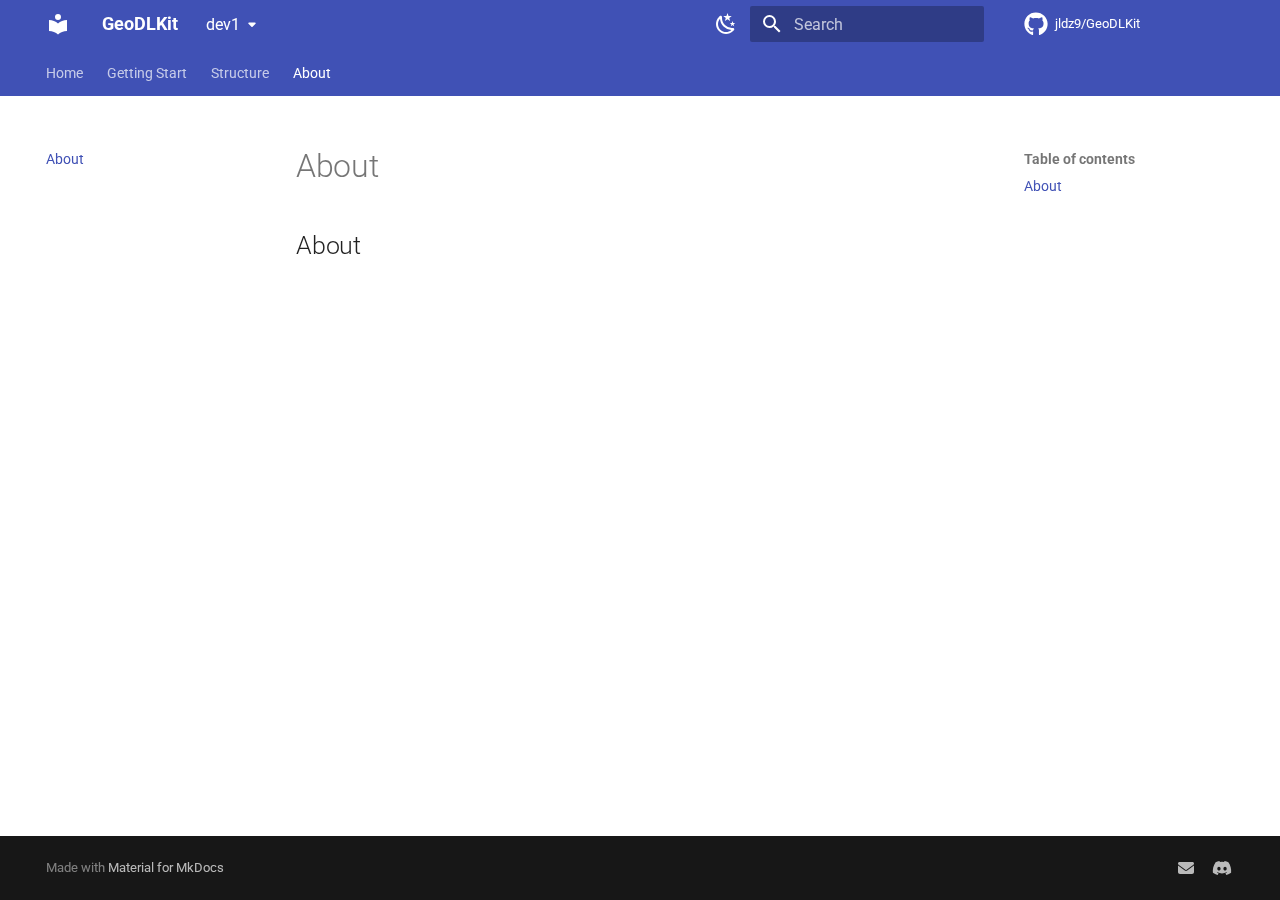
<file: dev1/about/index.html>
<!doctype html>
<html lang="en" class="no-js">
  <head>
    
      <meta charset="utf-8">
      <meta name="viewport" content="width=device-width,initial-scale=1">
      
      
      
        <link rel="canonical" href="https://jldz9.github.io/GeoDLKit/dev1/about/">
      
      
        <link rel="prev" href="../flowchart/main_program/">
      
      
      
      <link rel="icon" href="../assets/images/favicon.png">
      <meta name="generator" content="mkdocs-1.6.1, mkdocs-material-9.6.14">
    
    
      
        <title>About - GeoDLKit</title>
      
    
    
      <link rel="stylesheet" href="../assets/stylesheets/main.342714a4.min.css">
      
        
        <link rel="stylesheet" href="../assets/stylesheets/palette.06af60db.min.css">
      
      


    
    
      
    
    
      
        
        
        <link rel="preconnect" href="https://fonts.gstatic.com" crossorigin>
        <link rel="stylesheet" href="https://fonts.googleapis.com/css?family=Roboto:300,300i,400,400i,700,700i%7CRoboto+Mono:400,400i,700,700i&display=fallback">
        <style>:root{--md-text-font:"Roboto";--md-code-font:"Roboto Mono"}</style>
      
    
    
    <script>__md_scope=new URL("..",location),__md_hash=e=>[...e].reduce(((e,_)=>(e<<5)-e+_.charCodeAt(0)),0),__md_get=(e,_=localStorage,t=__md_scope)=>JSON.parse(_.getItem(t.pathname+"."+e)),__md_set=(e,_,t=localStorage,a=__md_scope)=>{try{t.setItem(a.pathname+"."+e,JSON.stringify(_))}catch(e){}}</script>
    
      

    
    
    
  </head>
  
  
    
    
      
    
    
    
    
    <body dir="ltr" data-md-color-scheme="default" data-md-color-primary="indigo" data-md-color-accent="indigo">
  
    
    <input class="md-toggle" data-md-toggle="drawer" type="checkbox" id="__drawer" autocomplete="off">
    <input class="md-toggle" data-md-toggle="search" type="checkbox" id="__search" autocomplete="off">
    <label class="md-overlay" for="__drawer"></label>
    <div data-md-component="skip">
      
        
        <a href="#about" class="md-skip">
          Skip to content
        </a>
      
    </div>
    <div data-md-component="announce">
      
    </div>
    
      <div data-md-color-scheme="default" data-md-component="outdated" hidden>
        
      </div>
    
    
      

<header class="md-header" data-md-component="header">
  <nav class="md-header__inner md-grid" aria-label="Header">
    <a href=".." title="GeoDLKit" class="md-header__button md-logo" aria-label="GeoDLKit" data-md-component="logo">
      
  
  <svg xmlns="http://www.w3.org/2000/svg" viewBox="0 0 24 24"><path d="M12 8a3 3 0 0 0 3-3 3 3 0 0 0-3-3 3 3 0 0 0-3 3 3 3 0 0 0 3 3m0 3.54C9.64 9.35 6.5 8 3 8v11c3.5 0 6.64 1.35 9 3.54 2.36-2.19 5.5-3.54 9-3.54V8c-3.5 0-6.64 1.35-9 3.54"/></svg>

    </a>
    <label class="md-header__button md-icon" for="__drawer">
      
      <svg xmlns="http://www.w3.org/2000/svg" viewBox="0 0 24 24"><path d="M3 6h18v2H3zm0 5h18v2H3zm0 5h18v2H3z"/></svg>
    </label>
    <div class="md-header__title" data-md-component="header-title">
      <div class="md-header__ellipsis">
        <div class="md-header__topic">
          <span class="md-ellipsis">
            GeoDLKit
          </span>
        </div>
        <div class="md-header__topic" data-md-component="header-topic">
          <span class="md-ellipsis">
            
              About
            
          </span>
        </div>
      </div>
    </div>
    
      
        <form class="md-header__option" data-md-component="palette">
  
    
    
    
    <input class="md-option" data-md-color-media="(prefers-color-scheme: light)" data-md-color-scheme="default" data-md-color-primary="indigo" data-md-color-accent="indigo"  aria-label="switch to dark mode"  type="radio" name="__palette" id="__palette_0">
    
      <label class="md-header__button md-icon" title="switch to dark mode" for="__palette_1" hidden>
        <svg xmlns="http://www.w3.org/2000/svg" viewBox="0 0 24 24"><path d="m17.75 4.09-2.53 1.94.91 3.06-2.63-1.81-2.63 1.81.91-3.06-2.53-1.94L12.44 4l1.06-3 1.06 3zm3.5 6.91-1.64 1.25.59 1.98-1.7-1.17-1.7 1.17.59-1.98L15.75 11l2.06-.05L18.5 9l.69 1.95zm-2.28 4.95c.83-.08 1.72 1.1 1.19 1.85-.32.45-.66.87-1.08 1.27C15.17 23 8.84 23 4.94 19.07c-3.91-3.9-3.91-10.24 0-14.14.4-.4.82-.76 1.27-1.08.75-.53 1.93.36 1.85 1.19-.27 2.86.69 5.83 2.89 8.02a9.96 9.96 0 0 0 8.02 2.89m-1.64 2.02a12.08 12.08 0 0 1-7.8-3.47c-2.17-2.19-3.33-5-3.49-7.82-2.81 3.14-2.7 7.96.31 10.98 3.02 3.01 7.84 3.12 10.98.31"/></svg>
      </label>
    
  
    
    
    
    <input class="md-option" data-md-color-media="(prefers-color-scheme: light)" data-md-color-scheme="slate" data-md-color-primary="black" data-md-color-accent="indigo"  aria-label="switch to light mode"  type="radio" name="__palette" id="__palette_1">
    
      <label class="md-header__button md-icon" title="switch to light mode" for="__palette_0" hidden>
        <svg xmlns="http://www.w3.org/2000/svg" viewBox="0 0 24 24"><path d="M12 7a5 5 0 0 1 5 5 5 5 0 0 1-5 5 5 5 0 0 1-5-5 5 5 0 0 1 5-5m0 2a3 3 0 0 0-3 3 3 3 0 0 0 3 3 3 3 0 0 0 3-3 3 3 0 0 0-3-3m0-7 2.39 3.42C13.65 5.15 12.84 5 12 5s-1.65.15-2.39.42zM3.34 7l4.16-.35A7.2 7.2 0 0 0 5.94 8.5c-.44.74-.69 1.5-.83 2.29zm.02 10 1.76-3.77a7.131 7.131 0 0 0 2.38 4.14zM20.65 7l-1.77 3.79a7.02 7.02 0 0 0-2.38-4.15zm-.01 10-4.14.36c.59-.51 1.12-1.14 1.54-1.86.42-.73.69-1.5.83-2.29zM12 22l-2.41-3.44c.74.27 1.55.44 2.41.44.82 0 1.63-.17 2.37-.44z"/></svg>
      </label>
    
  
</form>
      
    
    
      <script>var palette=__md_get("__palette");if(palette&&palette.color){if("(prefers-color-scheme)"===palette.color.media){var media=matchMedia("(prefers-color-scheme: light)"),input=document.querySelector(media.matches?"[data-md-color-media='(prefers-color-scheme: light)']":"[data-md-color-media='(prefers-color-scheme: dark)']");palette.color.media=input.getAttribute("data-md-color-media"),palette.color.scheme=input.getAttribute("data-md-color-scheme"),palette.color.primary=input.getAttribute("data-md-color-primary"),palette.color.accent=input.getAttribute("data-md-color-accent")}for(var[key,value]of Object.entries(palette.color))document.body.setAttribute("data-md-color-"+key,value)}</script>
    
    
    
      
      
        <label class="md-header__button md-icon" for="__search">
          
          <svg xmlns="http://www.w3.org/2000/svg" viewBox="0 0 24 24"><path d="M9.5 3A6.5 6.5 0 0 1 16 9.5c0 1.61-.59 3.09-1.56 4.23l.27.27h.79l5 5-1.5 1.5-5-5v-.79l-.27-.27A6.52 6.52 0 0 1 9.5 16 6.5 6.5 0 0 1 3 9.5 6.5 6.5 0 0 1 9.5 3m0 2C7 5 5 7 5 9.5S7 14 9.5 14 14 12 14 9.5 12 5 9.5 5"/></svg>
        </label>
        <div class="md-search" data-md-component="search" role="dialog">
  <label class="md-search__overlay" for="__search"></label>
  <div class="md-search__inner" role="search">
    <form class="md-search__form" name="search">
      <input type="text" class="md-search__input" name="query" aria-label="Search" placeholder="Search" autocapitalize="off" autocorrect="off" autocomplete="off" spellcheck="false" data-md-component="search-query" required>
      <label class="md-search__icon md-icon" for="__search">
        
        <svg xmlns="http://www.w3.org/2000/svg" viewBox="0 0 24 24"><path d="M9.5 3A6.5 6.5 0 0 1 16 9.5c0 1.61-.59 3.09-1.56 4.23l.27.27h.79l5 5-1.5 1.5-5-5v-.79l-.27-.27A6.52 6.52 0 0 1 9.5 16 6.5 6.5 0 0 1 3 9.5 6.5 6.5 0 0 1 9.5 3m0 2C7 5 5 7 5 9.5S7 14 9.5 14 14 12 14 9.5 12 5 9.5 5"/></svg>
        
        <svg xmlns="http://www.w3.org/2000/svg" viewBox="0 0 24 24"><path d="M20 11v2H8l5.5 5.5-1.42 1.42L4.16 12l7.92-7.92L13.5 5.5 8 11z"/></svg>
      </label>
      <nav class="md-search__options" aria-label="Search">
        
        <button type="reset" class="md-search__icon md-icon" title="Clear" aria-label="Clear" tabindex="-1">
          
          <svg xmlns="http://www.w3.org/2000/svg" viewBox="0 0 24 24"><path d="M19 6.41 17.59 5 12 10.59 6.41 5 5 6.41 10.59 12 5 17.59 6.41 19 12 13.41 17.59 19 19 17.59 13.41 12z"/></svg>
        </button>
      </nav>
      
        <div class="md-search__suggest" data-md-component="search-suggest"></div>
      
    </form>
    <div class="md-search__output">
      <div class="md-search__scrollwrap" tabindex="0" data-md-scrollfix>
        <div class="md-search-result" data-md-component="search-result">
          <div class="md-search-result__meta">
            Initializing search
          </div>
          <ol class="md-search-result__list" role="presentation"></ol>
        </div>
      </div>
    </div>
  </div>
</div>
      
    
    
      <div class="md-header__source">
        <a href="https://github.com/jldz9/GeoDLKit" title="Go to repository" class="md-source" data-md-component="source">
  <div class="md-source__icon md-icon">
    
    <svg xmlns="http://www.w3.org/2000/svg" viewBox="0 0 496 512"><!--! Font Awesome Free 6.7.2 by @fontawesome - https://fontawesome.com License - https://fontawesome.com/license/free (Icons: CC BY 4.0, Fonts: SIL OFL 1.1, Code: MIT License) Copyright 2024 Fonticons, Inc.--><path d="M165.9 397.4c0 2-2.3 3.6-5.2 3.6-3.3.3-5.6-1.3-5.6-3.6 0-2 2.3-3.6 5.2-3.6 3-.3 5.6 1.3 5.6 3.6m-31.1-4.5c-.7 2 1.3 4.3 4.3 4.9 2.6 1 5.6 0 6.2-2s-1.3-4.3-4.3-5.2c-2.6-.7-5.5.3-6.2 2.3m44.2-1.7c-2.9.7-4.9 2.6-4.6 4.9.3 2 2.9 3.3 5.9 2.6 2.9-.7 4.9-2.6 4.6-4.6-.3-1.9-3-3.2-5.9-2.9M244.8 8C106.1 8 0 113.3 0 252c0 110.9 69.8 205.8 169.5 239.2 12.8 2.3 17.3-5.6 17.3-12.1 0-6.2-.3-40.4-.3-61.4 0 0-70 15-84.7-29.8 0 0-11.4-29.1-27.8-36.6 0 0-22.9-15.7 1.6-15.4 0 0 24.9 2 38.6 25.8 21.9 38.6 58.6 27.5 72.9 20.9 2.3-16 8.8-27.1 16-33.7-55.9-6.2-112.3-14.3-112.3-110.5 0-27.5 7.6-41.3 23.6-58.9-2.6-6.5-11.1-33.3 2.6-67.9 20.9-6.5 69 27 69 27 20-5.6 41.5-8.5 62.8-8.5s42.8 2.9 62.8 8.5c0 0 48.1-33.6 69-27 13.7 34.7 5.2 61.4 2.6 67.9 16 17.7 25.8 31.5 25.8 58.9 0 96.5-58.9 104.2-114.8 110.5 9.2 7.9 17 22.9 17 46.4 0 33.7-.3 75.4-.3 83.6 0 6.5 4.6 14.4 17.3 12.1C428.2 457.8 496 362.9 496 252 496 113.3 383.5 8 244.8 8M97.2 352.9c-1.3 1-1 3.3.7 5.2 1.6 1.6 3.9 2.3 5.2 1 1.3-1 1-3.3-.7-5.2-1.6-1.6-3.9-2.3-5.2-1m-10.8-8.1c-.7 1.3.3 2.9 2.3 3.9 1.6 1 3.6.7 4.3-.7.7-1.3-.3-2.9-2.3-3.9-2-.6-3.6-.3-4.3.7m32.4 35.6c-1.6 1.3-1 4.3 1.3 6.2 2.3 2.3 5.2 2.6 6.5 1 1.3-1.3.7-4.3-1.3-6.2-2.2-2.3-5.2-2.6-6.5-1m-11.4-14.7c-1.6 1-1.6 3.6 0 5.9s4.3 3.3 5.6 2.3c1.6-1.3 1.6-3.9 0-6.2-1.4-2.3-4-3.3-5.6-2"/></svg>
  </div>
  <div class="md-source__repository">
    jldz9/GeoDLKit
  </div>
</a>
      </div>
    
  </nav>
  
</header>
    
    <div class="md-container" data-md-component="container">
      
      
        
          
            
<nav class="md-tabs" aria-label="Tabs" data-md-component="tabs">
  <div class="md-grid">
    <ul class="md-tabs__list">
      
        
  
  
  
  
    <li class="md-tabs__item">
      <a href=".." class="md-tabs__link">
        
  
  
    
  
  Home

      </a>
    </li>
  

      
        
  
  
  
  
    
    
      <li class="md-tabs__item">
        <a href="../getting_start/" class="md-tabs__link">
          
  
  
  Getting Start

        </a>
      </li>
    
  

      
        
  
  
  
  
    
    
      <li class="md-tabs__item">
        <a href="../flowchart/main_program/" class="md-tabs__link">
          
  
  
  Structure

        </a>
      </li>
    
  

      
        
  
  
  
    
  
  
    <li class="md-tabs__item md-tabs__item--active">
      <a href="./" class="md-tabs__link">
        
  
  
    
  
  About

      </a>
    </li>
  

      
    </ul>
  </div>
</nav>
          
        
      
      <main class="md-main" data-md-component="main">
        <div class="md-main__inner md-grid">
          
            
              
              <div class="md-sidebar md-sidebar--primary" data-md-component="sidebar" data-md-type="navigation" >
                <div class="md-sidebar__scrollwrap">
                  <div class="md-sidebar__inner">
                    


  


<nav class="md-nav md-nav--primary md-nav--lifted" aria-label="Navigation" data-md-level="0">
  <label class="md-nav__title" for="__drawer">
    <a href=".." title="GeoDLKit" class="md-nav__button md-logo" aria-label="GeoDLKit" data-md-component="logo">
      
  
  <svg xmlns="http://www.w3.org/2000/svg" viewBox="0 0 24 24"><path d="M12 8a3 3 0 0 0 3-3 3 3 0 0 0-3-3 3 3 0 0 0-3 3 3 3 0 0 0 3 3m0 3.54C9.64 9.35 6.5 8 3 8v11c3.5 0 6.64 1.35 9 3.54 2.36-2.19 5.5-3.54 9-3.54V8c-3.5 0-6.64 1.35-9 3.54"/></svg>

    </a>
    GeoDLKit
  </label>
  
    <div class="md-nav__source">
      <a href="https://github.com/jldz9/GeoDLKit" title="Go to repository" class="md-source" data-md-component="source">
  <div class="md-source__icon md-icon">
    
    <svg xmlns="http://www.w3.org/2000/svg" viewBox="0 0 496 512"><!--! Font Awesome Free 6.7.2 by @fontawesome - https://fontawesome.com License - https://fontawesome.com/license/free (Icons: CC BY 4.0, Fonts: SIL OFL 1.1, Code: MIT License) Copyright 2024 Fonticons, Inc.--><path d="M165.9 397.4c0 2-2.3 3.6-5.2 3.6-3.3.3-5.6-1.3-5.6-3.6 0-2 2.3-3.6 5.2-3.6 3-.3 5.6 1.3 5.6 3.6m-31.1-4.5c-.7 2 1.3 4.3 4.3 4.9 2.6 1 5.6 0 6.2-2s-1.3-4.3-4.3-5.2c-2.6-.7-5.5.3-6.2 2.3m44.2-1.7c-2.9.7-4.9 2.6-4.6 4.9.3 2 2.9 3.3 5.9 2.6 2.9-.7 4.9-2.6 4.6-4.6-.3-1.9-3-3.2-5.9-2.9M244.8 8C106.1 8 0 113.3 0 252c0 110.9 69.8 205.8 169.5 239.2 12.8 2.3 17.3-5.6 17.3-12.1 0-6.2-.3-40.4-.3-61.4 0 0-70 15-84.7-29.8 0 0-11.4-29.1-27.8-36.6 0 0-22.9-15.7 1.6-15.4 0 0 24.9 2 38.6 25.8 21.9 38.6 58.6 27.5 72.9 20.9 2.3-16 8.8-27.1 16-33.7-55.9-6.2-112.3-14.3-112.3-110.5 0-27.5 7.6-41.3 23.6-58.9-2.6-6.5-11.1-33.3 2.6-67.9 20.9-6.5 69 27 69 27 20-5.6 41.5-8.5 62.8-8.5s42.8 2.9 62.8 8.5c0 0 48.1-33.6 69-27 13.7 34.7 5.2 61.4 2.6 67.9 16 17.7 25.8 31.5 25.8 58.9 0 96.5-58.9 104.2-114.8 110.5 9.2 7.9 17 22.9 17 46.4 0 33.7-.3 75.4-.3 83.6 0 6.5 4.6 14.4 17.3 12.1C428.2 457.8 496 362.9 496 252 496 113.3 383.5 8 244.8 8M97.2 352.9c-1.3 1-1 3.3.7 5.2 1.6 1.6 3.9 2.3 5.2 1 1.3-1 1-3.3-.7-5.2-1.6-1.6-3.9-2.3-5.2-1m-10.8-8.1c-.7 1.3.3 2.9 2.3 3.9 1.6 1 3.6.7 4.3-.7.7-1.3-.3-2.9-2.3-3.9-2-.6-3.6-.3-4.3.7m32.4 35.6c-1.6 1.3-1 4.3 1.3 6.2 2.3 2.3 5.2 2.6 6.5 1 1.3-1.3.7-4.3-1.3-6.2-2.2-2.3-5.2-2.6-6.5-1m-11.4-14.7c-1.6 1-1.6 3.6 0 5.9s4.3 3.3 5.6 2.3c1.6-1.3 1.6-3.9 0-6.2-1.4-2.3-4-3.3-5.6-2"/></svg>
  </div>
  <div class="md-source__repository">
    jldz9/GeoDLKit
  </div>
</a>
    </div>
  
  <ul class="md-nav__list" data-md-scrollfix>
    
      
      
  
  
  
  
    <li class="md-nav__item">
      <a href=".." class="md-nav__link">
        
  
  
  <span class="md-ellipsis">
    Home
    
  </span>
  

      </a>
    </li>
  

    
      
      
  
  
  
  
    
    
    
    
      
      
        
      
    
    
    <li class="md-nav__item md-nav__item--nested">
      
        
        
          
        
        <input class="md-nav__toggle md-toggle md-toggle--indeterminate" type="checkbox" id="__nav_2" >
        
          
          <label class="md-nav__link" for="__nav_2" id="__nav_2_label" tabindex="0">
            
  
  
  <span class="md-ellipsis">
    Getting Start
    
  </span>
  

            <span class="md-nav__icon md-icon"></span>
          </label>
        
        <nav class="md-nav" data-md-level="1" aria-labelledby="__nav_2_label" aria-expanded="false">
          <label class="md-nav__title" for="__nav_2">
            <span class="md-nav__icon md-icon"></span>
            Getting Start
          </label>
          <ul class="md-nav__list" data-md-scrollfix>
            
              
                
  
  
  
  
    <li class="md-nav__item">
      <a href="../getting_start/" class="md-nav__link">
        
  
  
  <span class="md-ellipsis">
    Installation
    
  </span>
  

      </a>
    </li>
  

              
            
              
                
  
  
  
  
    <li class="md-nav__item">
      <a href="../getting_start/basic_usage/" class="md-nav__link">
        
  
  
  <span class="md-ellipsis">
    Basic Usage
    
  </span>
  

      </a>
    </li>
  

              
            
          </ul>
        </nav>
      
    </li>
  

    
      
      
  
  
  
  
    
    
    
    
      
      
        
      
    
    
    <li class="md-nav__item md-nav__item--nested">
      
        
        
          
        
        <input class="md-nav__toggle md-toggle md-toggle--indeterminate" type="checkbox" id="__nav_3" >
        
          
          <label class="md-nav__link" for="__nav_3" id="__nav_3_label" tabindex="0">
            
  
  
  <span class="md-ellipsis">
    Structure
    
  </span>
  

            <span class="md-nav__icon md-icon"></span>
          </label>
        
        <nav class="md-nav" data-md-level="1" aria-labelledby="__nav_3_label" aria-expanded="false">
          <label class="md-nav__title" for="__nav_3">
            <span class="md-nav__icon md-icon"></span>
            Structure
          </label>
          <ul class="md-nav__list" data-md-scrollfix>
            
              
                
  
  
  
  
    <li class="md-nav__item">
      <a href="../flowchart/main_program/" class="md-nav__link">
        
  
  
  <span class="md-ellipsis">
    Main Program
    
  </span>
  

      </a>
    </li>
  

              
            
          </ul>
        </nav>
      
    </li>
  

    
      
      
  
  
    
  
  
  
    <li class="md-nav__item md-nav__item--active">
      
      <input class="md-nav__toggle md-toggle" type="checkbox" id="__toc">
      
      
      
        <label class="md-nav__link md-nav__link--active" for="__toc">
          
  
  
  <span class="md-ellipsis">
    About
    
  </span>
  

          <span class="md-nav__icon md-icon"></span>
        </label>
      
      <a href="./" class="md-nav__link md-nav__link--active">
        
  
  
  <span class="md-ellipsis">
    About
    
  </span>
  

      </a>
      
        

<nav class="md-nav md-nav--secondary" aria-label="Table of contents">
  
  
  
  
    <label class="md-nav__title" for="__toc">
      <span class="md-nav__icon md-icon"></span>
      Table of contents
    </label>
    <ul class="md-nav__list" data-md-component="toc" data-md-scrollfix>
      
        <li class="md-nav__item">
  <a href="#about" class="md-nav__link">
    <span class="md-ellipsis">
      About
    </span>
  </a>
  
</li>
      
    </ul>
  
</nav>
      
    </li>
  

    
  </ul>
</nav>
                  </div>
                </div>
              </div>
            
            
              
              <div class="md-sidebar md-sidebar--secondary" data-md-component="sidebar" data-md-type="toc" >
                <div class="md-sidebar__scrollwrap">
                  <div class="md-sidebar__inner">
                    

<nav class="md-nav md-nav--secondary" aria-label="Table of contents">
  
  
  
  
    <label class="md-nav__title" for="__toc">
      <span class="md-nav__icon md-icon"></span>
      Table of contents
    </label>
    <ul class="md-nav__list" data-md-component="toc" data-md-scrollfix>
      
        <li class="md-nav__item">
  <a href="#about" class="md-nav__link">
    <span class="md-ellipsis">
      About
    </span>
  </a>
  
</li>
      
    </ul>
  
</nav>
                  </div>
                </div>
              </div>
            
          
          
            <div class="md-content" data-md-component="content">
              <article class="md-content__inner md-typeset">
                
                  


  
  


  <h1>About</h1>

<h2 id="about">About</h2>












                
              </article>
            </div>
          
          
<script>var target=document.getElementById(location.hash.slice(1));target&&target.name&&(target.checked=target.name.startsWith("__tabbed_"))</script>
        </div>
        
          <button type="button" class="md-top md-icon" data-md-component="top" hidden>
  
  <svg xmlns="http://www.w3.org/2000/svg" viewBox="0 0 24 24"><path d="M13 20h-2V8l-5.5 5.5-1.42-1.42L12 4.16l7.92 7.92-1.42 1.42L13 8z"/></svg>
  Back to top
</button>
        
      </main>
      
        <footer class="md-footer">
  
  <div class="md-footer-meta md-typeset">
    <div class="md-footer-meta__inner md-grid">
      <div class="md-copyright">
  
  
    Made with
    <a href="https://squidfunk.github.io/mkdocs-material/" target="_blank" rel="noopener">
      Material for MkDocs
    </a>
  
</div>
      
        <div class="md-social">
  
    
    
    
    
    <a href="jiaweiliwork@outlook.com" target="_blank" rel="noopener" title="Email me" class="md-social__link">
      <svg xmlns="http://www.w3.org/2000/svg" viewBox="0 0 512 512"><!--! Font Awesome Free 6.7.2 by @fontawesome - https://fontawesome.com License - https://fontawesome.com/license/free (Icons: CC BY 4.0, Fonts: SIL OFL 1.1, Code: MIT License) Copyright 2024 Fonticons, Inc.--><path d="M48 64C21.5 64 0 85.5 0 112c0 15.1 7.1 29.3 19.2 38.4l217.6 163.2c11.4 8.5 27 8.5 38.4 0l217.6-163.2c12.1-9.1 19.2-23.3 19.2-38.4 0-26.5-21.5-48-48-48zM0 176v208c0 35.3 28.7 64 64 64h384c35.3 0 64-28.7 64-64V176L294.4 339.2a63.9 63.9 0 0 1-76.8 0z"/></svg>
    </a>
  
    
    
    
    
    <a href="https://discord.gg/RJJM42MBUU" target="_blank" rel="noopener" title="Discord" class="md-social__link">
      <svg xmlns="http://www.w3.org/2000/svg" viewBox="0 0 640 512"><!--! Font Awesome Free 6.7.2 by @fontawesome - https://fontawesome.com License - https://fontawesome.com/license/free (Icons: CC BY 4.0, Fonts: SIL OFL 1.1, Code: MIT License) Copyright 2024 Fonticons, Inc.--><path d="M524.531 69.836a1.5 1.5 0 0 0-.764-.7A485 485 0 0 0 404.081 32.03a1.82 1.82 0 0 0-1.923.91 338 338 0 0 0-14.9 30.6 447.9 447.9 0 0 0-134.426 0 310 310 0 0 0-15.135-30.6 1.89 1.89 0 0 0-1.924-.91 483.7 483.7 0 0 0-119.688 37.107 1.7 1.7 0 0 0-.788.676C39.068 183.651 18.186 294.69 28.43 404.354a2.02 2.02 0 0 0 .765 1.375 487.7 487.7 0 0 0 146.825 74.189 1.9 1.9 0 0 0 2.063-.676A348 348 0 0 0 208.12 430.4a1.86 1.86 0 0 0-1.019-2.588 321 321 0 0 1-45.868-21.853 1.885 1.885 0 0 1-.185-3.126 251 251 0 0 0 9.109-7.137 1.82 1.82 0 0 1 1.9-.256c96.229 43.917 200.41 43.917 295.5 0a1.81 1.81 0 0 1 1.924.233 235 235 0 0 0 9.132 7.16 1.884 1.884 0 0 1-.162 3.126 301.4 301.4 0 0 1-45.89 21.83 1.875 1.875 0 0 0-1 2.611 391 391 0 0 0 30.014 48.815 1.86 1.86 0 0 0 2.063.7A486 486 0 0 0 610.7 405.729a1.88 1.88 0 0 0 .765-1.352c12.264-126.783-20.532-236.912-86.934-334.541M222.491 337.58c-28.972 0-52.844-26.587-52.844-59.239s23.409-59.241 52.844-59.241c29.665 0 53.306 26.82 52.843 59.239 0 32.654-23.41 59.241-52.843 59.241m195.38 0c-28.971 0-52.843-26.587-52.843-59.239s23.409-59.241 52.843-59.241c29.667 0 53.307 26.82 52.844 59.239 0 32.654-23.177 59.241-52.844 59.241"/></svg>
    </a>
  
</div>
      
    </div>
  </div>
</footer>
      
    </div>
    <div class="md-dialog" data-md-component="dialog">
      <div class="md-dialog__inner md-typeset"></div>
    </div>
    
    
    
      
      <script id="__config" type="application/json">{"base": "..", "features": ["navigation.instant", "navigation.tabs", "navigation.sections", "navigation.expand", "toc.follow", "navigation.top", "search.suggest", "search.highlight", "header.autohide", "content.code.copy"], "search": "../assets/javascripts/workers/search.d50fe291.min.js", "tags": null, "translations": {"clipboard.copied": "Copied to clipboard", "clipboard.copy": "Copy to clipboard", "search.result.more.one": "1 more on this page", "search.result.more.other": "# more on this page", "search.result.none": "No matching documents", "search.result.one": "1 matching document", "search.result.other": "# matching documents", "search.result.placeholder": "Type to start searching", "search.result.term.missing": "Missing", "select.version": "Select version"}, "version": {"provider": "mike"}}</script>
    
    
      <script src="../assets/javascripts/bundle.13a4f30d.min.js"></script>
      
    
  </body>
</html>
</file>
<file: dev1/assets/stylesheets/main.342714a4.min.css>
@charset "UTF-8";html{-webkit-text-size-adjust:none;-moz-text-size-adjust:none;text-size-adjust:none;box-sizing:border-box}*,:after,:before{box-sizing:inherit}@media (prefers-reduced-motion){*,:after,:before{transition:none!important}}body{margin:0}a,button,input,label{-webkit-tap-highlight-color:transparent}a{color:inherit;text-decoration:none}hr{border:0;box-sizing:initial;display:block;height:.05rem;overflow:visible;padding:0}small{font-size:80%}sub,sup{line-height:1em}img{border-style:none}table{border-collapse:initial;border-spacing:0}td,th{font-weight:400;vertical-align:top}button{background:#0000;border:0;font-family:inherit;font-size:inherit;margin:0;padding:0}input{border:0;outline:none}:root{--md-primary-fg-color:#4051b5;--md-primary-fg-color--light:#5d6cc0;--md-primary-fg-color--dark:#303fa1;--md-primary-bg-color:#fff;--md-primary-bg-color--light:#ffffffb3;--md-accent-fg-color:#526cfe;--md-accent-fg-color--transparent:#526cfe1a;--md-accent-bg-color:#fff;--md-accent-bg-color--light:#ffffffb3}[data-md-color-scheme=default]{color-scheme:light}[data-md-color-scheme=default] img[src$="#gh-dark-mode-only"],[data-md-color-scheme=default] img[src$="#only-dark"]{display:none}:root,[data-md-color-scheme=default]{--md-hue:225deg;--md-default-fg-color:#000000de;--md-default-fg-color--light:#0000008a;--md-default-fg-color--lighter:#00000052;--md-default-fg-color--lightest:#00000012;--md-default-bg-color:#fff;--md-default-bg-color--light:#ffffffb3;--md-default-bg-color--lighter:#ffffff4d;--md-default-bg-color--lightest:#ffffff1f;--md-code-fg-color:#36464e;--md-code-bg-color:#f5f5f5;--md-code-hl-color:#4287ff;--md-code-hl-color--light:#4287ff1a;--md-code-hl-number-color:#d52a2a;--md-code-hl-special-color:#db1457;--md-code-hl-function-color:#a846b9;--md-code-hl-constant-color:#6e59d9;--md-code-hl-keyword-color:#3f6ec6;--md-code-hl-string-color:#1c7d4d;--md-code-hl-name-color:var(--md-code-fg-color);--md-code-hl-operator-color:var(--md-default-fg-color--light);--md-code-hl-punctuation-color:var(--md-default-fg-color--light);--md-code-hl-comment-color:var(--md-default-fg-color--light);--md-code-hl-generic-color:var(--md-default-fg-color--light);--md-code-hl-variable-color:var(--md-default-fg-color--light);--md-typeset-color:var(--md-default-fg-color);--md-typeset-a-color:var(--md-primary-fg-color);--md-typeset-del-color:#f5503d26;--md-typeset-ins-color:#0bd57026;--md-typeset-kbd-color:#fafafa;--md-typeset-kbd-accent-color:#fff;--md-typeset-kbd-border-color:#b8b8b8;--md-typeset-mark-color:#ffff0080;--md-typeset-table-color:#0000001f;--md-typeset-table-color--light:rgba(0,0,0,.035);--md-admonition-fg-color:var(--md-default-fg-color);--md-admonition-bg-color:var(--md-default-bg-color);--md-warning-fg-color:#000000de;--md-warning-bg-color:#ff9;--md-footer-fg-color:#fff;--md-footer-fg-color--light:#ffffffb3;--md-footer-fg-color--lighter:#ffffff73;--md-footer-bg-color:#000000de;--md-footer-bg-color--dark:#00000052;--md-shadow-z1:0 0.2rem 0.5rem #0000000d,0 0 0.05rem #0000001a;--md-shadow-z2:0 0.2rem 0.5rem #0000001a,0 0 0.05rem #00000040;--md-shadow-z3:0 0.2rem 0.5rem #0003,0 0 0.05rem #00000059}.md-icon svg{fill:currentcolor;display:block;height:1.2rem;width:1.2rem}body{-webkit-font-smoothing:antialiased;-moz-osx-font-smoothing:grayscale;--md-text-font-family:var(--md-text-font,_),-apple-system,BlinkMacSystemFont,Helvetica,Arial,sans-serif;--md-code-font-family:var(--md-code-font,_),SFMono-Regular,Consolas,Menlo,monospace}aside,body,input{font-feature-settings:"kern","liga";color:var(--md-typeset-color);font-family:var(--md-text-font-family)}code,kbd,pre{font-feature-settings:"kern";font-family:var(--md-code-font-family)}:root{--md-typeset-table-sort-icon:url('data:image/svg+xml;charset=utf-8,<svg xmlns="http://www.w3.org/2000/svg" viewBox="0 0 24 24"><path d="m18 21-4-4h3V7h-3l4-4 4 4h-3v10h3M2 19v-2h10v2M2 13v-2h7v2M2 7V5h4v2z"/></svg>');--md-typeset-table-sort-icon--asc:url('data:image/svg+xml;charset=utf-8,<svg xmlns="http://www.w3.org/2000/svg" viewBox="0 0 24 24"><path d="M19 17h3l-4 4-4-4h3V3h2M2 17h10v2H2M6 5v2H2V5m0 6h7v2H2z"/></svg>');--md-typeset-table-sort-icon--desc:url('data:image/svg+xml;charset=utf-8,<svg xmlns="http://www.w3.org/2000/svg" viewBox="0 0 24 24"><path d="M19 7h3l-4-4-4 4h3v14h2M2 17h10v2H2M6 5v2H2V5m0 6h7v2H2z"/></svg>')}.md-typeset{-webkit-print-color-adjust:exact;color-adjust:exact;font-size:.8rem;line-height:1.6;overflow-wrap:break-word}@media print{.md-typeset{font-size:.68rem}}.md-typeset blockquote,.md-typeset dl,.md-typeset figure,.md-typeset ol,.md-typeset pre,.md-typeset ul{margin-bottom:1em;margin-top:1em}.md-typeset h1{color:var(--md-default-fg-color--light);font-size:2em;line-height:1.3;margin:0 0 1.25em}.md-typeset h1,.md-typeset h2{font-weight:300;letter-spacing:-.01em}.md-typeset h2{font-size:1.5625em;line-height:1.4;margin:1.6em 0 .64em}.md-typeset h3{font-size:1.25em;font-weight:400;letter-spacing:-.01em;line-height:1.5;margin:1.6em 0 .8em}.md-typeset h2+h3{margin-top:.8em}.md-typeset h4{font-weight:700;letter-spacing:-.01em;margin:1em 0}.md-typeset h5,.md-typeset h6{color:var(--md-default-fg-color--light);font-size:.8em;font-weight:700;letter-spacing:-.01em;margin:1.25em 0}.md-typeset h5{text-transform:uppercase}.md-typeset h5 code{text-transform:none}.md-typeset hr{border-bottom:.05rem solid var(--md-default-fg-color--lightest);display:flow-root;margin:1.5em 0}.md-typeset a{color:var(--md-typeset-a-color);word-break:break-word}.md-typeset a,.md-typeset a:before{transition:color 125ms}.md-typeset a:focus,.md-typeset a:hover{color:var(--md-accent-fg-color)}.md-typeset a:focus code,.md-typeset a:hover code{background-color:var(--md-accent-fg-color--transparent)}.md-typeset a code{color:currentcolor;transition:background-color 125ms}.md-typeset a.focus-visible{outline-color:var(--md-accent-fg-color);outline-offset:.2rem}.md-typeset code,.md-typeset kbd,.md-typeset pre{color:var(--md-code-fg-color);direction:ltr;font-variant-ligatures:none}@media print{.md-typeset code,.md-typeset kbd,.md-typeset pre{white-space:pre-wrap}}.md-typeset code{background-color:var(--md-code-bg-color);border-radius:.1rem;-webkit-box-decoration-break:clone;box-decoration-break:clone;font-size:.85em;padding:0 .2941176471em;word-break:break-word}.md-typeset code:not(.focus-visible){-webkit-tap-highlight-color:transparent;outline:none}.md-typeset pre{display:flow-root;line-height:1.4;position:relative}.md-typeset pre>code{-webkit-box-decoration-break:slice;box-decoration-break:slice;box-shadow:none;display:block;margin:0;outline-color:var(--md-accent-fg-color);overflow:auto;padding:.7720588235em 1.1764705882em;scrollbar-color:var(--md-default-fg-color--lighter) #0000;scrollbar-width:thin;touch-action:auto;word-break:normal}.md-typeset pre>code:hover{scrollbar-color:var(--md-accent-fg-color) #0000}.md-typeset pre>code::-webkit-scrollbar{height:.2rem;width:.2rem}.md-typeset pre>code::-webkit-scrollbar-thumb{background-color:var(--md-default-fg-color--lighter)}.md-typeset pre>code::-webkit-scrollbar-thumb:hover{background-color:var(--md-accent-fg-color)}.md-typeset kbd{background-color:var(--md-typeset-kbd-color);border-radius:.1rem;box-shadow:0 .1rem 0 .05rem var(--md-typeset-kbd-border-color),0 .1rem 0 var(--md-typeset-kbd-border-color),0 -.1rem .2rem var(--md-typeset-kbd-accent-color) inset;color:var(--md-default-fg-color);display:inline-block;font-size:.75em;padding:0 .6666666667em;vertical-align:text-top;word-break:break-word}.md-typeset mark{background-color:var(--md-typeset-mark-color);-webkit-box-decoration-break:clone;box-decoration-break:clone;color:inherit;word-break:break-word}.md-typeset abbr{border-bottom:.05rem dotted var(--md-default-fg-color--light);cursor:help;text-decoration:none}.md-typeset small{opacity:.75}[dir=ltr] .md-typeset sub,[dir=ltr] .md-typeset sup{margin-left:.078125em}[dir=rtl] .md-typeset sub,[dir=rtl] .md-typeset sup{margin-right:.078125em}[dir=ltr] .md-typeset blockquote{padding-left:.6rem}[dir=rtl] .md-typeset blockquote{padding-right:.6rem}[dir=ltr] .md-typeset blockquote{border-left:.2rem solid var(--md-default-fg-color--lighter)}[dir=rtl] .md-typeset blockquote{border-right:.2rem solid var(--md-default-fg-color--lighter)}.md-typeset blockquote{color:var(--md-default-fg-color--light);margin-left:0;margin-right:0}.md-typeset ul{list-style-type:disc}.md-typeset ul[type]{list-style-type:revert-layer}[dir=ltr] .md-typeset ol,[dir=ltr] .md-typeset ul{margin-left:.625em}[dir=rtl] .md-typeset ol,[dir=rtl] .md-typeset ul{margin-right:.625em}.md-typeset ol,.md-typeset ul{padding:0}.md-typeset ol:not([hidden]),.md-typeset ul:not([hidden]){display:flow-root}.md-typeset ol ol,.md-typeset ul ol{list-style-type:lower-alpha}.md-typeset ol ol ol,.md-typeset ul ol ol{list-style-type:lower-roman}.md-typeset ol ol ol ol,.md-typeset ul ol ol ol{list-style-type:upper-alpha}.md-typeset ol ol ol ol ol,.md-typeset ul ol ol ol ol{list-style-type:upper-roman}.md-typeset ol[type],.md-typeset ul[type]{list-style-type:revert-layer}[dir=ltr] .md-typeset ol li,[dir=ltr] .md-typeset ul li{margin-left:1.25em}[dir=rtl] .md-typeset ol li,[dir=rtl] .md-typeset ul li{margin-right:1.25em}.md-typeset ol li,.md-typeset ul li{margin-bottom:.5em}.md-typeset ol li blockquote,.md-typeset ol li p,.md-typeset ul li blockquote,.md-typeset ul li p{margin:.5em 0}.md-typeset ol li:last-child,.md-typeset ul li:last-child{margin-bottom:0}[dir=ltr] .md-typeset ol li ol,[dir=ltr] .md-typeset ol li ul,[dir=ltr] .md-typeset ul li ol,[dir=ltr] .md-typeset ul li ul{margin-left:.625em}[dir=rtl] .md-typeset ol li ol,[dir=rtl] .md-typeset ol li ul,[dir=rtl] .md-typeset ul li ol,[dir=rtl] .md-typeset ul li ul{margin-right:.625em}.md-typeset ol li ol,.md-typeset ol li ul,.md-typeset ul li ol,.md-typeset ul li ul{margin-bottom:.5em;margin-top:.5em}[dir=ltr] .md-typeset dd{margin-left:1.875em}[dir=rtl] .md-typeset dd{margin-right:1.875em}.md-typeset dd{margin-bottom:1.5em;margin-top:1em}.md-typeset img,.md-typeset svg,.md-typeset video{height:auto;max-width:100%}.md-typeset img[align=left]{margin:1em 1em 1em 0}.md-typeset img[align=right]{margin:1em 0 1em 1em}.md-typeset img[align]:only-child{margin-top:0}.md-typeset figure{display:flow-root;margin:1em auto;max-width:100%;text-align:center;width:-moz-fit-content;width:fit-content}.md-typeset figure img{display:block;margin:0 auto}.md-typeset figcaption{font-style:italic;margin:1em auto;max-width:24rem}.md-typeset iframe{max-width:100%}.md-typeset table:not([class]){background-color:var(--md-default-bg-color);border:.05rem solid var(--md-typeset-table-color);border-radius:.1rem;display:inline-block;font-size:.64rem;max-width:100%;overflow:auto;touch-action:auto}@media print{.md-typeset table:not([class]){display:table}}.md-typeset table:not([class])+*{margin-top:1.5em}.md-typeset table:not([class]) td>:first-child,.md-typeset table:not([class]) th>:first-child{margin-top:0}.md-typeset table:not([class]) td>:last-child,.md-typeset table:not([class]) th>:last-child{margin-bottom:0}.md-typeset table:not([class]) td:not([align]),.md-typeset table:not([class]) th:not([align]){text-align:left}[dir=rtl] .md-typeset table:not([class]) td:not([align]),[dir=rtl] .md-typeset table:not([class]) th:not([align]){text-align:right}.md-typeset table:not([class]) th{font-weight:700;min-width:5rem;padding:.9375em 1.25em;vertical-align:top}.md-typeset table:not([class]) td{border-top:.05rem solid var(--md-typeset-table-color);padding:.9375em 1.25em;vertical-align:top}.md-typeset table:not([class]) tbody tr{transition:background-color 125ms}.md-typeset table:not([class]) tbody tr:hover{background-color:var(--md-typeset-table-color--light);box-shadow:0 .05rem 0 var(--md-default-bg-color) inset}.md-typeset table:not([class]) a{word-break:normal}.md-typeset table th[role=columnheader]{cursor:pointer}[dir=ltr] .md-typeset table th[role=columnheader]:after{margin-left:.5em}[dir=rtl] .md-typeset table th[role=columnheader]:after{margin-right:.5em}.md-typeset table th[role=columnheader]:after{content:"";display:inline-block;height:1.2em;-webkit-mask-image:var(--md-typeset-table-sort-icon);mask-image:var(--md-typeset-table-sort-icon);-webkit-mask-repeat:no-repeat;mask-repeat:no-repeat;-webkit-mask-size:contain;mask-size:contain;transition:background-color 125ms;vertical-align:text-bottom;width:1.2em}.md-typeset table th[role=columnheader]:hover:after{background-color:var(--md-default-fg-color--lighter)}.md-typeset table th[role=columnheader][aria-sort=ascending]:after{background-color:var(--md-default-fg-color--light);-webkit-mask-image:var(--md-typeset-table-sort-icon--asc);mask-image:var(--md-typeset-table-sort-icon--asc)}.md-typeset table th[role=columnheader][aria-sort=descending]:after{background-color:var(--md-default-fg-color--light);-webkit-mask-image:var(--md-typeset-table-sort-icon--desc);mask-image:var(--md-typeset-table-sort-icon--desc)}.md-typeset__scrollwrap{margin:1em -.8rem;overflow-x:auto;touch-action:auto}.md-typeset__table{display:inline-block;margin-bottom:.5em;padding:0 .8rem}@media print{.md-typeset__table{display:block}}html .md-typeset__table table{display:table;margin:0;overflow:hidden;width:100%}@media screen and (max-width:44.984375em){.md-content__inner>pre{margin:1em -.8rem}.md-content__inner>pre code{border-radius:0}}.md-typeset .md-author{border-radius:100%;display:block;flex-shrink:0;height:1.6rem;overflow:hidden;position:relative;transition:color 125ms,transform 125ms;width:1.6rem}.md-typeset .md-author img{display:block}.md-typeset .md-author--more{background:var(--md-default-fg-color--lightest);color:var(--md-default-fg-color--lighter);font-size:.6rem;font-weight:700;line-height:1.6rem;text-align:center}.md-typeset .md-author--long{height:2.4rem;width:2.4rem}.md-typeset a.md-author{transform:scale(1)}.md-typeset a.md-author img{border-radius:100%;filter:grayscale(100%) opacity(75%);transition:filter 125ms}.md-typeset a.md-author:focus,.md-typeset a.md-author:hover{transform:scale(1.1);z-index:1}.md-typeset a.md-author:focus img,.md-typeset a.md-author:hover img{filter:grayscale(0)}.md-banner{background-color:var(--md-footer-bg-color);color:var(--md-footer-fg-color);overflow:auto}@media print{.md-banner{display:none}}.md-banner--warning{background-color:var(--md-warning-bg-color);color:var(--md-warning-fg-color)}.md-banner__inner{font-size:.7rem;margin:.6rem auto;padding:0 .8rem}[dir=ltr] .md-banner__button{float:right}[dir=rtl] .md-banner__button{float:left}.md-banner__button{color:inherit;cursor:pointer;transition:opacity .25s}.no-js .md-banner__button{display:none}.md-banner__button:hover{opacity:.7}html{font-size:125%;height:100%;overflow-x:hidden}@media screen and (min-width:100em){html{font-size:137.5%}}@media screen and (min-width:125em){html{font-size:150%}}body{background-color:var(--md-default-bg-color);display:flex;flex-direction:column;font-size:.5rem;min-height:100%;position:relative;width:100%}@media print{body{display:block}}@media screen and (max-width:59.984375em){body[data-md-scrolllock]{position:fixed}}.md-grid{margin-left:auto;margin-right:auto;max-width:61rem}.md-container{display:flex;flex-direction:column;flex-grow:1}@media print{.md-container{display:block}}.md-main{flex-grow:1}.md-main__inner{display:flex;height:100%;margin-top:1.5rem}.md-ellipsis{overflow:hidden;text-overflow:ellipsis}.md-toggle{display:none}.md-option{height:0;opacity:0;position:absolute;width:0}.md-option:checked+label:not([hidden]){display:block}.md-option.focus-visible+label{outline-color:var(--md-accent-fg-color);outline-style:auto}.md-skip{background-color:var(--md-default-fg-color);border-radius:.1rem;color:var(--md-default-bg-color);font-size:.64rem;margin:.5rem;opacity:0;outline-color:var(--md-accent-fg-color);padding:.3rem .5rem;position:fixed;transform:translateY(.4rem);z-index:-1}.md-skip:focus{opacity:1;transform:translateY(0);transition:transform .25s cubic-bezier(.4,0,.2,1),opacity 175ms 75ms;z-index:10}@page{margin:25mm}:root{--md-clipboard-icon:url('data:image/svg+xml;charset=utf-8,<svg xmlns="http://www.w3.org/2000/svg" viewBox="0 0 24 24"><path d="M19 21H8V7h11m0-2H8a2 2 0 0 0-2 2v14a2 2 0 0 0 2 2h11a2 2 0 0 0 2-2V7a2 2 0 0 0-2-2m-3-4H4a2 2 0 0 0-2 2v14h2V3h12z"/></svg>')}.md-clipboard{border-radius:.1rem;color:var(--md-default-fg-color--lightest);cursor:pointer;height:1.5em;outline-color:var(--md-accent-fg-color);outline-offset:.1rem;position:absolute;right:.5em;top:.5em;transition:color .25s;width:1.5em;z-index:1}@media print{.md-clipboard{display:none}}.md-clipboard:not(.focus-visible){-webkit-tap-highlight-color:transparent;outline:none}:hover>.md-clipboard{color:var(--md-default-fg-color--light)}.md-clipboard:focus,.md-clipboard:hover{color:var(--md-accent-fg-color)}.md-clipboard:after{background-color:currentcolor;content:"";display:block;height:1.125em;margin:0 auto;-webkit-mask-image:var(--md-clipboard-icon);mask-image:var(--md-clipboard-icon);-webkit-mask-position:center;mask-position:center;-webkit-mask-repeat:no-repeat;mask-repeat:no-repeat;-webkit-mask-size:contain;mask-size:contain;width:1.125em}.md-clipboard--inline{cursor:pointer}.md-clipboard--inline code{transition:color .25s,background-color .25s}.md-clipboard--inline:focus code,.md-clipboard--inline:hover code{background-color:var(--md-accent-fg-color--transparent);color:var(--md-accent-fg-color)}.md-typeset .md-code__content{display:grid}@keyframes consent{0%{opacity:0;transform:translateY(100%)}to{opacity:1;transform:translateY(0)}}@keyframes overlay{0%{opacity:0}to{opacity:1}}.md-consent__overlay{animation:overlay .25s both;-webkit-backdrop-filter:blur(.1rem);backdrop-filter:blur(.1rem);background-color:#0000008a;height:100%;opacity:1;position:fixed;top:0;width:100%;z-index:5}.md-consent__inner{animation:consent .5s cubic-bezier(.1,.7,.1,1) both;background-color:var(--md-default-bg-color);border:0;border-radius:.1rem;bottom:0;box-shadow:0 0 .2rem #0000001a,0 .2rem .4rem #0003;max-height:100%;overflow:auto;padding:0;position:fixed;width:100%;z-index:5}.md-consent__form{padding:.8rem}.md-consent__settings{display:none;margin:1em 0}input:checked+.md-consent__settings{display:block}.md-consent__controls{margin-bottom:.8rem}.md-typeset .md-consent__controls .md-button{display:inline}@media screen and (max-width:44.984375em){.md-typeset .md-consent__controls .md-button{display:block;margin-top:.4rem;text-align:center;width:100%}}.md-consent label{cursor:pointer}.md-content{flex-grow:1;min-width:0}.md-content__inner{margin:0 .8rem 1.2rem;padding-top:.6rem}@media screen and (min-width:76.25em){[dir=ltr] .md-sidebar--primary:not([hidden])~.md-content>.md-content__inner{margin-left:1.2rem}[dir=ltr] .md-sidebar--secondary:not([hidden])~.md-content>.md-content__inner,[dir=rtl] .md-sidebar--primary:not([hidden])~.md-content>.md-content__inner{margin-right:1.2rem}[dir=rtl] .md-sidebar--secondary:not([hidden])~.md-content>.md-content__inner{margin-left:1.2rem}}.md-content__inner:before{content:"";display:block;height:.4rem}.md-content__inner>:last-child{margin-bottom:0}[dir=ltr] .md-content__button{float:right}[dir=rtl] .md-content__button{float:left}[dir=ltr] .md-content__button{margin-left:.4rem}[dir=rtl] .md-content__button{margin-right:.4rem}.md-content__button{margin:.4rem 0;padding:0}@media print{.md-content__button{display:none}}.md-typeset .md-content__button{color:var(--md-default-fg-color--lighter)}.md-content__button svg{display:inline;vertical-align:top}[dir=rtl] .md-content__button svg{transform:scaleX(-1)}[dir=ltr] .md-dialog{right:.8rem}[dir=rtl] .md-dialog{left:.8rem}.md-dialog{background-color:var(--md-default-fg-color);border-radius:.1rem;bottom:.8rem;box-shadow:var(--md-shadow-z3);min-width:11.1rem;opacity:0;padding:.4rem .6rem;pointer-events:none;position:fixed;transform:translateY(100%);transition:transform 0ms .4s,opacity .4s;z-index:4}@media print{.md-dialog{display:none}}.md-dialog--active{opacity:1;pointer-events:auto;transform:translateY(0);transition:transform .4s cubic-bezier(.075,.85,.175,1),opacity .4s}.md-dialog__inner{color:var(--md-default-bg-color);font-size:.7rem}.md-feedback{margin:2em 0 1em;text-align:center}.md-feedback fieldset{border:none;margin:0;padding:0}.md-feedback__title{font-weight:700;margin:1em auto}.md-feedback__inner{position:relative}.md-feedback__list{display:flex;flex-wrap:wrap;place-content:baseline center;position:relative}.md-feedback__list:hover .md-icon:not(:disabled){color:var(--md-default-fg-color--lighter)}:disabled .md-feedback__list{min-height:1.8rem}.md-feedback__icon{color:var(--md-default-fg-color--light);cursor:pointer;flex-shrink:0;margin:0 .1rem;transition:color 125ms}.md-feedback__icon:not(:disabled).md-icon:hover{color:var(--md-accent-fg-color)}.md-feedback__icon:disabled{color:var(--md-default-fg-color--lightest);pointer-events:none}.md-feedback__note{opacity:0;position:relative;transform:translateY(.4rem);transition:transform .4s cubic-bezier(.1,.7,.1,1),opacity .15s}.md-feedback__note>*{margin:0 auto;max-width:16rem}:disabled .md-feedback__note{opacity:1;transform:translateY(0)}@media print{.md-feedback{display:none}}.md-footer{background-color:var(--md-footer-bg-color);color:var(--md-footer-fg-color)}@media print{.md-footer{display:none}}.md-footer__inner{justify-content:space-between;overflow:auto;padding:.2rem}.md-footer__inner:not([hidden]){display:flex}.md-footer__link{align-items:end;display:flex;flex-grow:0.01;margin-bottom:.4rem;margin-top:1rem;max-width:100%;outline-color:var(--md-accent-fg-color);overflow:hidden;transition:opacity .25s}.md-footer__link:focus,.md-footer__link:hover{opacity:.7}[dir=rtl] .md-footer__link svg{transform:scaleX(-1)}@media screen and (max-width:44.984375em){.md-footer__link--prev{flex-shrink:0}.md-footer__link--prev .md-footer__title{display:none}}[dir=ltr] .md-footer__link--next{margin-left:auto}[dir=rtl] .md-footer__link--next{margin-right:auto}.md-footer__link--next{text-align:right}[dir=rtl] .md-footer__link--next{text-align:left}.md-footer__title{flex-grow:1;font-size:.9rem;margin-bottom:.7rem;max-width:calc(100% - 2.4rem);padding:0 1rem;white-space:nowrap}.md-footer__button{margin:.2rem;padding:.4rem}.md-footer__direction{font-size:.64rem;opacity:.7}.md-footer-meta{background-color:var(--md-footer-bg-color--dark)}.md-footer-meta__inner{display:flex;flex-wrap:wrap;justify-content:space-between;padding:.2rem}html .md-footer-meta.md-typeset a{color:var(--md-footer-fg-color--light)}html .md-footer-meta.md-typeset a:focus,html .md-footer-meta.md-typeset a:hover{color:var(--md-footer-fg-color)}.md-copyright{color:var(--md-footer-fg-color--lighter);font-size:.64rem;margin:auto .6rem;padding:.4rem 0;width:100%}@media screen and (min-width:45em){.md-copyright{width:auto}}.md-copyright__highlight{color:var(--md-footer-fg-color--light)}.md-social{display:inline-flex;gap:.2rem;margin:0 .4rem;padding:.2rem 0 .6rem}@media screen and (min-width:45em){.md-social{padding:.6rem 0}}.md-social__link{display:inline-block;height:1.6rem;text-align:center;width:1.6rem}.md-social__link:before{line-height:1.9}.md-social__link svg{fill:currentcolor;max-height:.8rem;vertical-align:-25%}.md-typeset .md-button{border:.1rem solid;border-radius:.1rem;color:var(--md-primary-fg-color);cursor:pointer;display:inline-block;font-weight:700;padding:.625em 2em;transition:color 125ms,background-color 125ms,border-color 125ms}.md-typeset .md-button--primary{background-color:var(--md-primary-fg-color);border-color:var(--md-primary-fg-color);color:var(--md-primary-bg-color)}.md-typeset .md-button:focus,.md-typeset .md-button:hover{background-color:var(--md-accent-fg-color);border-color:var(--md-accent-fg-color);color:var(--md-accent-bg-color)}[dir=ltr] .md-typeset .md-input{border-top-left-radius:.1rem}[dir=ltr] .md-typeset .md-input,[dir=rtl] .md-typeset .md-input{border-top-right-radius:.1rem}[dir=rtl] .md-typeset .md-input{border-top-left-radius:.1rem}.md-typeset .md-input{border-bottom:.1rem solid var(--md-default-fg-color--lighter);box-shadow:var(--md-shadow-z1);font-size:.8rem;height:1.8rem;padding:0 .6rem;transition:border .25s,box-shadow .25s}.md-typeset .md-input:focus,.md-typeset .md-input:hover{border-bottom-color:var(--md-accent-fg-color);box-shadow:var(--md-shadow-z2)}.md-typeset .md-input--stretch{width:100%}.md-header{background-color:var(--md-primary-fg-color);box-shadow:0 0 .2rem #0000,0 .2rem .4rem #0000;color:var(--md-primary-bg-color);display:block;left:0;position:sticky;right:0;top:0;z-index:4}@media print{.md-header{display:none}}.md-header[hidden]{transform:translateY(-100%);transition:transform .25s cubic-bezier(.8,0,.6,1),box-shadow .25s}.md-header--shadow{box-shadow:0 0 .2rem #0000001a,0 .2rem .4rem #0003;transition:transform .25s cubic-bezier(.1,.7,.1,1),box-shadow .25s}.md-header__inner{align-items:center;display:flex;padding:0 .2rem}.md-header__button{color:currentcolor;cursor:pointer;margin:.2rem;outline-color:var(--md-accent-fg-color);padding:.4rem;position:relative;transition:opacity .25s;vertical-align:middle;z-index:1}.md-header__button:hover{opacity:.7}.md-header__button:not([hidden]){display:inline-block}.md-header__button:not(.focus-visible){-webkit-tap-highlight-color:transparent;outline:none}.md-header__button.md-logo{margin:.2rem;padding:.4rem}@media screen and (max-width:76.234375em){.md-header__button.md-logo{display:none}}.md-header__button.md-logo img,.md-header__button.md-logo svg{fill:currentcolor;display:block;height:1.2rem;width:auto}@media screen and (min-width:60em){.md-header__button[for=__search]{display:none}}.no-js .md-header__button[for=__search]{display:none}[dir=rtl] .md-header__button[for=__search] svg{transform:scaleX(-1)}@media screen and (min-width:76.25em){.md-header__button[for=__drawer]{display:none}}.md-header__topic{display:flex;max-width:100%;position:absolute;transition:transform .4s cubic-bezier(.1,.7,.1,1),opacity .15s;white-space:nowrap}.md-header__topic+.md-header__topic{opacity:0;pointer-events:none;transform:translateX(1.25rem);transition:transform .4s cubic-bezier(1,.7,.1,.1),opacity .15s;z-index:-1}[dir=rtl] .md-header__topic+.md-header__topic{transform:translateX(-1.25rem)}.md-header__topic:first-child{font-weight:700}[dir=ltr] .md-header__title{margin-left:1rem;margin-right:.4rem}[dir=rtl] .md-header__title{margin-left:.4rem;margin-right:1rem}.md-header__title{flex-grow:1;font-size:.9rem;height:2.4rem;line-height:2.4rem}.md-header__title--active .md-header__topic{opacity:0;pointer-events:none;transform:translateX(-1.25rem);transition:transform .4s cubic-bezier(1,.7,.1,.1),opacity .15s;z-index:-1}[dir=rtl] .md-header__title--active .md-header__topic{transform:translateX(1.25rem)}.md-header__title--active .md-header__topic+.md-header__topic{opacity:1;pointer-events:auto;transform:translateX(0);transition:transform .4s cubic-bezier(.1,.7,.1,1),opacity .15s;z-index:0}.md-header__title>.md-header__ellipsis{height:100%;position:relative;width:100%}.md-header__option{display:flex;flex-shrink:0;max-width:100%;transition:max-width 0ms .25s,opacity .25s .25s;white-space:nowrap}[data-md-toggle=search]:checked~.md-header .md-header__option{max-width:0;opacity:0;transition:max-width 0ms,opacity 0ms}.md-header__option>input{bottom:0}.md-header__source{display:none}@media screen and (min-width:60em){[dir=ltr] .md-header__source{margin-left:1rem}[dir=rtl] .md-header__source{margin-right:1rem}.md-header__source{display:block;max-width:11.7rem;width:11.7rem}}@media screen and (min-width:76.25em){[dir=ltr] .md-header__source{margin-left:1.4rem}[dir=rtl] .md-header__source{margin-right:1.4rem}}.md-meta{color:var(--md-default-fg-color--light);font-size:.7rem;line-height:1.3}.md-meta__list{display:inline-flex;flex-wrap:wrap;list-style:none;margin:0;padding:0}.md-meta__item:not(:last-child):after{content:"·";margin-left:.2rem;margin-right:.2rem}.md-meta__link{color:var(--md-typeset-a-color)}.md-meta__link:focus,.md-meta__link:hover{color:var(--md-accent-fg-color)}.md-draft{background-color:#ff1744;border-radius:.125em;color:#fff;display:inline-block;font-weight:700;padding-left:.5714285714em;padding-right:.5714285714em}:root{--md-nav-icon--prev:url('data:image/svg+xml;charset=utf-8,<svg xmlns="http://www.w3.org/2000/svg" viewBox="0 0 24 24"><path d="M20 11v2H8l5.5 5.5-1.42 1.42L4.16 12l7.92-7.92L13.5 5.5 8 11z"/></svg>');--md-nav-icon--next:url('data:image/svg+xml;charset=utf-8,<svg xmlns="http://www.w3.org/2000/svg" viewBox="0 0 24 24"><path d="M8.59 16.58 13.17 12 8.59 7.41 10 6l6 6-6 6z"/></svg>');--md-toc-icon:url('data:image/svg+xml;charset=utf-8,<svg xmlns="http://www.w3.org/2000/svg" viewBox="0 0 24 24"><path d="M3 9h14V7H3zm0 4h14v-2H3zm0 4h14v-2H3zm16 0h2v-2h-2zm0-10v2h2V7zm0 6h2v-2h-2z"/></svg>')}.md-nav{font-size:.7rem;line-height:1.3}.md-nav__title{color:var(--md-default-fg-color--light);display:block;font-weight:700;overflow:hidden;padding:0 .6rem;text-overflow:ellipsis}.md-nav__title .md-nav__button{display:none}.md-nav__title .md-nav__button img{height:100%;width:auto}.md-nav__title .md-nav__button.md-logo img,.md-nav__title .md-nav__button.md-logo svg{fill:currentcolor;display:block;height:2.4rem;max-width:100%;object-fit:contain;width:auto}.md-nav__list{list-style:none;margin:0;padding:0}.md-nav__link{align-items:flex-start;display:flex;gap:.4rem;margin-top:.625em;scroll-snap-align:start;transition:color 125ms}.md-nav__link--passed{color:var(--md-default-fg-color--light)}.md-nav__item .md-nav__link--active,.md-nav__item .md-nav__link--active code{color:var(--md-typeset-a-color)}.md-nav__link .md-ellipsis{position:relative}[dir=ltr] .md-nav__link .md-icon:last-child{margin-left:auto}[dir=rtl] .md-nav__link .md-icon:last-child{margin-right:auto}.md-nav__link svg{fill:currentcolor;flex-shrink:0;height:1.3em;position:relative}.md-nav__link[for]:focus,.md-nav__link[for]:hover,.md-nav__link[href]:focus,.md-nav__link[href]:hover{color:var(--md-accent-fg-color);cursor:pointer}.md-nav__link.focus-visible{outline-color:var(--md-accent-fg-color);outline-offset:.2rem}.md-nav--primary .md-nav__link[for=__toc]{display:none}.md-nav--primary .md-nav__link[for=__toc] .md-icon:after{background-color:currentcolor;display:block;height:100%;-webkit-mask-image:var(--md-toc-icon);mask-image:var(--md-toc-icon);width:100%}.md-nav--primary .md-nav__link[for=__toc]~.md-nav{display:none}.md-nav__container>.md-nav__link{margin-top:0}.md-nav__container>.md-nav__link:first-child{flex-grow:1;min-width:0}.md-nav__icon{flex-shrink:0}.md-nav__source{display:none}@media screen and (max-width:76.234375em){.md-nav--primary,.md-nav--primary .md-nav{background-color:var(--md-default-bg-color);display:flex;flex-direction:column;height:100%;left:0;position:absolute;right:0;top:0;z-index:1}.md-nav--primary .md-nav__item,.md-nav--primary .md-nav__title{font-size:.8rem;line-height:1.5}.md-nav--primary .md-nav__title{background-color:var(--md-default-fg-color--lightest);color:var(--md-default-fg-color--light);cursor:pointer;height:5.6rem;line-height:2.4rem;padding:3rem .8rem .2rem;position:relative;white-space:nowrap}[dir=ltr] .md-nav--primary .md-nav__title .md-nav__icon{left:.4rem}[dir=rtl] .md-nav--primary .md-nav__title .md-nav__icon{right:.4rem}.md-nav--primary .md-nav__title .md-nav__icon{display:block;height:1.2rem;margin:.2rem;position:absolute;top:.4rem;width:1.2rem}.md-nav--primary .md-nav__title .md-nav__icon:after{background-color:currentcolor;content:"";display:block;height:100%;-webkit-mask-image:var(--md-nav-icon--prev);mask-image:var(--md-nav-icon--prev);-webkit-mask-position:center;mask-position:center;-webkit-mask-repeat:no-repeat;mask-repeat:no-repeat;-webkit-mask-size:contain;mask-size:contain;width:100%}.md-nav--primary .md-nav__title~.md-nav__list{background-color:var(--md-default-bg-color);box-shadow:0 .05rem 0 var(--md-default-fg-color--lightest) inset;overflow-y:auto;scroll-snap-type:y mandatory;touch-action:pan-y}.md-nav--primary .md-nav__title~.md-nav__list>:first-child{border-top:0}.md-nav--primary .md-nav__title[for=__drawer]{background-color:var(--md-primary-fg-color);color:var(--md-primary-bg-color);font-weight:700}.md-nav--primary .md-nav__title .md-logo{display:block;left:.2rem;margin:.2rem;padding:.4rem;position:absolute;right:.2rem;top:.2rem}.md-nav--primary .md-nav__list{flex:1}.md-nav--primary .md-nav__item{border-top:.05rem solid var(--md-default-fg-color--lightest)}.md-nav--primary .md-nav__item--active>.md-nav__link{color:var(--md-typeset-a-color)}.md-nav--primary .md-nav__item--active>.md-nav__link:focus,.md-nav--primary .md-nav__item--active>.md-nav__link:hover{color:var(--md-accent-fg-color)}.md-nav--primary .md-nav__link{margin-top:0;padding:.6rem .8rem}.md-nav--primary .md-nav__link svg{margin-top:.1em}.md-nav--primary .md-nav__link>.md-nav__link{padding:0}[dir=ltr] .md-nav--primary .md-nav__link .md-nav__icon{margin-right:-.2rem}[dir=rtl] .md-nav--primary .md-nav__link .md-nav__icon{margin-left:-.2rem}.md-nav--primary .md-nav__link .md-nav__icon{font-size:1.2rem;height:1.2rem;width:1.2rem}.md-nav--primary .md-nav__link .md-nav__icon:after{background-color:currentcolor;content:"";display:block;height:100%;-webkit-mask-image:var(--md-nav-icon--next);mask-image:var(--md-nav-icon--next);-webkit-mask-position:center;mask-position:center;-webkit-mask-repeat:no-repeat;mask-repeat:no-repeat;-webkit-mask-size:contain;mask-size:contain;width:100%}[dir=rtl] .md-nav--primary .md-nav__icon:after{transform:scale(-1)}.md-nav--primary .md-nav--secondary .md-nav{background-color:initial;position:static}[dir=ltr] .md-nav--primary .md-nav--secondary .md-nav .md-nav__link{padding-left:1.4rem}[dir=rtl] .md-nav--primary .md-nav--secondary .md-nav .md-nav__link{padding-right:1.4rem}[dir=ltr] .md-nav--primary .md-nav--secondary .md-nav .md-nav .md-nav__link{padding-left:2rem}[dir=rtl] .md-nav--primary .md-nav--secondary .md-nav .md-nav .md-nav__link{padding-right:2rem}[dir=ltr] .md-nav--primary .md-nav--secondary .md-nav .md-nav .md-nav .md-nav__link{padding-left:2.6rem}[dir=rtl] .md-nav--primary .md-nav--secondary .md-nav .md-nav .md-nav .md-nav__link{padding-right:2.6rem}[dir=ltr] .md-nav--primary .md-nav--secondary .md-nav .md-nav .md-nav .md-nav .md-nav__link{padding-left:3.2rem}[dir=rtl] .md-nav--primary .md-nav--secondary .md-nav .md-nav .md-nav .md-nav .md-nav__link{padding-right:3.2rem}.md-nav--secondary{background-color:initial}.md-nav__toggle~.md-nav{display:flex;opacity:0;transform:translateX(100%);transition:transform .25s cubic-bezier(.8,0,.6,1),opacity 125ms 50ms}[dir=rtl] .md-nav__toggle~.md-nav{transform:translateX(-100%)}.md-nav__toggle:checked~.md-nav{opacity:1;transform:translateX(0);transition:transform .25s cubic-bezier(.4,0,.2,1),opacity 125ms 125ms}.md-nav__toggle:checked~.md-nav>.md-nav__list{-webkit-backface-visibility:hidden;backface-visibility:hidden}}@media screen and (max-width:59.984375em){.md-nav--primary .md-nav__link[for=__toc]{display:flex}.md-nav--primary .md-nav__link[for=__toc] .md-icon:after{content:""}.md-nav--primary .md-nav__link[for=__toc]+.md-nav__link{display:none}.md-nav--primary .md-nav__link[for=__toc]~.md-nav{display:flex}.md-nav__source{background-color:var(--md-primary-fg-color--dark);color:var(--md-primary-bg-color);display:block;padding:0 .2rem}}@media screen and (min-width:60em) and (max-width:76.234375em){.md-nav--integrated .md-nav__link[for=__toc]{display:flex}.md-nav--integrated .md-nav__link[for=__toc] .md-icon:after{content:""}.md-nav--integrated .md-nav__link[for=__toc]+.md-nav__link{display:none}.md-nav--integrated .md-nav__link[for=__toc]~.md-nav{display:flex}}@media screen and (min-width:60em){.md-nav{margin-bottom:-.4rem}.md-nav--secondary .md-nav__title{background:var(--md-default-bg-color);box-shadow:0 0 .4rem .4rem var(--md-default-bg-color);position:sticky;top:0;z-index:1}.md-nav--secondary .md-nav__title[for=__toc]{scroll-snap-align:start}.md-nav--secondary .md-nav__title .md-nav__icon{display:none}[dir=ltr] .md-nav--secondary .md-nav__list{padding-left:.6rem}[dir=rtl] .md-nav--secondary .md-nav__list{padding-right:.6rem}.md-nav--secondary .md-nav__list{padding-bottom:.4rem}[dir=ltr] .md-nav--secondary .md-nav__item>.md-nav__link{margin-right:.4rem}[dir=rtl] .md-nav--secondary .md-nav__item>.md-nav__link{margin-left:.4rem}}@media screen and (min-width:76.25em){.md-nav{margin-bottom:-.4rem;transition:max-height .25s cubic-bezier(.86,0,.07,1)}.md-nav--primary .md-nav__title{background:var(--md-default-bg-color);box-shadow:0 0 .4rem .4rem var(--md-default-bg-color);position:sticky;top:0;z-index:1}.md-nav--primary .md-nav__title[for=__drawer]{scroll-snap-align:start}.md-nav--primary .md-nav__title .md-nav__icon{display:none}[dir=ltr] .md-nav--primary .md-nav__list{padding-left:.6rem}[dir=rtl] .md-nav--primary .md-nav__list{padding-right:.6rem}.md-nav--primary .md-nav__list{padding-bottom:.4rem}[dir=ltr] .md-nav--primary .md-nav__item>.md-nav__link{margin-right:.4rem}[dir=rtl] .md-nav--primary .md-nav__item>.md-nav__link{margin-left:.4rem}.md-nav__toggle~.md-nav{display:grid;grid-template-rows:minmax(.4rem,0fr);opacity:0;transition:grid-template-rows .25s cubic-bezier(.86,0,.07,1),opacity .25s,visibility 0ms .25s;visibility:collapse}.md-nav__toggle~.md-nav>.md-nav__list{overflow:hidden}.md-nav__toggle.md-toggle--indeterminate~.md-nav,.md-nav__toggle:checked~.md-nav{grid-template-rows:minmax(.4rem,1fr);opacity:1;transition:grid-template-rows .25s cubic-bezier(.86,0,.07,1),opacity .15s .1s,visibility 0ms;visibility:visible}.md-nav__toggle.md-toggle--indeterminate~.md-nav{transition:none}.md-nav__item--nested>.md-nav>.md-nav__title{display:none}.md-nav__item--section{display:block;margin:1.25em 0}.md-nav__item--section:last-child{margin-bottom:0}.md-nav__item--section>.md-nav__link{font-weight:700}.md-nav__item--section>.md-nav__link[for]{color:var(--md-default-fg-color--light)}.md-nav__item--section>.md-nav__link:not(.md-nav__container){pointer-events:none}.md-nav__item--section>.md-nav__link .md-icon,.md-nav__item--section>.md-nav__link>[for]{display:none}[dir=ltr] .md-nav__item--section>.md-nav{margin-left:-.6rem}[dir=rtl] .md-nav__item--section>.md-nav{margin-right:-.6rem}.md-nav__item--section>.md-nav{display:block;opacity:1;visibility:visible}.md-nav__item--section>.md-nav>.md-nav__list>.md-nav__item{padding:0}.md-nav__icon{border-radius:100%;height:.9rem;transition:background-color .25s;width:.9rem}.md-nav__icon:hover{background-color:var(--md-accent-fg-color--transparent)}.md-nav__icon:after{background-color:currentcolor;border-radius:100%;content:"";display:inline-block;height:100%;-webkit-mask-image:var(--md-nav-icon--next);mask-image:var(--md-nav-icon--next);-webkit-mask-position:center;mask-position:center;-webkit-mask-repeat:no-repeat;mask-repeat:no-repeat;-webkit-mask-size:contain;mask-size:contain;transition:transform .25s;vertical-align:-.1rem;width:100%}[dir=rtl] .md-nav__icon:after{transform:rotate(180deg)}.md-nav__item--nested .md-nav__toggle:checked~.md-nav__link .md-nav__icon:after,.md-nav__item--nested .md-toggle--indeterminate~.md-nav__link .md-nav__icon:after{transform:rotate(90deg)}.md-nav--lifted>.md-nav__list>.md-nav__item,.md-nav--lifted>.md-nav__title{display:none}.md-nav--lifted>.md-nav__list>.md-nav__item--active{display:block}.md-nav--lifted>.md-nav__list>.md-nav__item--active>.md-nav__link{background:var(--md-default-bg-color);box-shadow:0 0 .4rem .4rem var(--md-default-bg-color);margin-top:0;position:sticky;top:0;z-index:1}.md-nav--lifted>.md-nav__list>.md-nav__item--active>.md-nav__link:not(.md-nav__container){pointer-events:none}.md-nav--lifted>.md-nav__list>.md-nav__item--active.md-nav__item--section{margin:0}[dir=ltr] .md-nav--lifted>.md-nav__list>.md-nav__item>.md-nav:not(.md-nav--secondary){margin-left:-.6rem}[dir=rtl] .md-nav--lifted>.md-nav__list>.md-nav__item>.md-nav:not(.md-nav--secondary){margin-right:-.6rem}.md-nav--lifted>.md-nav__list>.md-nav__item>[for]{color:var(--md-default-fg-color--light)}.md-nav--lifted .md-nav[data-md-level="1"]{grid-template-rows:minmax(.4rem,1fr);opacity:1;visibility:visible}[dir=ltr] .md-nav--integrated>.md-nav__list>.md-nav__item--active .md-nav--secondary{border-left:.05rem solid var(--md-primary-fg-color)}[dir=rtl] .md-nav--integrated>.md-nav__list>.md-nav__item--active .md-nav--secondary{border-right:.05rem solid var(--md-primary-fg-color)}.md-nav--integrated>.md-nav__list>.md-nav__item--active .md-nav--secondary{display:block;margin-bottom:1.25em;opacity:1;visibility:visible}.md-nav--integrated>.md-nav__list>.md-nav__item--active .md-nav--secondary>.md-nav__list{overflow:visible;padding-bottom:0}.md-nav--integrated>.md-nav__list>.md-nav__item--active .md-nav--secondary>.md-nav__title{display:none}}.md-pagination{font-size:.8rem;font-weight:700;gap:.4rem}.md-pagination,.md-pagination>*{align-items:center;display:flex;justify-content:center}.md-pagination>*{border-radius:.2rem;height:1.8rem;min-width:1.8rem;text-align:center}.md-pagination__current{background-color:var(--md-default-fg-color--lightest);color:var(--md-default-fg-color--light)}.md-pagination__link{transition:color 125ms,background-color 125ms}.md-pagination__link:focus,.md-pagination__link:hover{background-color:var(--md-accent-fg-color--transparent);color:var(--md-accent-fg-color)}.md-pagination__link:focus svg,.md-pagination__link:hover svg{color:var(--md-accent-fg-color)}.md-pagination__link.focus-visible{outline-color:var(--md-accent-fg-color);outline-offset:.2rem}.md-pagination__link svg{fill:currentcolor;color:var(--md-default-fg-color--lighter);display:block;max-height:100%;width:1.2rem}.md-post__back{border-bottom:.05rem solid var(--md-default-fg-color--lightest);margin-bottom:1.2rem;padding-bottom:1.2rem}@media screen and (max-width:76.234375em){.md-post__back{display:none}}[dir=rtl] .md-post__back svg{transform:scaleX(-1)}.md-post__authors{display:flex;flex-direction:column;gap:.6rem;margin:0 .6rem 1.2rem}.md-post .md-post__meta a{transition:color 125ms}.md-post .md-post__meta a:focus,.md-post .md-post__meta a:hover{color:var(--md-accent-fg-color)}.md-post__title{color:var(--md-default-fg-color--light);font-weight:700}.md-post--excerpt{margin-bottom:3.2rem}.md-post--excerpt .md-post__header{align-items:center;display:flex;gap:.6rem;min-height:1.6rem}.md-post--excerpt .md-post__authors{align-items:center;display:inline-flex;flex-direction:row;gap:.2rem;margin:0;min-height:2.4rem}[dir=ltr] .md-post--excerpt .md-post__meta .md-meta__list{margin-right:.4rem}[dir=rtl] .md-post--excerpt .md-post__meta .md-meta__list{margin-left:.4rem}.md-post--excerpt .md-post__content>:first-child{--md-scroll-margin:6rem;margin-top:0}.md-post>.md-nav--secondary{margin:1em 0}.md-profile{align-items:center;display:flex;font-size:.7rem;gap:.6rem;line-height:1.4;width:100%}.md-profile__description{flex-grow:1}.md-content--post{display:flex}@media screen and (max-width:76.234375em){.md-content--post{flex-flow:column-reverse}}.md-content--post>.md-content__inner{flex-grow:1;min-width:0}@media screen and (min-width:76.25em){[dir=ltr] .md-content--post>.md-content__inner{margin-left:1.2rem}[dir=rtl] .md-content--post>.md-content__inner{margin-right:1.2rem}}@media screen and (max-width:76.234375em){.md-sidebar.md-sidebar--post{padding:0;position:static;width:100%}.md-sidebar.md-sidebar--post .md-sidebar__scrollwrap{overflow:visible}.md-sidebar.md-sidebar--post .md-sidebar__inner{padding:0}.md-sidebar.md-sidebar--post .md-post__meta{margin-left:.6rem;margin-right:.6rem}.md-sidebar.md-sidebar--post .md-nav__item{border:none;display:inline}.md-sidebar.md-sidebar--post .md-nav__list{display:inline-flex;flex-wrap:wrap;gap:.6rem;padding-bottom:.6rem;padding-top:.6rem}.md-sidebar.md-sidebar--post .md-nav__link{padding:0}.md-sidebar.md-sidebar--post .md-nav{height:auto;margin-bottom:0;position:static}}:root{--md-progress-value:0;--md-progress-delay:400ms}.md-progress{background:var(--md-primary-bg-color);height:.075rem;opacity:min(clamp(0,var(--md-progress-value),1),clamp(0,100 - var(--md-progress-value),1));position:fixed;top:0;transform:scaleX(calc(var(--md-progress-value)*1%));transform-origin:left;transition:transform .5s cubic-bezier(.19,1,.22,1),opacity .25s var(--md-progress-delay);width:100%;z-index:4}:root{--md-search-result-icon:url('data:image/svg+xml;charset=utf-8,<svg xmlns="http://www.w3.org/2000/svg" viewBox="0 0 24 24"><path d="M14 2H6a2 2 0 0 0-2 2v16a2 2 0 0 0 2 2h7c-.41-.25-.8-.56-1.14-.9-.33-.33-.61-.7-.86-1.1H6V4h7v5h5v1.18c.71.16 1.39.43 2 .82V8zm6.31 16.9c1.33-2.11.69-4.9-1.4-6.22-2.11-1.33-4.91-.68-6.22 1.4-1.34 2.11-.69 4.89 1.4 6.22 1.46.93 3.32.93 4.79.02L22 23.39 23.39 22zm-3.81.1a2.5 2.5 0 0 1-2.5-2.5 2.5 2.5 0 0 1 2.5-2.5 2.5 2.5 0 0 1 2.5 2.5 2.5 2.5 0 0 1-2.5 2.5"/></svg>')}.md-search{position:relative}@media screen and (min-width:60em){.md-search{padding:.2rem 0}}.no-js .md-search{display:none}.md-search__overlay{opacity:0;z-index:1}@media screen and (max-width:59.984375em){[dir=ltr] .md-search__overlay{left:-2.2rem}[dir=rtl] .md-search__overlay{right:-2.2rem}.md-search__overlay{background-color:var(--md-default-bg-color);border-radius:1rem;height:2rem;overflow:hidden;pointer-events:none;position:absolute;top:-1rem;transform-origin:center;transition:transform .3s .1s,opacity .2s .2s;width:2rem}[data-md-toggle=search]:checked~.md-header .md-search__overlay{opacity:1;transition:transform .4s,opacity .1s}}@media screen and (min-width:60em){[dir=ltr] .md-search__overlay{left:0}[dir=rtl] .md-search__overlay{right:0}.md-search__overlay{background-color:#0000008a;cursor:pointer;height:0;position:fixed;top:0;transition:width 0ms .25s,height 0ms .25s,opacity .25s;width:0}[data-md-toggle=search]:checked~.md-header .md-search__overlay{height:200vh;opacity:1;transition:width 0ms,height 0ms,opacity .25s;width:100%}}@media screen and (max-width:29.984375em){[data-md-toggle=search]:checked~.md-header .md-search__overlay{transform:scale(45)}}@media screen and (min-width:30em) and (max-width:44.984375em){[data-md-toggle=search]:checked~.md-header .md-search__overlay{transform:scale(60)}}@media screen and (min-width:45em) and (max-width:59.984375em){[data-md-toggle=search]:checked~.md-header .md-search__overlay{transform:scale(75)}}.md-search__inner{-webkit-backface-visibility:hidden;backface-visibility:hidden}@media screen and (max-width:59.984375em){[dir=ltr] .md-search__inner{left:0}[dir=rtl] .md-search__inner{right:0}.md-search__inner{height:0;opacity:0;overflow:hidden;position:fixed;top:0;transform:translateX(5%);transition:width 0ms .3s,height 0ms .3s,transform .15s cubic-bezier(.4,0,.2,1) .15s,opacity .15s .15s;width:0;z-index:2}[dir=rtl] .md-search__inner{transform:translateX(-5%)}[data-md-toggle=search]:checked~.md-header .md-search__inner{height:100%;opacity:1;transform:translateX(0);transition:width 0ms 0ms,height 0ms 0ms,transform .15s cubic-bezier(.1,.7,.1,1) .15s,opacity .15s .15s;width:100%}}@media screen and (min-width:60em){[dir=ltr] .md-search__inner{float:right}[dir=rtl] .md-search__inner{float:left}.md-search__inner{padding:.1rem 0;position:relative;transition:width .25s cubic-bezier(.1,.7,.1,1);width:11.7rem}}@media screen and (min-width:60em) and (max-width:76.234375em){[data-md-toggle=search]:checked~.md-header .md-search__inner{width:23.4rem}}@media screen and (min-width:76.25em){[data-md-toggle=search]:checked~.md-header .md-search__inner{width:34.4rem}}.md-search__form{background-color:var(--md-default-bg-color);box-shadow:0 0 .6rem #0000;height:2.4rem;position:relative;transition:color .25s,background-color .25s;z-index:2}@media screen and (min-width:60em){.md-search__form{background-color:#00000042;border-radius:.1rem;height:1.8rem}.md-search__form:hover{background-color:#ffffff1f}}[data-md-toggle=search]:checked~.md-header .md-search__form{background-color:var(--md-default-bg-color);border-radius:.1rem .1rem 0 0;box-shadow:0 0 .6rem #00000012;color:var(--md-default-fg-color)}[dir=ltr] .md-search__input{padding-left:3.6rem;padding-right:2.2rem}[dir=rtl] .md-search__input{padding-left:2.2rem;padding-right:3.6rem}.md-search__input{background:#0000;font-size:.9rem;height:100%;position:relative;text-overflow:ellipsis;width:100%;z-index:2}.md-search__input::placeholder{transition:color .25s}.md-search__input::placeholder,.md-search__input~.md-search__icon{color:var(--md-default-fg-color--light)}.md-search__input::-ms-clear{display:none}@media screen and (max-width:59.984375em){.md-search__input{font-size:.9rem;height:2.4rem;width:100%}}@media screen and (min-width:60em){[dir=ltr] .md-search__input{padding-left:2.2rem}[dir=rtl] .md-search__input{padding-right:2.2rem}.md-search__input{color:inherit;font-size:.8rem}.md-search__input::placeholder{color:var(--md-primary-bg-color--light)}.md-search__input+.md-search__icon{color:var(--md-primary-bg-color)}[data-md-toggle=search]:checked~.md-header .md-search__input{text-overflow:clip}[data-md-toggle=search]:checked~.md-header .md-search__input+.md-search__icon{color:var(--md-default-fg-color--light)}[data-md-toggle=search]:checked~.md-header .md-search__input::placeholder{color:#0000}}.md-search__icon{cursor:pointer;display:inline-block;height:1.2rem;transition:color .25s,opacity .25s;width:1.2rem}.md-search__icon:hover{opacity:.7}[dir=ltr] .md-search__icon[for=__search]{left:.5rem}[dir=rtl] .md-search__icon[for=__search]{right:.5rem}.md-search__icon[for=__search]{position:absolute;top:.3rem;z-index:2}[dir=rtl] .md-search__icon[for=__search] svg{transform:scaleX(-1)}@media screen and (max-width:59.984375em){[dir=ltr] .md-search__icon[for=__search]{left:.8rem}[dir=rtl] .md-search__icon[for=__search]{right:.8rem}.md-search__icon[for=__search]{top:.6rem}.md-search__icon[for=__search] svg:first-child{display:none}}@media screen and (min-width:60em){.md-search__icon[for=__search]{pointer-events:none}.md-search__icon[for=__search] svg:last-child{display:none}}[dir=ltr] .md-search__options{right:.5rem}[dir=rtl] .md-search__options{left:.5rem}.md-search__options{pointer-events:none;position:absolute;top:.3rem;z-index:2}@media screen and (max-width:59.984375em){[dir=ltr] .md-search__options{right:.8rem}[dir=rtl] .md-search__options{left:.8rem}.md-search__options{top:.6rem}}[dir=ltr] .md-search__options>.md-icon{margin-left:.2rem}[dir=rtl] .md-search__options>.md-icon{margin-right:.2rem}.md-search__options>.md-icon{color:var(--md-default-fg-color--light);opacity:0;transform:scale(.75);transition:transform .15s cubic-bezier(.1,.7,.1,1),opacity .15s}.md-search__options>.md-icon:not(.focus-visible){-webkit-tap-highlight-color:transparent;outline:none}[data-md-toggle=search]:checked~.md-header .md-search__input:valid~.md-search__options>.md-icon{opacity:1;pointer-events:auto;transform:scale(1)}[data-md-toggle=search]:checked~.md-header .md-search__input:valid~.md-search__options>.md-icon:hover{opacity:.7}[dir=ltr] .md-search__suggest{padding-left:3.6rem;padding-right:2.2rem}[dir=rtl] .md-search__suggest{padding-left:2.2rem;padding-right:3.6rem}.md-search__suggest{align-items:center;color:var(--md-default-fg-color--lighter);display:flex;font-size:.9rem;height:100%;opacity:0;position:absolute;top:0;transition:opacity 50ms;white-space:nowrap;width:100%}@media screen and (min-width:60em){[dir=ltr] .md-search__suggest{padding-left:2.2rem}[dir=rtl] .md-search__suggest{padding-right:2.2rem}.md-search__suggest{font-size:.8rem}}[data-md-toggle=search]:checked~.md-header .md-search__suggest{opacity:1;transition:opacity .3s .1s}[dir=ltr] .md-search__output{border-bottom-left-radius:.1rem}[dir=ltr] .md-search__output,[dir=rtl] .md-search__output{border-bottom-right-radius:.1rem}[dir=rtl] .md-search__output{border-bottom-left-radius:.1rem}.md-search__output{overflow:hidden;position:absolute;width:100%;z-index:1}@media screen and (max-width:59.984375em){.md-search__output{bottom:0;top:2.4rem}}@media screen and (min-width:60em){.md-search__output{opacity:0;top:1.9rem;transition:opacity .4s}[data-md-toggle=search]:checked~.md-header .md-search__output{box-shadow:var(--md-shadow-z3);opacity:1}}.md-search__scrollwrap{-webkit-backface-visibility:hidden;backface-visibility:hidden;background-color:var(--md-default-bg-color);height:100%;overflow-y:auto;touch-action:pan-y}@media (-webkit-max-device-pixel-ratio:1),(max-resolution:1dppx){.md-search__scrollwrap{transform:translateZ(0)}}@media screen and (min-width:60em) and (max-width:76.234375em){.md-search__scrollwrap{width:23.4rem}}@media screen and (min-width:76.25em){.md-search__scrollwrap{width:34.4rem}}@media screen and (min-width:60em){.md-search__scrollwrap{max-height:0;scrollbar-color:var(--md-default-fg-color--lighter) #0000;scrollbar-width:thin}[data-md-toggle=search]:checked~.md-header .md-search__scrollwrap{max-height:75vh}.md-search__scrollwrap:hover{scrollbar-color:var(--md-accent-fg-color) #0000}.md-search__scrollwrap::-webkit-scrollbar{height:.2rem;width:.2rem}.md-search__scrollwrap::-webkit-scrollbar-thumb{background-color:var(--md-default-fg-color--lighter)}.md-search__scrollwrap::-webkit-scrollbar-thumb:hover{background-color:var(--md-accent-fg-color)}}.md-search-result{color:var(--md-default-fg-color);word-break:break-word}.md-search-result__meta{background-color:var(--md-default-fg-color--lightest);color:var(--md-default-fg-color--light);font-size:.64rem;line-height:1.8rem;padding:0 .8rem;scroll-snap-align:start}@media screen and (min-width:60em){[dir=ltr] .md-search-result__meta{padding-left:2.2rem}[dir=rtl] .md-search-result__meta{padding-right:2.2rem}}.md-search-result__list{list-style:none;margin:0;padding:0;-webkit-user-select:none;user-select:none}.md-search-result__item{box-shadow:0 -.05rem var(--md-default-fg-color--lightest)}.md-search-result__item:first-child{box-shadow:none}.md-search-result__link{display:block;outline:none;scroll-snap-align:start;transition:background-color .25s}.md-search-result__link:focus,.md-search-result__link:hover{background-color:var(--md-accent-fg-color--transparent)}.md-search-result__link:last-child p:last-child{margin-bottom:.6rem}.md-search-result__more>summary{cursor:pointer;display:block;outline:none;position:sticky;scroll-snap-align:start;top:0;z-index:1}.md-search-result__more>summary::marker{display:none}.md-search-result__more>summary::-webkit-details-marker{display:none}.md-search-result__more>summary>div{color:var(--md-typeset-a-color);font-size:.64rem;padding:.75em .8rem;transition:color .25s,background-color .25s}@media screen and (min-width:60em){[dir=ltr] .md-search-result__more>summary>div{padding-left:2.2rem}[dir=rtl] .md-search-result__more>summary>div{padding-right:2.2rem}}.md-search-result__more>summary:focus>div,.md-search-result__more>summary:hover>div{background-color:var(--md-accent-fg-color--transparent);color:var(--md-accent-fg-color)}.md-search-result__more[open]>summary{background-color:var(--md-default-bg-color)}.md-search-result__article{overflow:hidden;padding:0 .8rem;position:relative}@media screen and (min-width:60em){[dir=ltr] .md-search-result__article{padding-left:2.2rem}[dir=rtl] .md-search-result__article{padding-right:2.2rem}}[dir=ltr] .md-search-result__icon{left:0}[dir=rtl] .md-search-result__icon{right:0}.md-search-result__icon{color:var(--md-default-fg-color--light);height:1.2rem;margin:.5rem;position:absolute;width:1.2rem}@media screen and (max-width:59.984375em){.md-search-result__icon{display:none}}.md-search-result__icon:after{background-color:currentcolor;content:"";display:inline-block;height:100%;-webkit-mask-image:var(--md-search-result-icon);mask-image:var(--md-search-result-icon);-webkit-mask-position:center;mask-position:center;-webkit-mask-repeat:no-repeat;mask-repeat:no-repeat;-webkit-mask-size:contain;mask-size:contain;width:100%}[dir=rtl] .md-search-result__icon:after{transform:scaleX(-1)}.md-search-result .md-typeset{color:var(--md-default-fg-color--light);font-size:.64rem;line-height:1.6}.md-search-result .md-typeset h1{color:var(--md-default-fg-color);font-size:.8rem;font-weight:400;line-height:1.4;margin:.55rem 0}.md-search-result .md-typeset h1 mark{text-decoration:none}.md-search-result .md-typeset h2{color:var(--md-default-fg-color);font-size:.64rem;font-weight:700;line-height:1.6;margin:.5em 0}.md-search-result .md-typeset h2 mark{text-decoration:none}.md-search-result__terms{color:var(--md-default-fg-color);display:block;font-size:.64rem;font-style:italic;margin:.5em 0}.md-search-result mark{background-color:initial;color:var(--md-accent-fg-color);text-decoration:underline}.md-select{position:relative;z-index:1}.md-select__inner{background-color:var(--md-default-bg-color);border-radius:.1rem;box-shadow:var(--md-shadow-z2);color:var(--md-default-fg-color);left:50%;margin-top:.2rem;max-height:0;opacity:0;position:absolute;top:calc(100% - .2rem);transform:translate3d(-50%,.3rem,0);transition:transform .25s 375ms,opacity .25s .25s,max-height 0ms .5s}.md-select:focus-within .md-select__inner,.md-select:hover .md-select__inner{max-height:10rem;opacity:1;transform:translate3d(-50%,0,0);transition:transform .25s cubic-bezier(.1,.7,.1,1),opacity .25s,max-height 0ms}.md-select__inner:after{border-bottom:.2rem solid #0000;border-bottom-color:var(--md-default-bg-color);border-left:.2rem solid #0000;border-right:.2rem solid #0000;border-top:0;content:"";height:0;left:50%;margin-left:-.2rem;margin-top:-.2rem;position:absolute;top:0;width:0}.md-select__list{border-radius:.1rem;font-size:.8rem;list-style-type:none;margin:0;max-height:inherit;overflow:auto;padding:0}.md-select__item{line-height:1.8rem}[dir=ltr] .md-select__link{padding-left:.6rem;padding-right:1.2rem}[dir=rtl] .md-select__link{padding-left:1.2rem;padding-right:.6rem}.md-select__link{cursor:pointer;display:block;outline:none;scroll-snap-align:start;transition:background-color .25s,color .25s;width:100%}.md-select__link:focus,.md-select__link:hover{color:var(--md-accent-fg-color)}.md-select__link:focus{background-color:var(--md-default-fg-color--lightest)}.md-sidebar{align-self:flex-start;flex-shrink:0;padding:1.2rem 0;position:sticky;top:2.4rem;width:12.1rem}@media print{.md-sidebar{display:none}}@media screen and (max-width:76.234375em){[dir=ltr] .md-sidebar--primary{left:-12.1rem}[dir=rtl] .md-sidebar--primary{right:-12.1rem}.md-sidebar--primary{background-color:var(--md-default-bg-color);display:block;height:100%;position:fixed;top:0;transform:translateX(0);transition:transform .25s cubic-bezier(.4,0,.2,1),box-shadow .25s;width:12.1rem;z-index:5}[data-md-toggle=drawer]:checked~.md-container .md-sidebar--primary{box-shadow:var(--md-shadow-z3);transform:translateX(12.1rem)}[dir=rtl] [data-md-toggle=drawer]:checked~.md-container .md-sidebar--primary{transform:translateX(-12.1rem)}.md-sidebar--primary .md-sidebar__scrollwrap{bottom:0;left:0;margin:0;overflow:hidden;position:absolute;right:0;scroll-snap-type:none;top:0}}@media screen and (min-width:76.25em){.md-sidebar{height:0}.no-js .md-sidebar{height:auto}.md-header--lifted~.md-container .md-sidebar{top:4.8rem}}.md-sidebar--secondary{display:none;order:2}@media screen and (min-width:60em){.md-sidebar--secondary{height:0}.no-js .md-sidebar--secondary{height:auto}.md-sidebar--secondary:not([hidden]){display:block}.md-sidebar--secondary .md-sidebar__scrollwrap{touch-action:pan-y}}.md-sidebar__scrollwrap{-webkit-backface-visibility:hidden;backface-visibility:hidden;margin:0 .2rem;overflow-y:auto;scrollbar-color:var(--md-default-fg-color--lighter) #0000}@media screen and (min-width:60em){.md-sidebar__scrollwrap{scrollbar-gutter:stable;scrollbar-width:thin}}.md-sidebar__scrollwrap::-webkit-scrollbar{height:.2rem;width:.2rem}.md-sidebar__scrollwrap:focus-within,.md-sidebar__scrollwrap:hover{scrollbar-color:var(--md-accent-fg-color) #0000}.md-sidebar__scrollwrap:focus-within::-webkit-scrollbar-thumb,.md-sidebar__scrollwrap:hover::-webkit-scrollbar-thumb{background-color:var(--md-default-fg-color--lighter)}.md-sidebar__scrollwrap:focus-within::-webkit-scrollbar-thumb:hover,.md-sidebar__scrollwrap:hover::-webkit-scrollbar-thumb:hover{background-color:var(--md-accent-fg-color)}@supports selector(::-webkit-scrollbar){.md-sidebar__scrollwrap{scrollbar-gutter:auto}[dir=ltr] .md-sidebar__inner{padding-right:calc(100% - 11.5rem)}[dir=rtl] .md-sidebar__inner{padding-left:calc(100% - 11.5rem)}}@media screen and (max-width:76.234375em){.md-overlay{background-color:#0000008a;height:0;opacity:0;position:fixed;top:0;transition:width 0ms .25s,height 0ms .25s,opacity .25s;width:0;z-index:5}[data-md-toggle=drawer]:checked~.md-overlay{height:100%;opacity:1;transition:width 0ms,height 0ms,opacity .25s;width:100%}}@keyframes facts{0%{height:0}to{height:.65rem}}@keyframes fact{0%{opacity:0;transform:translateY(100%)}50%{opacity:0}to{opacity:1;transform:translateY(0)}}:root{--md-source-forks-icon:url('data:image/svg+xml;charset=utf-8,<svg xmlns="http://www.w3.org/2000/svg" viewBox="0 0 16 16"><path d="M5 5.372v.878c0 .414.336.75.75.75h4.5a.75.75 0 0 0 .75-.75v-.878a2.25 2.25 0 1 1 1.5 0v.878a2.25 2.25 0 0 1-2.25 2.25h-1.5v2.128a2.251 2.251 0 1 1-1.5 0V8.5h-1.5A2.25 2.25 0 0 1 3.5 6.25v-.878a2.25 2.25 0 1 1 1.5 0M5 3.25a.75.75 0 1 0-1.5 0 .75.75 0 0 0 1.5 0m6.75.75a.75.75 0 1 0 0-1.5.75.75 0 0 0 0 1.5m-3 8.75a.75.75 0 1 0-1.5 0 .75.75 0 0 0 1.5 0"/></svg>');--md-source-repositories-icon:url('data:image/svg+xml;charset=utf-8,<svg xmlns="http://www.w3.org/2000/svg" viewBox="0 0 16 16"><path d="M2 2.5A2.5 2.5 0 0 1 4.5 0h8.75a.75.75 0 0 1 .75.75v12.5a.75.75 0 0 1-.75.75h-2.5a.75.75 0 0 1 0-1.5h1.75v-2h-8a1 1 0 0 0-.714 1.7.75.75 0 1 1-1.072 1.05A2.5 2.5 0 0 1 2 11.5Zm10.5-1h-8a1 1 0 0 0-1 1v6.708A2.5 2.5 0 0 1 4.5 9h8ZM5 12.25a.25.25 0 0 1 .25-.25h3.5a.25.25 0 0 1 .25.25v3.25a.25.25 0 0 1-.4.2l-1.45-1.087a.25.25 0 0 0-.3 0L5.4 15.7a.25.25 0 0 1-.4-.2Z"/></svg>');--md-source-stars-icon:url('data:image/svg+xml;charset=utf-8,<svg xmlns="http://www.w3.org/2000/svg" viewBox="0 0 16 16"><path d="M8 .25a.75.75 0 0 1 .673.418l1.882 3.815 4.21.612a.75.75 0 0 1 .416 1.279l-3.046 2.97.719 4.192a.751.751 0 0 1-1.088.791L8 12.347l-3.766 1.98a.75.75 0 0 1-1.088-.79l.72-4.194L.818 6.374a.75.75 0 0 1 .416-1.28l4.21-.611L7.327.668A.75.75 0 0 1 8 .25m0 2.445L6.615 5.5a.75.75 0 0 1-.564.41l-3.097.45 2.24 2.184a.75.75 0 0 1 .216.664l-.528 3.084 2.769-1.456a.75.75 0 0 1 .698 0l2.77 1.456-.53-3.084a.75.75 0 0 1 .216-.664l2.24-2.183-3.096-.45a.75.75 0 0 1-.564-.41z"/></svg>');--md-source-version-icon:url('data:image/svg+xml;charset=utf-8,<svg xmlns="http://www.w3.org/2000/svg" viewBox="0 0 16 16"><path d="M1 7.775V2.75C1 1.784 1.784 1 2.75 1h5.025c.464 0 .91.184 1.238.513l6.25 6.25a1.75 1.75 0 0 1 0 2.474l-5.026 5.026a1.75 1.75 0 0 1-2.474 0l-6.25-6.25A1.75 1.75 0 0 1 1 7.775m1.5 0c0 .066.026.13.073.177l6.25 6.25a.25.25 0 0 0 .354 0l5.025-5.025a.25.25 0 0 0 0-.354l-6.25-6.25a.25.25 0 0 0-.177-.073H2.75a.25.25 0 0 0-.25.25ZM6 5a1 1 0 1 1 0 2 1 1 0 0 1 0-2"/></svg>')}.md-source{-webkit-backface-visibility:hidden;backface-visibility:hidden;display:block;font-size:.65rem;line-height:1.2;outline-color:var(--md-accent-fg-color);transition:opacity .25s;white-space:nowrap}.md-source:hover{opacity:.7}.md-source__icon{display:inline-block;height:2.4rem;vertical-align:middle;width:2rem}[dir=ltr] .md-source__icon svg{margin-left:.6rem}[dir=rtl] .md-source__icon svg{margin-right:.6rem}.md-source__icon svg{margin-top:.6rem}[dir=ltr] .md-source__icon+.md-source__repository{padding-left:2rem}[dir=rtl] .md-source__icon+.md-source__repository{padding-right:2rem}[dir=ltr] .md-source__icon+.md-source__repository{margin-left:-2rem}[dir=rtl] .md-source__icon+.md-source__repository{margin-right:-2rem}[dir=ltr] .md-source__repository{margin-left:.6rem}[dir=rtl] .md-source__repository{margin-right:.6rem}.md-source__repository{display:inline-block;max-width:calc(100% - 1.2rem);overflow:hidden;text-overflow:ellipsis;vertical-align:middle}.md-source__facts{display:flex;font-size:.55rem;gap:.4rem;list-style-type:none;margin:.1rem 0 0;opacity:.75;overflow:hidden;padding:0;width:100%}.md-source__repository--active .md-source__facts{animation:facts .25s ease-in}.md-source__fact{overflow:hidden;text-overflow:ellipsis}.md-source__repository--active .md-source__fact{animation:fact .4s ease-out}[dir=ltr] .md-source__fact:before{margin-right:.1rem}[dir=rtl] .md-source__fact:before{margin-left:.1rem}.md-source__fact:before{background-color:currentcolor;content:"";display:inline-block;height:.6rem;-webkit-mask-position:center;mask-position:center;-webkit-mask-repeat:no-repeat;mask-repeat:no-repeat;-webkit-mask-size:contain;mask-size:contain;vertical-align:text-top;width:.6rem}.md-source__fact:nth-child(1n+2){flex-shrink:0}.md-source__fact--version:before{-webkit-mask-image:var(--md-source-version-icon);mask-image:var(--md-source-version-icon)}.md-source__fact--stars:before{-webkit-mask-image:var(--md-source-stars-icon);mask-image:var(--md-source-stars-icon)}.md-source__fact--forks:before{-webkit-mask-image:var(--md-source-forks-icon);mask-image:var(--md-source-forks-icon)}.md-source__fact--repositories:before{-webkit-mask-image:var(--md-source-repositories-icon);mask-image:var(--md-source-repositories-icon)}.md-source-file{margin:1em 0}[dir=ltr] .md-source-file__fact{margin-right:.6rem}[dir=rtl] .md-source-file__fact{margin-left:.6rem}.md-source-file__fact{align-items:center;color:var(--md-default-fg-color--light);display:inline-flex;font-size:.68rem;gap:.3rem}.md-source-file__fact .md-icon{flex-shrink:0;margin-bottom:.05rem}[dir=ltr] .md-source-file__fact .md-author{float:left}[dir=rtl] .md-source-file__fact .md-author{float:right}.md-source-file__fact .md-author{margin-right:.2rem}.md-source-file__fact svg{width:.9rem}:root{--md-status:url('data:image/svg+xml;charset=utf-8,<svg xmlns="http://www.w3.org/2000/svg" viewBox="0 0 24 24"><path d="M11 9h2V7h-2m1 13c-4.41 0-8-3.59-8-8s3.59-8 8-8 8 3.59 8 8-3.59 8-8 8m0-18A10 10 0 0 0 2 12a10 10 0 0 0 10 10 10 10 0 0 0 10-10A10 10 0 0 0 12 2m-1 15h2v-6h-2z"/></svg>');--md-status--new:url('data:image/svg+xml;charset=utf-8,<svg xmlns="http://www.w3.org/2000/svg" viewBox="0 0 24 24"><path d="m23 12-2.44-2.78.34-3.68-3.61-.82-1.89-3.18L12 3 8.6 1.54 6.71 4.72l-3.61.81.34 3.68L1 12l2.44 2.78-.34 3.69 3.61.82 1.89 3.18L12 21l3.4 1.46 1.89-3.18 3.61-.82-.34-3.68zm-10 5h-2v-2h2zm0-4h-2V7h2z"/></svg>');--md-status--deprecated:url('data:image/svg+xml;charset=utf-8,<svg xmlns="http://www.w3.org/2000/svg" viewBox="0 0 24 24"><path d="M9 3v1H4v2h1v13a2 2 0 0 0 2 2h10a2 2 0 0 0 2-2V6h1V4h-5V3zm0 5h2v9H9zm4 0h2v9h-2z"/></svg>');--md-status--encrypted:url('data:image/svg+xml;charset=utf-8,<svg xmlns="http://www.w3.org/2000/svg" viewBox="0 0 24 24"><path d="M12 1 3 5v6c0 5.55 3.84 10.74 9 12 5.16-1.26 9-6.45 9-12V5zm0 6c1.4 0 2.8 1.1 2.8 2.5V11c.6 0 1.2.6 1.2 1.3v3.5c0 .6-.6 1.2-1.3 1.2H9.2c-.6 0-1.2-.6-1.2-1.3v-3.5c0-.6.6-1.2 1.2-1.2V9.5C9.2 8.1 10.6 7 12 7m0 1.2c-.8 0-1.5.5-1.5 1.3V11h3V9.5c0-.8-.7-1.3-1.5-1.3"/></svg>')}.md-status:after{background-color:var(--md-default-fg-color--light);content:"";display:inline-block;height:1.125em;-webkit-mask-image:var(--md-status);mask-image:var(--md-status);-webkit-mask-position:center;mask-position:center;-webkit-mask-repeat:no-repeat;mask-repeat:no-repeat;-webkit-mask-size:contain;mask-size:contain;vertical-align:text-bottom;width:1.125em}.md-status:hover:after{background-color:currentcolor}.md-status--new:after{-webkit-mask-image:var(--md-status--new);mask-image:var(--md-status--new)}.md-status--deprecated:after{-webkit-mask-image:var(--md-status--deprecated);mask-image:var(--md-status--deprecated)}.md-status--encrypted:after{-webkit-mask-image:var(--md-status--encrypted);mask-image:var(--md-status--encrypted)}.md-tabs{background-color:var(--md-primary-fg-color);color:var(--md-primary-bg-color);display:block;line-height:1.3;overflow:auto;width:100%;z-index:3}@media print{.md-tabs{display:none}}@media screen and (max-width:76.234375em){.md-tabs{display:none}}.md-tabs[hidden]{pointer-events:none}[dir=ltr] .md-tabs__list{margin-left:.2rem}[dir=rtl] .md-tabs__list{margin-right:.2rem}.md-tabs__list{contain:content;display:flex;list-style:none;margin:0;overflow:auto;padding:0;scrollbar-width:none;white-space:nowrap}.md-tabs__list::-webkit-scrollbar{display:none}.md-tabs__item{height:2.4rem;padding-left:.6rem;padding-right:.6rem}.md-tabs__item--active .md-tabs__link{color:inherit;opacity:1}.md-tabs__link{-webkit-backface-visibility:hidden;backface-visibility:hidden;display:flex;font-size:.7rem;margin-top:.8rem;opacity:.7;outline-color:var(--md-accent-fg-color);outline-offset:.2rem;transition:transform .4s cubic-bezier(.1,.7,.1,1),opacity .25s}.md-tabs__link:focus,.md-tabs__link:hover{color:inherit;opacity:1}[dir=ltr] .md-tabs__link svg{margin-right:.4rem}[dir=rtl] .md-tabs__link svg{margin-left:.4rem}.md-tabs__link svg{fill:currentcolor;height:1.3em}.md-tabs__item:nth-child(2) .md-tabs__link{transition-delay:20ms}.md-tabs__item:nth-child(3) .md-tabs__link{transition-delay:40ms}.md-tabs__item:nth-child(4) .md-tabs__link{transition-delay:60ms}.md-tabs__item:nth-child(5) .md-tabs__link{transition-delay:80ms}.md-tabs__item:nth-child(6) .md-tabs__link{transition-delay:.1s}.md-tabs__item:nth-child(7) .md-tabs__link{transition-delay:.12s}.md-tabs__item:nth-child(8) .md-tabs__link{transition-delay:.14s}.md-tabs__item:nth-child(9) .md-tabs__link{transition-delay:.16s}.md-tabs__item:nth-child(10) .md-tabs__link{transition-delay:.18s}.md-tabs__item:nth-child(11) .md-tabs__link{transition-delay:.2s}.md-tabs__item:nth-child(12) .md-tabs__link{transition-delay:.22s}.md-tabs__item:nth-child(13) .md-tabs__link{transition-delay:.24s}.md-tabs__item:nth-child(14) .md-tabs__link{transition-delay:.26s}.md-tabs__item:nth-child(15) .md-tabs__link{transition-delay:.28s}.md-tabs__item:nth-child(16) .md-tabs__link{transition-delay:.3s}.md-tabs[hidden] .md-tabs__link{opacity:0;transform:translateY(50%);transition:transform 0ms .1s,opacity .1s}:root{--md-tag-icon:url('data:image/svg+xml;charset=utf-8,<svg xmlns="http://www.w3.org/2000/svg" viewBox="0 0 24 24"><path d="m5.41 21 .71-4h-4l.35-2h4l1.06-6h-4l.35-2h4l.71-4h2l-.71 4h6l.71-4h2l-.71 4h4l-.35 2h-4l-1.06 6h4l-.35 2h-4l-.71 4h-2l.71-4h-6l-.71 4zM9.53 9l-1.06 6h6l1.06-6z"/></svg>')}.md-typeset .md-tags:not([hidden]){display:inline-flex;flex-wrap:wrap;gap:.5em;margin-bottom:.75em;margin-top:-.125em}.md-typeset .md-tag{align-items:center;background:var(--md-default-fg-color--lightest);border-radius:2.4rem;display:inline-flex;font-size:.64rem;font-size:min(.8em,.64rem);font-weight:700;gap:.5em;letter-spacing:normal;line-height:1.6;padding:.3125em .78125em}.md-typeset .md-tag[href]{-webkit-tap-highlight-color:transparent;color:inherit;outline:none;transition:color 125ms,background-color 125ms}.md-typeset .md-tag[href]:focus,.md-typeset .md-tag[href]:hover{background-color:var(--md-accent-fg-color);color:var(--md-accent-bg-color)}[id]>.md-typeset .md-tag{vertical-align:text-top}.md-typeset .md-tag-icon:before{background-color:var(--md-default-fg-color--lighter);content:"";display:inline-block;height:1.2em;-webkit-mask-image:var(--md-tag-icon);mask-image:var(--md-tag-icon);-webkit-mask-position:center;mask-position:center;-webkit-mask-repeat:no-repeat;mask-repeat:no-repeat;-webkit-mask-size:contain;mask-size:contain;transition:background-color 125ms;vertical-align:text-bottom;width:1.2em}.md-typeset .md-tag-icon[href]:focus:before,.md-typeset .md-tag-icon[href]:hover:before{background-color:var(--md-accent-bg-color)}@keyframes pulse{0%{transform:scale(.95)}75%{transform:scale(1)}to{transform:scale(.95)}}:root{--md-annotation-bg-icon:url('data:image/svg+xml;charset=utf-8,<svg xmlns="http://www.w3.org/2000/svg" viewBox="0 0 24 24"><path d="M12 2A10 10 0 0 0 2 12a10 10 0 0 0 10 10 10 10 0 0 0 10-10A10 10 0 0 0 12 2"/></svg>');--md-annotation-icon:url('data:image/svg+xml;charset=utf-8,<svg xmlns="http://www.w3.org/2000/svg" viewBox="0 0 24 24"><path d="M17 13h-4v4h-2v-4H7v-2h4V7h2v4h4m-5-9A10 10 0 0 0 2 12a10 10 0 0 0 10 10 10 10 0 0 0 10-10A10 10 0 0 0 12 2"/></svg>')}.md-tooltip{-webkit-backface-visibility:hidden;backface-visibility:hidden;background-color:var(--md-default-bg-color);border-radius:.1rem;box-shadow:var(--md-shadow-z2);color:var(--md-default-fg-color);font-family:var(--md-text-font-family);left:clamp(var(--md-tooltip-0,0rem) + .8rem,var(--md-tooltip-x),100vw + var(--md-tooltip-0,0rem) + .8rem - var(--md-tooltip-width) - 2 * .8rem);max-width:calc(100vw - 1.6rem);opacity:0;position:absolute;top:var(--md-tooltip-y);transform:translateY(-.4rem);transition:transform 0ms .25s,opacity .25s,z-index .25s;width:var(--md-tooltip-width);z-index:0}.md-tooltip--active{opacity:1;transform:translateY(0);transition:transform .25s cubic-bezier(.1,.7,.1,1),opacity .25s,z-index 0ms;z-index:2}.md-tooltip--inline{font-weight:700;-webkit-user-select:none;user-select:none;width:auto}.md-tooltip--inline:not(.md-tooltip--active){transform:translateY(.2rem) scale(.9)}.md-tooltip--inline .md-tooltip__inner{font-size:.5rem;padding:.2rem .4rem}[hidden]+.md-tooltip--inline{display:none}.focus-visible>.md-tooltip,.md-tooltip:target{outline:var(--md-accent-fg-color) auto}.md-tooltip__inner{font-size:.64rem;padding:.8rem}.md-tooltip__inner.md-typeset>:first-child{margin-top:0}.md-tooltip__inner.md-typeset>:last-child{margin-bottom:0}.md-annotation{font-style:normal;font-weight:400;outline:none;text-align:initial;vertical-align:text-bottom;white-space:normal}[dir=rtl] .md-annotation{direction:rtl}code .md-annotation{font-family:var(--md-code-font-family);font-size:inherit}.md-annotation:not([hidden]){display:inline-block;line-height:1.25}.md-annotation__index{border-radius:.01px;cursor:pointer;display:inline-block;margin-left:.4ch;margin-right:.4ch;outline:none;overflow:hidden;position:relative;-webkit-user-select:none;user-select:none;vertical-align:text-top;z-index:0}.md-annotation .md-annotation__index{transition:z-index .25s}@media screen{.md-annotation__index{width:2.2ch}[data-md-visible]>.md-annotation__index{animation:pulse 2s infinite}.md-annotation__index:before{background:var(--md-default-bg-color);-webkit-mask-image:var(--md-annotation-bg-icon);mask-image:var(--md-annotation-bg-icon)}.md-annotation__index:after,.md-annotation__index:before{content:"";height:2.2ch;-webkit-mask-position:center;mask-position:center;-webkit-mask-repeat:no-repeat;mask-repeat:no-repeat;-webkit-mask-size:contain;mask-size:contain;position:absolute;top:-.1ch;width:2.2ch;z-index:-1}.md-annotation__index:after{background-color:var(--md-default-fg-color--lighter);-webkit-mask-image:var(--md-annotation-icon);mask-image:var(--md-annotation-icon);transform:scale(1.0001);transition:background-color .25s,transform .25s}.md-tooltip--active+.md-annotation__index:after{transform:rotate(45deg)}.md-tooltip--active+.md-annotation__index:after,:hover>.md-annotation__index:after{background-color:var(--md-accent-fg-color)}}.md-tooltip--active+.md-annotation__index{animation-play-state:paused;transition-duration:0ms;z-index:2}.md-annotation__index [data-md-annotation-id]{display:inline-block}@media print{.md-annotation__index [data-md-annotation-id]{background:var(--md-default-fg-color--lighter);border-radius:2ch;color:var(--md-default-bg-color);font-weight:700;padding:0 .6ch;white-space:nowrap}.md-annotation__index [data-md-annotation-id]:after{content:attr(data-md-annotation-id)}}.md-typeset .md-annotation-list{counter-reset:annotation;list-style:none!important}.md-typeset .md-annotation-list li{position:relative}[dir=ltr] .md-typeset .md-annotation-list li:before{left:-2.125em}[dir=rtl] .md-typeset .md-annotation-list li:before{right:-2.125em}.md-typeset .md-annotation-list li:before{background:var(--md-default-fg-color--lighter);border-radius:2ch;color:var(--md-default-bg-color);content:counter(annotation);counter-increment:annotation;font-size:.8875em;font-weight:700;height:2ch;line-height:1.25;min-width:2ch;padding:0 .6ch;position:absolute;text-align:center;top:.25em}:root{--md-tooltip-width:20rem;--md-tooltip-tail:0.3rem}.md-tooltip2{-webkit-backface-visibility:hidden;backface-visibility:hidden;color:var(--md-default-fg-color);font-family:var(--md-text-font-family);opacity:0;pointer-events:none;position:absolute;top:calc(var(--md-tooltip-host-y) + var(--md-tooltip-y));transform:translateY(-.4rem);transform-origin:calc(var(--md-tooltip-host-x) + var(--md-tooltip-x)) 0;transition:transform 0ms .25s,opacity .25s,z-index .25s;width:100%;z-index:0}.md-tooltip2:before{border-left:var(--md-tooltip-tail) solid #0000;border-right:var(--md-tooltip-tail) solid #0000;content:"";display:block;left:clamp(1.5 * .8rem,var(--md-tooltip-host-x) + var(--md-tooltip-x) - var(--md-tooltip-tail),100vw - 2 * var(--md-tooltip-tail) - 1.5 * .8rem);position:absolute;z-index:1}.md-tooltip2--top:before{border-top:var(--md-tooltip-tail) solid var(--md-default-bg-color);bottom:calc(var(--md-tooltip-tail)*-1 + .025rem);filter:drop-shadow(0 1px 0 hsla(0,0%,0%,.05))}.md-tooltip2--bottom:before{border-bottom:var(--md-tooltip-tail) solid var(--md-default-bg-color);filter:drop-shadow(0 -1px 0 hsla(0,0%,0%,.05));top:calc(var(--md-tooltip-tail)*-1 + .025rem)}.md-tooltip2--active{opacity:1;transform:translateY(0);transition:transform .4s cubic-bezier(0,1,.5,1),opacity .25s,z-index 0ms;z-index:2}.md-tooltip2__inner{scrollbar-gutter:stable;background-color:var(--md-default-bg-color);border-radius:.1rem;box-shadow:var(--md-shadow-z2);left:clamp(.8rem,var(--md-tooltip-host-x) - .8rem,100vw - var(--md-tooltip-width) - .8rem);max-height:40vh;max-width:calc(100vw - 1.6rem);position:relative;scrollbar-width:thin}.md-tooltip2__inner::-webkit-scrollbar{height:.2rem;width:.2rem}.md-tooltip2__inner::-webkit-scrollbar-thumb{background-color:var(--md-default-fg-color--lighter)}.md-tooltip2__inner::-webkit-scrollbar-thumb:hover{background-color:var(--md-accent-fg-color)}[role=tooltip]>.md-tooltip2__inner{font-size:.5rem;font-weight:700;left:clamp(.8rem,var(--md-tooltip-host-x) + var(--md-tooltip-x) - var(--md-tooltip-width)/2,100vw - var(--md-tooltip-width) - .8rem);max-width:min(100vw - 2 * .8rem,400px);padding:.2rem .4rem;-webkit-user-select:none;user-select:none;width:-moz-fit-content;width:fit-content}.md-tooltip2__inner.md-typeset>:first-child{margin-top:0}.md-tooltip2__inner.md-typeset>:last-child{margin-bottom:0}[dir=ltr] .md-top{margin-left:50%}[dir=rtl] .md-top{margin-right:50%}.md-top{background-color:var(--md-default-bg-color);border-radius:1.6rem;box-shadow:var(--md-shadow-z2);color:var(--md-default-fg-color--light);cursor:pointer;display:block;font-size:.7rem;outline:none;padding:.4rem .8rem;position:fixed;top:3.2rem;transform:translate(-50%);transition:color 125ms,background-color 125ms,transform 125ms cubic-bezier(.4,0,.2,1),opacity 125ms;z-index:2}@media print{.md-top{display:none}}[dir=rtl] .md-top{transform:translate(50%)}.md-top[hidden]{opacity:0;pointer-events:none;transform:translate(-50%,.2rem);transition-duration:0ms}[dir=rtl] .md-top[hidden]{transform:translate(50%,.2rem)}.md-top:focus,.md-top:hover{background-color:var(--md-accent-fg-color);color:var(--md-accent-bg-color)}.md-top svg{display:inline-block;vertical-align:-.5em}@keyframes hoverfix{0%{pointer-events:none}}:root{--md-version-icon:url('data:image/svg+xml;charset=utf-8,<svg xmlns="http://www.w3.org/2000/svg" viewBox="0 0 320 512"><!--! Font Awesome Free 6.7.2 by @fontawesome - https://fontawesome.com License - https://fontawesome.com/license/free (Icons: CC BY 4.0, Fonts: SIL OFL 1.1, Code: MIT License) Copyright 2024 Fonticons, Inc.--><path d="M137.4 374.6c12.5 12.5 32.8 12.5 45.3 0l128-128c9.2-9.2 11.9-22.9 6.9-34.9S301 191.9 288 191.9L32 192c-12.9 0-24.6 7.8-29.6 19.8s-2.2 25.7 6.9 34.9l128 128z"/></svg>')}.md-version{flex-shrink:0;font-size:.8rem;height:2.4rem}[dir=ltr] .md-version__current{margin-left:1.4rem;margin-right:.4rem}[dir=rtl] .md-version__current{margin-left:.4rem;margin-right:1.4rem}.md-version__current{color:inherit;cursor:pointer;outline:none;position:relative;top:.05rem}[dir=ltr] .md-version__current:after{margin-left:.4rem}[dir=rtl] .md-version__current:after{margin-right:.4rem}.md-version__current:after{background-color:currentcolor;content:"";display:inline-block;height:.6rem;-webkit-mask-image:var(--md-version-icon);mask-image:var(--md-version-icon);-webkit-mask-position:center;mask-position:center;-webkit-mask-repeat:no-repeat;mask-repeat:no-repeat;-webkit-mask-size:contain;mask-size:contain;width:.4rem}.md-version__alias{margin-left:.3rem;opacity:.7}.md-version__list{background-color:var(--md-default-bg-color);border-radius:.1rem;box-shadow:var(--md-shadow-z2);color:var(--md-default-fg-color);list-style-type:none;margin:.2rem .8rem;max-height:0;opacity:0;overflow:auto;padding:0;position:absolute;scroll-snap-type:y mandatory;top:.15rem;transition:max-height 0ms .5s,opacity .25s .25s;z-index:3}.md-version:focus-within .md-version__list,.md-version:hover .md-version__list{max-height:10rem;opacity:1;transition:max-height 0ms,opacity .25s}@media (hover:none),(pointer:coarse){.md-version:hover .md-version__list{animation:hoverfix .25s forwards}.md-version:focus-within .md-version__list{animation:none}}.md-version__item{line-height:1.8rem}[dir=ltr] .md-version__link{padding-left:.6rem;padding-right:1.2rem}[dir=rtl] .md-version__link{padding-left:1.2rem;padding-right:.6rem}.md-version__link{cursor:pointer;display:block;outline:none;scroll-snap-align:start;transition:color .25s,background-color .25s;white-space:nowrap;width:100%}.md-version__link:focus,.md-version__link:hover{color:var(--md-accent-fg-color)}.md-version__link:focus{background-color:var(--md-default-fg-color--lightest)}:root{--md-admonition-icon--note:url('data:image/svg+xml;charset=utf-8,<svg xmlns="http://www.w3.org/2000/svg" viewBox="0 0 24 24"><path d="M12 2C6.47 2 2 6.47 2 12s4.47 10 10 10 10-4.47 10-10S17.53 2 12 2m3.1 5.07c.14 0 .28.05.4.16l1.27 1.27c.23.22.23.57 0 .78l-1 1-2.05-2.05 1-1c.1-.11.24-.16.38-.16m-1.97 1.74 2.06 2.06-6.06 6.06H7.07v-2.06z"/></svg>');--md-admonition-icon--abstract:url('data:image/svg+xml;charset=utf-8,<svg xmlns="http://www.w3.org/2000/svg" viewBox="0 0 24 24"><path d="M17 9H7V7h10m0 6H7v-2h10m-3 6H7v-2h7M12 3a1 1 0 0 1 1 1 1 1 0 0 1-1 1 1 1 0 0 1-1-1 1 1 0 0 1 1-1m7 0h-4.18C14.4 1.84 13.3 1 12 1s-2.4.84-2.82 2H5a2 2 0 0 0-2 2v14a2 2 0 0 0 2 2h14a2 2 0 0 0 2-2V5a2 2 0 0 0-2-2"/></svg>');--md-admonition-icon--info:url('data:image/svg+xml;charset=utf-8,<svg xmlns="http://www.w3.org/2000/svg" viewBox="0 0 24 24"><path d="M13 9h-2V7h2m0 10h-2v-6h2m-1-9A10 10 0 0 0 2 12a10 10 0 0 0 10 10 10 10 0 0 0 10-10A10 10 0 0 0 12 2"/></svg>');--md-admonition-icon--tip:url('data:image/svg+xml;charset=utf-8,<svg xmlns="http://www.w3.org/2000/svg" viewBox="0 0 24 24"><path d="M17.66 11.2c-.23-.3-.51-.56-.77-.82-.67-.6-1.43-1.03-2.07-1.66C13.33 7.26 13 4.85 13.95 3c-.95.23-1.78.75-2.49 1.32-2.59 2.08-3.61 5.75-2.39 8.9.04.1.08.2.08.33 0 .22-.15.42-.35.5-.23.1-.47.04-.66-.12a.6.6 0 0 1-.14-.17c-1.13-1.43-1.31-3.48-.55-5.12C5.78 10 4.87 12.3 5 14.47c.06.5.12 1 .29 1.5.14.6.41 1.2.71 1.73 1.08 1.73 2.95 2.97 4.96 3.22 2.14.27 4.43-.12 6.07-1.6 1.83-1.66 2.47-4.32 1.53-6.6l-.13-.26c-.21-.46-.77-1.26-.77-1.26m-3.16 6.3c-.28.24-.74.5-1.1.6-1.12.4-2.24-.16-2.9-.82 1.19-.28 1.9-1.16 2.11-2.05.17-.8-.15-1.46-.28-2.23-.12-.74-.1-1.37.17-2.06.19.38.39.76.63 1.06.77 1 1.98 1.44 2.24 2.8.04.14.06.28.06.43.03.82-.33 1.72-.93 2.27"/></svg>');--md-admonition-icon--success:url('data:image/svg+xml;charset=utf-8,<svg xmlns="http://www.w3.org/2000/svg" viewBox="0 0 24 24"><path d="M21 7 9 19l-5.5-5.5 1.41-1.41L9 16.17 19.59 5.59z"/></svg>');--md-admonition-icon--question:url('data:image/svg+xml;charset=utf-8,<svg xmlns="http://www.w3.org/2000/svg" viewBox="0 0 24 24"><path d="m15.07 11.25-.9.92C13.45 12.89 13 13.5 13 15h-2v-.5c0-1.11.45-2.11 1.17-2.83l1.24-1.26c.37-.36.59-.86.59-1.41a2 2 0 0 0-2-2 2 2 0 0 0-2 2H8a4 4 0 0 1 4-4 4 4 0 0 1 4 4 3.2 3.2 0 0 1-.93 2.25M13 19h-2v-2h2M12 2A10 10 0 0 0 2 12a10 10 0 0 0 10 10 10 10 0 0 0 10-10c0-5.53-4.5-10-10-10"/></svg>');--md-admonition-icon--warning:url('data:image/svg+xml;charset=utf-8,<svg xmlns="http://www.w3.org/2000/svg" viewBox="0 0 24 24"><path d="M13 14h-2V9h2m0 9h-2v-2h2M1 21h22L12 2z"/></svg>');--md-admonition-icon--failure:url('data:image/svg+xml;charset=utf-8,<svg xmlns="http://www.w3.org/2000/svg" viewBox="0 0 24 24"><path d="M19 6.41 17.59 5 12 10.59 6.41 5 5 6.41 10.59 12 5 17.59 6.41 19 12 13.41 17.59 19 19 17.59 13.41 12z"/></svg>');--md-admonition-icon--danger:url('data:image/svg+xml;charset=utf-8,<svg xmlns="http://www.w3.org/2000/svg" viewBox="0 0 24 24"><path d="m11.5 20 4.86-9.73H13V4l-5 9.73h3.5zM12 2c2.75 0 5.1 1 7.05 2.95S22 9.25 22 12s-1 5.1-2.95 7.05S14.75 22 12 22s-5.1-1-7.05-2.95S2 14.75 2 12s1-5.1 2.95-7.05S9.25 2 12 2"/></svg>');--md-admonition-icon--bug:url('data:image/svg+xml;charset=utf-8,<svg xmlns="http://www.w3.org/2000/svg" viewBox="0 0 24 24"><path d="M11 13h2v1h-2zm10-8v6c0 5.5-3.8 10.7-9 12-5.2-1.3-9-6.5-9-12V5l9-4zm-4 5h-2.2c-.2-.6-.6-1.1-1.1-1.5l1.2-1.2-.7-.7L12.8 8H12c-.2 0-.5 0-.7.1L9.9 6.6l-.8.8 1.2 1.2c-.5.3-.9.8-1.1 1.4H7v1h2v1H7v1h2v1H7v1h2.2c.4 1.2 1.5 2 2.8 2s2.4-.8 2.8-2H17v-1h-2v-1h2v-1h-2v-1h2zm-6 2h2v-1h-2z"/></svg>');--md-admonition-icon--example:url('data:image/svg+xml;charset=utf-8,<svg xmlns="http://www.w3.org/2000/svg" viewBox="0 0 24 24"><path d="M7 2v2h1v14a4 4 0 0 0 4 4 4 4 0 0 0 4-4V4h1V2zm4 14c-.6 0-1-.4-1-1s.4-1 1-1 1 .4 1 1-.4 1-1 1m2-4c-.6 0-1-.4-1-1s.4-1 1-1 1 .4 1 1-.4 1-1 1m1-5h-4V4h4z"/></svg>');--md-admonition-icon--quote:url('data:image/svg+xml;charset=utf-8,<svg xmlns="http://www.w3.org/2000/svg" viewBox="0 0 24 24"><path d="M14 17h3l2-4V7h-6v6h3M6 17h3l2-4V7H5v6h3z"/></svg>')}.md-typeset .admonition,.md-typeset details{background-color:var(--md-admonition-bg-color);border:.075rem solid #448aff;border-radius:.2rem;box-shadow:var(--md-shadow-z1);color:var(--md-admonition-fg-color);display:flow-root;font-size:.64rem;margin:1.5625em 0;padding:0 .6rem;page-break-inside:avoid;transition:box-shadow 125ms}@media print{.md-typeset .admonition,.md-typeset details{box-shadow:none}}.md-typeset .admonition:focus-within,.md-typeset details:focus-within{box-shadow:0 0 0 .2rem #448aff1a}.md-typeset .admonition>*,.md-typeset details>*{box-sizing:border-box}.md-typeset .admonition .admonition,.md-typeset .admonition details,.md-typeset details .admonition,.md-typeset details details{margin-bottom:1em;margin-top:1em}.md-typeset .admonition .md-typeset__scrollwrap,.md-typeset details .md-typeset__scrollwrap{margin:1em -.6rem}.md-typeset .admonition .md-typeset__table,.md-typeset details .md-typeset__table{padding:0 .6rem}.md-typeset .admonition>.tabbed-set:only-child,.md-typeset details>.tabbed-set:only-child{margin-top:0}html .md-typeset .admonition>:last-child,html .md-typeset details>:last-child{margin-bottom:.6rem}[dir=ltr] .md-typeset .admonition-title,[dir=ltr] .md-typeset summary{padding-left:2rem;padding-right:.6rem}[dir=rtl] .md-typeset .admonition-title,[dir=rtl] .md-typeset summary{padding-left:.6rem;padding-right:2rem}[dir=ltr] .md-typeset .admonition-title,[dir=ltr] .md-typeset summary{border-left-width:.2rem}[dir=rtl] .md-typeset .admonition-title,[dir=rtl] .md-typeset summary{border-right-width:.2rem}[dir=ltr] .md-typeset .admonition-title,[dir=ltr] .md-typeset summary{border-top-left-radius:.1rem}[dir=ltr] .md-typeset .admonition-title,[dir=ltr] .md-typeset summary,[dir=rtl] .md-typeset .admonition-title,[dir=rtl] .md-typeset summary{border-top-right-radius:.1rem}[dir=rtl] .md-typeset .admonition-title,[dir=rtl] .md-typeset summary{border-top-left-radius:.1rem}.md-typeset .admonition-title,.md-typeset summary{background-color:#448aff1a;border:none;font-weight:700;margin:0 -.6rem;padding-bottom:.4rem;padding-top:.4rem;position:relative}html .md-typeset .admonition-title:last-child,html .md-typeset summary:last-child{margin-bottom:0}[dir=ltr] .md-typeset .admonition-title:before,[dir=ltr] .md-typeset summary:before{left:.6rem}[dir=rtl] .md-typeset .admonition-title:before,[dir=rtl] .md-typeset summary:before{right:.6rem}.md-typeset .admonition-title:before,.md-typeset summary:before{background-color:#448aff;content:"";height:1rem;-webkit-mask-image:var(--md-admonition-icon--note);mask-image:var(--md-admonition-icon--note);-webkit-mask-position:center;mask-position:center;-webkit-mask-repeat:no-repeat;mask-repeat:no-repeat;-webkit-mask-size:contain;mask-size:contain;position:absolute;top:.625em;width:1rem}.md-typeset .admonition-title code,.md-typeset summary code{box-shadow:0 0 0 .05rem var(--md-default-fg-color--lightest)}.md-typeset .admonition.note,.md-typeset details.note{border-color:#448aff}.md-typeset .admonition.note:focus-within,.md-typeset details.note:focus-within{box-shadow:0 0 0 .2rem #448aff1a}.md-typeset .note>.admonition-title,.md-typeset .note>summary{background-color:#448aff1a}.md-typeset .note>.admonition-title:before,.md-typeset .note>summary:before{background-color:#448aff;-webkit-mask-image:var(--md-admonition-icon--note);mask-image:var(--md-admonition-icon--note)}.md-typeset .note>.admonition-title:after,.md-typeset .note>summary:after{color:#448aff}.md-typeset .admonition.abstract,.md-typeset details.abstract{border-color:#00b0ff}.md-typeset .admonition.abstract:focus-within,.md-typeset details.abstract:focus-within{box-shadow:0 0 0 .2rem #00b0ff1a}.md-typeset .abstract>.admonition-title,.md-typeset .abstract>summary{background-color:#00b0ff1a}.md-typeset .abstract>.admonition-title:before,.md-typeset .abstract>summary:before{background-color:#00b0ff;-webkit-mask-image:var(--md-admonition-icon--abstract);mask-image:var(--md-admonition-icon--abstract)}.md-typeset .abstract>.admonition-title:after,.md-typeset .abstract>summary:after{color:#00b0ff}.md-typeset .admonition.info,.md-typeset details.info{border-color:#00b8d4}.md-typeset .admonition.info:focus-within,.md-typeset details.info:focus-within{box-shadow:0 0 0 .2rem #00b8d41a}.md-typeset .info>.admonition-title,.md-typeset .info>summary{background-color:#00b8d41a}.md-typeset .info>.admonition-title:before,.md-typeset .info>summary:before{background-color:#00b8d4;-webkit-mask-image:var(--md-admonition-icon--info);mask-image:var(--md-admonition-icon--info)}.md-typeset .info>.admonition-title:after,.md-typeset .info>summary:after{color:#00b8d4}.md-typeset .admonition.tip,.md-typeset details.tip{border-color:#00bfa5}.md-typeset .admonition.tip:focus-within,.md-typeset details.tip:focus-within{box-shadow:0 0 0 .2rem #00bfa51a}.md-typeset .tip>.admonition-title,.md-typeset .tip>summary{background-color:#00bfa51a}.md-typeset .tip>.admonition-title:before,.md-typeset .tip>summary:before{background-color:#00bfa5;-webkit-mask-image:var(--md-admonition-icon--tip);mask-image:var(--md-admonition-icon--tip)}.md-typeset .tip>.admonition-title:after,.md-typeset .tip>summary:after{color:#00bfa5}.md-typeset .admonition.success,.md-typeset details.success{border-color:#00c853}.md-typeset .admonition.success:focus-within,.md-typeset details.success:focus-within{box-shadow:0 0 0 .2rem #00c8531a}.md-typeset .success>.admonition-title,.md-typeset .success>summary{background-color:#00c8531a}.md-typeset .success>.admonition-title:before,.md-typeset .success>summary:before{background-color:#00c853;-webkit-mask-image:var(--md-admonition-icon--success);mask-image:var(--md-admonition-icon--success)}.md-typeset .success>.admonition-title:after,.md-typeset .success>summary:after{color:#00c853}.md-typeset .admonition.question,.md-typeset details.question{border-color:#64dd17}.md-typeset .admonition.question:focus-within,.md-typeset details.question:focus-within{box-shadow:0 0 0 .2rem #64dd171a}.md-typeset .question>.admonition-title,.md-typeset .question>summary{background-color:#64dd171a}.md-typeset .question>.admonition-title:before,.md-typeset .question>summary:before{background-color:#64dd17;-webkit-mask-image:var(--md-admonition-icon--question);mask-image:var(--md-admonition-icon--question)}.md-typeset .question>.admonition-title:after,.md-typeset .question>summary:after{color:#64dd17}.md-typeset .admonition.warning,.md-typeset details.warning{border-color:#ff9100}.md-typeset .admonition.warning:focus-within,.md-typeset details.warning:focus-within{box-shadow:0 0 0 .2rem #ff91001a}.md-typeset .warning>.admonition-title,.md-typeset .warning>summary{background-color:#ff91001a}.md-typeset .warning>.admonition-title:before,.md-typeset .warning>summary:before{background-color:#ff9100;-webkit-mask-image:var(--md-admonition-icon--warning);mask-image:var(--md-admonition-icon--warning)}.md-typeset .warning>.admonition-title:after,.md-typeset .warning>summary:after{color:#ff9100}.md-typeset .admonition.failure,.md-typeset details.failure{border-color:#ff5252}.md-typeset .admonition.failure:focus-within,.md-typeset details.failure:focus-within{box-shadow:0 0 0 .2rem #ff52521a}.md-typeset .failure>.admonition-title,.md-typeset .failure>summary{background-color:#ff52521a}.md-typeset .failure>.admonition-title:before,.md-typeset .failure>summary:before{background-color:#ff5252;-webkit-mask-image:var(--md-admonition-icon--failure);mask-image:var(--md-admonition-icon--failure)}.md-typeset .failure>.admonition-title:after,.md-typeset .failure>summary:after{color:#ff5252}.md-typeset .admonition.danger,.md-typeset details.danger{border-color:#ff1744}.md-typeset .admonition.danger:focus-within,.md-typeset details.danger:focus-within{box-shadow:0 0 0 .2rem #ff17441a}.md-typeset .danger>.admonition-title,.md-typeset .danger>summary{background-color:#ff17441a}.md-typeset .danger>.admonition-title:before,.md-typeset .danger>summary:before{background-color:#ff1744;-webkit-mask-image:var(--md-admonition-icon--danger);mask-image:var(--md-admonition-icon--danger)}.md-typeset .danger>.admonition-title:after,.md-typeset .danger>summary:after{color:#ff1744}.md-typeset .admonition.bug,.md-typeset details.bug{border-color:#f50057}.md-typeset .admonition.bug:focus-within,.md-typeset details.bug:focus-within{box-shadow:0 0 0 .2rem #f500571a}.md-typeset .bug>.admonition-title,.md-typeset .bug>summary{background-color:#f500571a}.md-typeset .bug>.admonition-title:before,.md-typeset .bug>summary:before{background-color:#f50057;-webkit-mask-image:var(--md-admonition-icon--bug);mask-image:var(--md-admonition-icon--bug)}.md-typeset .bug>.admonition-title:after,.md-typeset .bug>summary:after{color:#f50057}.md-typeset .admonition.example,.md-typeset details.example{border-color:#7c4dff}.md-typeset .admonition.example:focus-within,.md-typeset details.example:focus-within{box-shadow:0 0 0 .2rem #7c4dff1a}.md-typeset .example>.admonition-title,.md-typeset .example>summary{background-color:#7c4dff1a}.md-typeset .example>.admonition-title:before,.md-typeset .example>summary:before{background-color:#7c4dff;-webkit-mask-image:var(--md-admonition-icon--example);mask-image:var(--md-admonition-icon--example)}.md-typeset .example>.admonition-title:after,.md-typeset .example>summary:after{color:#7c4dff}.md-typeset .admonition.quote,.md-typeset details.quote{border-color:#9e9e9e}.md-typeset .admonition.quote:focus-within,.md-typeset details.quote:focus-within{box-shadow:0 0 0 .2rem #9e9e9e1a}.md-typeset .quote>.admonition-title,.md-typeset .quote>summary{background-color:#9e9e9e1a}.md-typeset .quote>.admonition-title:before,.md-typeset .quote>summary:before{background-color:#9e9e9e;-webkit-mask-image:var(--md-admonition-icon--quote);mask-image:var(--md-admonition-icon--quote)}.md-typeset .quote>.admonition-title:after,.md-typeset .quote>summary:after{color:#9e9e9e}:root{--md-footnotes-icon:url('data:image/svg+xml;charset=utf-8,<svg xmlns="http://www.w3.org/2000/svg" viewBox="0 0 24 24"><path d="M19 7v4H5.83l3.58-3.59L8 6l-6 6 6 6 1.41-1.42L5.83 13H21V7z"/></svg>')}.md-typeset .footnote{color:var(--md-default-fg-color--light);font-size:.64rem}[dir=ltr] .md-typeset .footnote>ol{margin-left:0}[dir=rtl] .md-typeset .footnote>ol{margin-right:0}.md-typeset .footnote>ol>li{transition:color 125ms}.md-typeset .footnote>ol>li:target{color:var(--md-default-fg-color)}.md-typeset .footnote>ol>li:focus-within .footnote-backref{opacity:1;transform:translateX(0);transition:none}.md-typeset .footnote>ol>li:hover .footnote-backref,.md-typeset .footnote>ol>li:target .footnote-backref{opacity:1;transform:translateX(0)}.md-typeset .footnote>ol>li>:first-child{margin-top:0}.md-typeset .footnote-ref{font-size:.75em;font-weight:700}html .md-typeset .footnote-ref{outline-offset:.1rem}.md-typeset [id^="fnref:"]:target>.footnote-ref{outline:auto}.md-typeset .footnote-backref{color:var(--md-typeset-a-color);display:inline-block;font-size:0;opacity:0;transform:translateX(.25rem);transition:color .25s,transform .25s .25s,opacity 125ms .25s;vertical-align:text-bottom}@media print{.md-typeset .footnote-backref{color:var(--md-typeset-a-color);opacity:1;transform:translateX(0)}}[dir=rtl] .md-typeset .footnote-backref{transform:translateX(-.25rem)}.md-typeset .footnote-backref:hover{color:var(--md-accent-fg-color)}.md-typeset .footnote-backref:before{background-color:currentcolor;content:"";display:inline-block;height:.8rem;-webkit-mask-image:var(--md-footnotes-icon);mask-image:var(--md-footnotes-icon);-webkit-mask-position:center;mask-position:center;-webkit-mask-repeat:no-repeat;mask-repeat:no-repeat;-webkit-mask-size:contain;mask-size:contain;width:.8rem}[dir=rtl] .md-typeset .footnote-backref:before{transform:scaleX(-1)}[dir=ltr] .md-typeset .headerlink{margin-left:.5rem}[dir=rtl] .md-typeset .headerlink{margin-right:.5rem}.md-typeset .headerlink{color:var(--md-default-fg-color--lighter);display:inline-block;opacity:0;transition:color .25s,opacity 125ms}@media print{.md-typeset .headerlink{display:none}}.md-typeset .headerlink:focus,.md-typeset :hover>.headerlink,.md-typeset :target>.headerlink{opacity:1;transition:color .25s,opacity 125ms}.md-typeset .headerlink:focus,.md-typeset .headerlink:hover,.md-typeset :target>.headerlink{color:var(--md-accent-fg-color)}.md-typeset :target{--md-scroll-margin:3.6rem;--md-scroll-offset:0rem;scroll-margin-top:calc(var(--md-scroll-margin) - var(--md-scroll-offset))}@media screen and (min-width:76.25em){.md-header--lifted~.md-container .md-typeset :target{--md-scroll-margin:6rem}}.md-typeset h1:target,.md-typeset h2:target,.md-typeset h3:target{--md-scroll-offset:0.2rem}.md-typeset h4:target{--md-scroll-offset:0.15rem}.md-typeset div.arithmatex{overflow:auto}@media screen and (max-width:44.984375em){.md-typeset div.arithmatex{margin:0 -.8rem}.md-typeset div.arithmatex>*{width:min-content}}.md-typeset div.arithmatex>*{margin-left:auto!important;margin-right:auto!important;padding:0 .8rem;touch-action:auto}.md-typeset div.arithmatex>* mjx-container{margin:0!important}.md-typeset div.arithmatex mjx-assistive-mml{height:0}.md-typeset del.critic{background-color:var(--md-typeset-del-color)}.md-typeset del.critic,.md-typeset ins.critic{-webkit-box-decoration-break:clone;box-decoration-break:clone}.md-typeset ins.critic{background-color:var(--md-typeset-ins-color)}.md-typeset .critic.comment{-webkit-box-decoration-break:clone;box-decoration-break:clone;color:var(--md-code-hl-comment-color)}.md-typeset .critic.comment:before{content:"/* "}.md-typeset .critic.comment:after{content:" */"}.md-typeset .critic.block{box-shadow:none;display:block;margin:1em 0;overflow:auto;padding-left:.8rem;padding-right:.8rem}.md-typeset .critic.block>:first-child{margin-top:.5em}.md-typeset .critic.block>:last-child{margin-bottom:.5em}:root{--md-details-icon:url('data:image/svg+xml;charset=utf-8,<svg xmlns="http://www.w3.org/2000/svg" viewBox="0 0 24 24"><path d="M8.59 16.58 13.17 12 8.59 7.41 10 6l6 6-6 6z"/></svg>')}.md-typeset details{display:flow-root;overflow:visible;padding-top:0}.md-typeset details[open]>summary:after{transform:rotate(90deg)}.md-typeset details:not([open]){box-shadow:none;padding-bottom:0}.md-typeset details:not([open])>summary{border-radius:.1rem}[dir=ltr] .md-typeset summary{padding-right:1.8rem}[dir=rtl] .md-typeset summary{padding-left:1.8rem}[dir=ltr] .md-typeset summary{border-top-left-radius:.1rem}[dir=ltr] .md-typeset summary,[dir=rtl] .md-typeset summary{border-top-right-radius:.1rem}[dir=rtl] .md-typeset summary{border-top-left-radius:.1rem}.md-typeset summary{cursor:pointer;display:block;min-height:1rem;overflow:hidden}.md-typeset summary.focus-visible{outline-color:var(--md-accent-fg-color);outline-offset:.2rem}.md-typeset summary:not(.focus-visible){-webkit-tap-highlight-color:transparent;outline:none}[dir=ltr] .md-typeset summary:after{right:.4rem}[dir=rtl] .md-typeset summary:after{left:.4rem}.md-typeset summary:after{background-color:currentcolor;content:"";height:1rem;-webkit-mask-image:var(--md-details-icon);mask-image:var(--md-details-icon);-webkit-mask-position:center;mask-position:center;-webkit-mask-repeat:no-repeat;mask-repeat:no-repeat;-webkit-mask-size:contain;mask-size:contain;position:absolute;top:.625em;transform:rotate(0deg);transition:transform .25s;width:1rem}[dir=rtl] .md-typeset summary:after{transform:rotate(180deg)}.md-typeset summary::marker{display:none}.md-typeset summary::-webkit-details-marker{display:none}.md-typeset .emojione,.md-typeset .gemoji,.md-typeset .twemoji{--md-icon-size:1.125em;display:inline-flex;height:var(--md-icon-size);vertical-align:text-top}.md-typeset .emojione svg,.md-typeset .gemoji svg,.md-typeset .twemoji svg{fill:currentcolor;max-height:100%;width:var(--md-icon-size)}.md-typeset .lg,.md-typeset .xl,.md-typeset .xxl,.md-typeset .xxxl{vertical-align:text-bottom}.md-typeset .middle{vertical-align:middle}.md-typeset .lg{--md-icon-size:1.5em}.md-typeset .xl{--md-icon-size:2.25em}.md-typeset .xxl{--md-icon-size:3em}.md-typeset .xxxl{--md-icon-size:4em}.highlight .o,.highlight .ow{color:var(--md-code-hl-operator-color)}.highlight .p{color:var(--md-code-hl-punctuation-color)}.highlight .cpf,.highlight .l,.highlight .s,.highlight .s1,.highlight .s2,.highlight .sb,.highlight .sc,.highlight .si,.highlight .ss{color:var(--md-code-hl-string-color)}.highlight .cp,.highlight .se,.highlight .sh,.highlight .sr,.highlight .sx{color:var(--md-code-hl-special-color)}.highlight .il,.highlight .m,.highlight .mb,.highlight .mf,.highlight .mh,.highlight .mi,.highlight .mo{color:var(--md-code-hl-number-color)}.highlight .k,.highlight .kd,.highlight .kn,.highlight .kp,.highlight .kr,.highlight .kt{color:var(--md-code-hl-keyword-color)}.highlight .kc,.highlight .n{color:var(--md-code-hl-name-color)}.highlight .bp,.highlight .nb,.highlight .no{color:var(--md-code-hl-constant-color)}.highlight .nc,.highlight .ne,.highlight .nf,.highlight .nn{color:var(--md-code-hl-function-color)}.highlight .nd,.highlight .ni,.highlight .nl,.highlight .nt{color:var(--md-code-hl-keyword-color)}.highlight .c,.highlight .c1,.highlight .ch,.highlight .cm,.highlight .cs,.highlight .sd{color:var(--md-code-hl-comment-color)}.highlight .na,.highlight .nv,.highlight .vc,.highlight .vg,.highlight .vi{color:var(--md-code-hl-variable-color)}.highlight .ge,.highlight .gh,.highlight .go,.highlight .gp,.highlight .gr,.highlight .gs,.highlight .gt,.highlight .gu{color:var(--md-code-hl-generic-color)}.highlight .gd,.highlight .gi{border-radius:.1rem;margin:0 -.125em;padding:0 .125em}.highlight .gd{background-color:var(--md-typeset-del-color)}.highlight .gi{background-color:var(--md-typeset-ins-color)}.highlight .hll{background-color:var(--md-code-hl-color--light);box-shadow:2px 0 0 0 var(--md-code-hl-color) inset;display:block;margin:0 -1.1764705882em;padding:0 1.1764705882em}.highlight span.filename{background-color:var(--md-code-bg-color);border-bottom:.05rem solid var(--md-default-fg-color--lightest);border-top-left-radius:.1rem;border-top-right-radius:.1rem;display:flow-root;font-size:.85em;font-weight:700;margin-top:1em;padding:.6617647059em 1.1764705882em;position:relative}.highlight span.filename+pre{margin-top:0}.highlight span.filename+pre>code{border-top-left-radius:0;border-top-right-radius:0}.highlight [data-linenos]:before{background-color:var(--md-code-bg-color);box-shadow:-.05rem 0 var(--md-default-fg-color--lightest) inset;color:var(--md-default-fg-color--light);content:attr(data-linenos);float:left;left:-1.1764705882em;margin-left:-1.1764705882em;margin-right:1.1764705882em;padding-left:1.1764705882em;position:sticky;-webkit-user-select:none;user-select:none;z-index:3}.highlight code a[id]{position:absolute;visibility:hidden}.highlight code[data-md-copying]{display:initial}.highlight code[data-md-copying] .hll{display:contents}.highlight code[data-md-copying] .md-annotation{display:none}.highlighttable{display:flow-root}.highlighttable tbody,.highlighttable td{display:block;padding:0}.highlighttable tr{display:flex}.highlighttable pre{margin:0}.highlighttable th.filename{flex-grow:1;padding:0;text-align:left}.highlighttable th.filename span.filename{margin-top:0}.highlighttable .linenos{background-color:var(--md-code-bg-color);border-bottom-left-radius:.1rem;border-top-left-radius:.1rem;font-size:.85em;padding:.7720588235em 0 .7720588235em 1.1764705882em;-webkit-user-select:none;user-select:none}.highlighttable .linenodiv{box-shadow:-.05rem 0 var(--md-default-fg-color--lightest) inset;padding-right:.5882352941em}.highlighttable .linenodiv pre{color:var(--md-default-fg-color--light);text-align:right}.highlighttable .code{flex:1;min-width:0}.linenodiv a{color:inherit}.md-typeset .highlighttable{direction:ltr;margin:1em 0}.md-typeset .highlighttable>tbody>tr>.code>div>pre>code{border-bottom-left-radius:0;border-top-left-radius:0}.md-typeset .highlight+.result{border:.05rem solid var(--md-code-bg-color);border-bottom-left-radius:.1rem;border-bottom-right-radius:.1rem;border-top-width:.1rem;margin-top:-1.125em;overflow:visible;padding:0 1em}.md-typeset .highlight+.result:after{clear:both;content:"";display:block}@media screen and (max-width:44.984375em){.md-content__inner>.highlight{margin:1em -.8rem}.md-content__inner>.highlight>.filename,.md-content__inner>.highlight>.highlighttable>tbody>tr>.code>div>pre>code,.md-content__inner>.highlight>.highlighttable>tbody>tr>.filename span.filename,.md-content__inner>.highlight>.highlighttable>tbody>tr>.linenos,.md-content__inner>.highlight>pre>code{border-radius:0}.md-content__inner>.highlight+.result{border-left-width:0;border-radius:0;border-right-width:0;margin-left:-.8rem;margin-right:-.8rem}}.md-typeset .keys kbd:after,.md-typeset .keys kbd:before{-moz-osx-font-smoothing:initial;-webkit-font-smoothing:initial;color:inherit;margin:0;position:relative}.md-typeset .keys span{color:var(--md-default-fg-color--light);padding:0 .2em}.md-typeset .keys .key-alt:before,.md-typeset .keys .key-left-alt:before,.md-typeset .keys .key-right-alt:before{content:"⎇";padding-right:.4em}.md-typeset .keys .key-command:before,.md-typeset .keys .key-left-command:before,.md-typeset .keys .key-right-command:before{content:"⌘";padding-right:.4em}.md-typeset .keys .key-control:before,.md-typeset .keys .key-left-control:before,.md-typeset .keys .key-right-control:before{content:"⌃";padding-right:.4em}.md-typeset .keys .key-left-meta:before,.md-typeset .keys .key-meta:before,.md-typeset .keys .key-right-meta:before{content:"◆";padding-right:.4em}.md-typeset .keys .key-left-option:before,.md-typeset .keys .key-option:before,.md-typeset .keys .key-right-option:before{content:"⌥";padding-right:.4em}.md-typeset .keys .key-left-shift:before,.md-typeset .keys .key-right-shift:before,.md-typeset .keys .key-shift:before{content:"⇧";padding-right:.4em}.md-typeset .keys .key-left-super:before,.md-typeset .keys .key-right-super:before,.md-typeset .keys .key-super:before{content:"❖";padding-right:.4em}.md-typeset .keys .key-left-windows:before,.md-typeset .keys .key-right-windows:before,.md-typeset .keys .key-windows:before{content:"⊞";padding-right:.4em}.md-typeset .keys .key-arrow-down:before{content:"↓";padding-right:.4em}.md-typeset .keys .key-arrow-left:before{content:"←";padding-right:.4em}.md-typeset .keys .key-arrow-right:before{content:"→";padding-right:.4em}.md-typeset .keys .key-arrow-up:before{content:"↑";padding-right:.4em}.md-typeset .keys .key-backspace:before{content:"⌫";padding-right:.4em}.md-typeset .keys .key-backtab:before{content:"⇤";padding-right:.4em}.md-typeset .keys .key-caps-lock:before{content:"⇪";padding-right:.4em}.md-typeset .keys .key-clear:before{content:"⌧";padding-right:.4em}.md-typeset .keys .key-context-menu:before{content:"☰";padding-right:.4em}.md-typeset .keys .key-delete:before{content:"⌦";padding-right:.4em}.md-typeset .keys .key-eject:before{content:"⏏";padding-right:.4em}.md-typeset .keys .key-end:before{content:"⤓";padding-right:.4em}.md-typeset .keys .key-escape:before{content:"⎋";padding-right:.4em}.md-typeset .keys .key-home:before{content:"⤒";padding-right:.4em}.md-typeset .keys .key-insert:before{content:"⎀";padding-right:.4em}.md-typeset .keys .key-page-down:before{content:"⇟";padding-right:.4em}.md-typeset .keys .key-page-up:before{content:"⇞";padding-right:.4em}.md-typeset .keys .key-print-screen:before{content:"⎙";padding-right:.4em}.md-typeset .keys .key-tab:after{content:"⇥";padding-left:.4em}.md-typeset .keys .key-num-enter:after{content:"⌤";padding-left:.4em}.md-typeset .keys .key-enter:after{content:"⏎";padding-left:.4em}:root{--md-tabbed-icon--prev:url('data:image/svg+xml;charset=utf-8,<svg xmlns="http://www.w3.org/2000/svg" viewBox="0 0 24 24"><path d="M15.41 16.58 10.83 12l4.58-4.59L14 6l-6 6 6 6z"/></svg>');--md-tabbed-icon--next:url('data:image/svg+xml;charset=utf-8,<svg xmlns="http://www.w3.org/2000/svg" viewBox="0 0 24 24"><path d="M8.59 16.58 13.17 12 8.59 7.41 10 6l6 6-6 6z"/></svg>')}.md-typeset .tabbed-set{border-radius:.1rem;display:flex;flex-flow:column wrap;margin:1em 0;position:relative}.md-typeset .tabbed-set>input{height:0;opacity:0;position:absolute;width:0}.md-typeset .tabbed-set>input:target{--md-scroll-offset:0.625em}.md-typeset .tabbed-set>input.focus-visible~.tabbed-labels:before{background-color:var(--md-accent-fg-color)}.md-typeset .tabbed-labels{-ms-overflow-style:none;box-shadow:0 -.05rem var(--md-default-fg-color--lightest) inset;display:flex;max-width:100%;overflow:auto;scrollbar-width:none}@media print{.md-typeset .tabbed-labels{display:contents}}@media screen{.js .md-typeset .tabbed-labels{position:relative}.js .md-typeset .tabbed-labels:before{background:var(--md-default-fg-color);bottom:0;content:"";display:block;height:2px;left:0;position:absolute;transform:translateX(var(--md-indicator-x));transition:width 225ms,background-color .25s,transform .25s;transition-timing-function:cubic-bezier(.4,0,.2,1);width:var(--md-indicator-width)}}.md-typeset .tabbed-labels::-webkit-scrollbar{display:none}.md-typeset .tabbed-labels>label{border-bottom:.1rem solid #0000;border-radius:.1rem .1rem 0 0;color:var(--md-default-fg-color--light);cursor:pointer;flex-shrink:0;font-size:.64rem;font-weight:700;padding:.78125em 1.25em .625em;scroll-margin-inline-start:1rem;transition:background-color .25s,color .25s;white-space:nowrap;width:auto}@media print{.md-typeset .tabbed-labels>label:first-child{order:1}.md-typeset .tabbed-labels>label:nth-child(2){order:2}.md-typeset .tabbed-labels>label:nth-child(3){order:3}.md-typeset .tabbed-labels>label:nth-child(4){order:4}.md-typeset .tabbed-labels>label:nth-child(5){order:5}.md-typeset .tabbed-labels>label:nth-child(6){order:6}.md-typeset .tabbed-labels>label:nth-child(7){order:7}.md-typeset .tabbed-labels>label:nth-child(8){order:8}.md-typeset .tabbed-labels>label:nth-child(9){order:9}.md-typeset .tabbed-labels>label:nth-child(10){order:10}.md-typeset .tabbed-labels>label:nth-child(11){order:11}.md-typeset .tabbed-labels>label:nth-child(12){order:12}.md-typeset .tabbed-labels>label:nth-child(13){order:13}.md-typeset .tabbed-labels>label:nth-child(14){order:14}.md-typeset .tabbed-labels>label:nth-child(15){order:15}.md-typeset .tabbed-labels>label:nth-child(16){order:16}.md-typeset .tabbed-labels>label:nth-child(17){order:17}.md-typeset .tabbed-labels>label:nth-child(18){order:18}.md-typeset .tabbed-labels>label:nth-child(19){order:19}.md-typeset .tabbed-labels>label:nth-child(20){order:20}}.md-typeset .tabbed-labels>label:hover{color:var(--md-default-fg-color)}.md-typeset .tabbed-labels>label>[href]:first-child{color:inherit}.md-typeset .tabbed-labels--linked>label{padding:0}.md-typeset .tabbed-labels--linked>label>a{display:block;padding:.78125em 1.25em .625em}.md-typeset .tabbed-content{width:100%}@media print{.md-typeset .tabbed-content{display:contents}}.md-typeset .tabbed-block{display:none}@media print{.md-typeset .tabbed-block{display:block}.md-typeset .tabbed-block:first-child{order:1}.md-typeset .tabbed-block:nth-child(2){order:2}.md-typeset .tabbed-block:nth-child(3){order:3}.md-typeset .tabbed-block:nth-child(4){order:4}.md-typeset .tabbed-block:nth-child(5){order:5}.md-typeset .tabbed-block:nth-child(6){order:6}.md-typeset .tabbed-block:nth-child(7){order:7}.md-typeset .tabbed-block:nth-child(8){order:8}.md-typeset .tabbed-block:nth-child(9){order:9}.md-typeset .tabbed-block:nth-child(10){order:10}.md-typeset .tabbed-block:nth-child(11){order:11}.md-typeset .tabbed-block:nth-child(12){order:12}.md-typeset .tabbed-block:nth-child(13){order:13}.md-typeset .tabbed-block:nth-child(14){order:14}.md-typeset .tabbed-block:nth-child(15){order:15}.md-typeset .tabbed-block:nth-child(16){order:16}.md-typeset .tabbed-block:nth-child(17){order:17}.md-typeset .tabbed-block:nth-child(18){order:18}.md-typeset .tabbed-block:nth-child(19){order:19}.md-typeset .tabbed-block:nth-child(20){order:20}}.md-typeset .tabbed-block>.highlight:first-child>pre,.md-typeset .tabbed-block>pre:first-child{margin:0}.md-typeset .tabbed-block>.highlight:first-child>pre>code,.md-typeset .tabbed-block>pre:first-child>code{border-top-left-radius:0;border-top-right-radius:0}.md-typeset .tabbed-block>.highlight:first-child>.filename{border-top-left-radius:0;border-top-right-radius:0;margin:0}.md-typeset .tabbed-block>.highlight:first-child>.highlighttable{margin:0}.md-typeset .tabbed-block>.highlight:first-child>.highlighttable>tbody>tr>.filename span.filename,.md-typeset .tabbed-block>.highlight:first-child>.highlighttable>tbody>tr>.linenos{border-top-left-radius:0;border-top-right-radius:0;margin:0}.md-typeset .tabbed-block>.highlight:first-child>.highlighttable>tbody>tr>.code>div>pre>code{border-top-left-radius:0;border-top-right-radius:0}.md-typeset .tabbed-block>.highlight:first-child+.result{margin-top:-.125em}.md-typeset .tabbed-block>.tabbed-set{margin:0}.md-typeset .tabbed-button{align-self:center;border-radius:100%;color:var(--md-default-fg-color--light);cursor:pointer;display:block;height:.9rem;margin-top:.1rem;pointer-events:auto;transition:background-color .25s;width:.9rem}.md-typeset .tabbed-button:hover{background-color:var(--md-accent-fg-color--transparent);color:var(--md-accent-fg-color)}.md-typeset .tabbed-button:after{background-color:currentcolor;content:"";display:block;height:100%;-webkit-mask-image:var(--md-tabbed-icon--prev);mask-image:var(--md-tabbed-icon--prev);-webkit-mask-position:center;mask-position:center;-webkit-mask-repeat:no-repeat;mask-repeat:no-repeat;-webkit-mask-size:contain;mask-size:contain;transition:background-color .25s,transform .25s;width:100%}.md-typeset .tabbed-control{background:linear-gradient(to right,var(--md-default-bg-color) 60%,#0000);display:flex;height:1.9rem;justify-content:start;pointer-events:none;position:absolute;transition:opacity 125ms;width:1.2rem}[dir=rtl] .md-typeset .tabbed-control{transform:rotate(180deg)}.md-typeset .tabbed-control[hidden]{opacity:0}.md-typeset .tabbed-control--next{background:linear-gradient(to left,var(--md-default-bg-color) 60%,#0000);justify-content:end;right:0}.md-typeset .tabbed-control--next .tabbed-button:after{-webkit-mask-image:var(--md-tabbed-icon--next);mask-image:var(--md-tabbed-icon--next)}@media screen and (max-width:44.984375em){[dir=ltr] .md-content__inner>.tabbed-set .tabbed-labels{padding-left:.8rem}[dir=rtl] .md-content__inner>.tabbed-set .tabbed-labels{padding-right:.8rem}.md-content__inner>.tabbed-set .tabbed-labels{margin:0 -.8rem;max-width:100vw;scroll-padding-inline-start:.8rem}[dir=ltr] .md-content__inner>.tabbed-set .tabbed-labels:after{padding-right:.8rem}[dir=rtl] .md-content__inner>.tabbed-set .tabbed-labels:after{padding-left:.8rem}.md-content__inner>.tabbed-set .tabbed-labels:after{content:""}[dir=ltr] .md-content__inner>.tabbed-set .tabbed-labels~.tabbed-control--prev{padding-left:.8rem}[dir=rtl] .md-content__inner>.tabbed-set .tabbed-labels~.tabbed-control--prev{padding-right:.8rem}[dir=ltr] .md-content__inner>.tabbed-set .tabbed-labels~.tabbed-control--prev{margin-left:-.8rem}[dir=rtl] .md-content__inner>.tabbed-set .tabbed-labels~.tabbed-control--prev{margin-right:-.8rem}.md-content__inner>.tabbed-set .tabbed-labels~.tabbed-control--prev{width:2rem}[dir=ltr] .md-content__inner>.tabbed-set .tabbed-labels~.tabbed-control--next{padding-right:.8rem}[dir=rtl] .md-content__inner>.tabbed-set .tabbed-labels~.tabbed-control--next{padding-left:.8rem}[dir=ltr] .md-content__inner>.tabbed-set .tabbed-labels~.tabbed-control--next{margin-right:-.8rem}[dir=rtl] .md-content__inner>.tabbed-set .tabbed-labels~.tabbed-control--next{margin-left:-.8rem}.md-content__inner>.tabbed-set .tabbed-labels~.tabbed-control--next{width:2rem}}@media screen{.md-typeset .tabbed-set>input:first-child:checked~.tabbed-labels>:first-child,.md-typeset .tabbed-set>input:nth-child(10):checked~.tabbed-labels>:nth-child(10),.md-typeset .tabbed-set>input:nth-child(11):checked~.tabbed-labels>:nth-child(11),.md-typeset .tabbed-set>input:nth-child(12):checked~.tabbed-labels>:nth-child(12),.md-typeset .tabbed-set>input:nth-child(13):checked~.tabbed-labels>:nth-child(13),.md-typeset .tabbed-set>input:nth-child(14):checked~.tabbed-labels>:nth-child(14),.md-typeset .tabbed-set>input:nth-child(15):checked~.tabbed-labels>:nth-child(15),.md-typeset .tabbed-set>input:nth-child(16):checked~.tabbed-labels>:nth-child(16),.md-typeset .tabbed-set>input:nth-child(17):checked~.tabbed-labels>:nth-child(17),.md-typeset .tabbed-set>input:nth-child(18):checked~.tabbed-labels>:nth-child(18),.md-typeset .tabbed-set>input:nth-child(19):checked~.tabbed-labels>:nth-child(19),.md-typeset .tabbed-set>input:nth-child(2):checked~.tabbed-labels>:nth-child(2),.md-typeset .tabbed-set>input:nth-child(20):checked~.tabbed-labels>:nth-child(20),.md-typeset .tabbed-set>input:nth-child(3):checked~.tabbed-labels>:nth-child(3),.md-typeset .tabbed-set>input:nth-child(4):checked~.tabbed-labels>:nth-child(4),.md-typeset .tabbed-set>input:nth-child(5):checked~.tabbed-labels>:nth-child(5),.md-typeset .tabbed-set>input:nth-child(6):checked~.tabbed-labels>:nth-child(6),.md-typeset .tabbed-set>input:nth-child(7):checked~.tabbed-labels>:nth-child(7),.md-typeset .tabbed-set>input:nth-child(8):checked~.tabbed-labels>:nth-child(8),.md-typeset .tabbed-set>input:nth-child(9):checked~.tabbed-labels>:nth-child(9){color:var(--md-default-fg-color)}.md-typeset .no-js .tabbed-set>input:first-child:checked~.tabbed-labels>:first-child,.md-typeset .no-js .tabbed-set>input:nth-child(10):checked~.tabbed-labels>:nth-child(10),.md-typeset .no-js .tabbed-set>input:nth-child(11):checked~.tabbed-labels>:nth-child(11),.md-typeset .no-js .tabbed-set>input:nth-child(12):checked~.tabbed-labels>:nth-child(12),.md-typeset .no-js .tabbed-set>input:nth-child(13):checked~.tabbed-labels>:nth-child(13),.md-typeset .no-js .tabbed-set>input:nth-child(14):checked~.tabbed-labels>:nth-child(14),.md-typeset .no-js .tabbed-set>input:nth-child(15):checked~.tabbed-labels>:nth-child(15),.md-typeset .no-js .tabbed-set>input:nth-child(16):checked~.tabbed-labels>:nth-child(16),.md-typeset .no-js .tabbed-set>input:nth-child(17):checked~.tabbed-labels>:nth-child(17),.md-typeset .no-js .tabbed-set>input:nth-child(18):checked~.tabbed-labels>:nth-child(18),.md-typeset .no-js .tabbed-set>input:nth-child(19):checked~.tabbed-labels>:nth-child(19),.md-typeset .no-js .tabbed-set>input:nth-child(2):checked~.tabbed-labels>:nth-child(2),.md-typeset .no-js .tabbed-set>input:nth-child(20):checked~.tabbed-labels>:nth-child(20),.md-typeset .no-js .tabbed-set>input:nth-child(3):checked~.tabbed-labels>:nth-child(3),.md-typeset .no-js .tabbed-set>input:nth-child(4):checked~.tabbed-labels>:nth-child(4),.md-typeset .no-js .tabbed-set>input:nth-child(5):checked~.tabbed-labels>:nth-child(5),.md-typeset .no-js .tabbed-set>input:nth-child(6):checked~.tabbed-labels>:nth-child(6),.md-typeset .no-js .tabbed-set>input:nth-child(7):checked~.tabbed-labels>:nth-child(7),.md-typeset .no-js .tabbed-set>input:nth-child(8):checked~.tabbed-labels>:nth-child(8),.md-typeset .no-js .tabbed-set>input:nth-child(9):checked~.tabbed-labels>:nth-child(9),.no-js .md-typeset .tabbed-set>input:first-child:checked~.tabbed-labels>:first-child,.no-js .md-typeset .tabbed-set>input:nth-child(10):checked~.tabbed-labels>:nth-child(10),.no-js .md-typeset .tabbed-set>input:nth-child(11):checked~.tabbed-labels>:nth-child(11),.no-js .md-typeset .tabbed-set>input:nth-child(12):checked~.tabbed-labels>:nth-child(12),.no-js .md-typeset .tabbed-set>input:nth-child(13):checked~.tabbed-labels>:nth-child(13),.no-js .md-typeset .tabbed-set>input:nth-child(14):checked~.tabbed-labels>:nth-child(14),.no-js .md-typeset .tabbed-set>input:nth-child(15):checked~.tabbed-labels>:nth-child(15),.no-js .md-typeset .tabbed-set>input:nth-child(16):checked~.tabbed-labels>:nth-child(16),.no-js .md-typeset .tabbed-set>input:nth-child(17):checked~.tabbed-labels>:nth-child(17),.no-js .md-typeset .tabbed-set>input:nth-child(18):checked~.tabbed-labels>:nth-child(18),.no-js .md-typeset .tabbed-set>input:nth-child(19):checked~.tabbed-labels>:nth-child(19),.no-js .md-typeset .tabbed-set>input:nth-child(2):checked~.tabbed-labels>:nth-child(2),.no-js .md-typeset .tabbed-set>input:nth-child(20):checked~.tabbed-labels>:nth-child(20),.no-js .md-typeset .tabbed-set>input:nth-child(3):checked~.tabbed-labels>:nth-child(3),.no-js .md-typeset .tabbed-set>input:nth-child(4):checked~.tabbed-labels>:nth-child(4),.no-js .md-typeset .tabbed-set>input:nth-child(5):checked~.tabbed-labels>:nth-child(5),.no-js .md-typeset .tabbed-set>input:nth-child(6):checked~.tabbed-labels>:nth-child(6),.no-js .md-typeset .tabbed-set>input:nth-child(7):checked~.tabbed-labels>:nth-child(7),.no-js .md-typeset .tabbed-set>input:nth-child(8):checked~.tabbed-labels>:nth-child(8),.no-js .md-typeset .tabbed-set>input:nth-child(9):checked~.tabbed-labels>:nth-child(9){border-color:var(--md-default-fg-color)}}.md-typeset .tabbed-set>input:first-child.focus-visible~.tabbed-labels>:first-child,.md-typeset .tabbed-set>input:nth-child(10).focus-visible~.tabbed-labels>:nth-child(10),.md-typeset .tabbed-set>input:nth-child(11).focus-visible~.tabbed-labels>:nth-child(11),.md-typeset .tabbed-set>input:nth-child(12).focus-visible~.tabbed-labels>:nth-child(12),.md-typeset .tabbed-set>input:nth-child(13).focus-visible~.tabbed-labels>:nth-child(13),.md-typeset .tabbed-set>input:nth-child(14).focus-visible~.tabbed-labels>:nth-child(14),.md-typeset .tabbed-set>input:nth-child(15).focus-visible~.tabbed-labels>:nth-child(15),.md-typeset .tabbed-set>input:nth-child(16).focus-visible~.tabbed-labels>:nth-child(16),.md-typeset .tabbed-set>input:nth-child(17).focus-visible~.tabbed-labels>:nth-child(17),.md-typeset .tabbed-set>input:nth-child(18).focus-visible~.tabbed-labels>:nth-child(18),.md-typeset .tabbed-set>input:nth-child(19).focus-visible~.tabbed-labels>:nth-child(19),.md-typeset .tabbed-set>input:nth-child(2).focus-visible~.tabbed-labels>:nth-child(2),.md-typeset .tabbed-set>input:nth-child(20).focus-visible~.tabbed-labels>:nth-child(20),.md-typeset .tabbed-set>input:nth-child(3).focus-visible~.tabbed-labels>:nth-child(3),.md-typeset .tabbed-set>input:nth-child(4).focus-visible~.tabbed-labels>:nth-child(4),.md-typeset .tabbed-set>input:nth-child(5).focus-visible~.tabbed-labels>:nth-child(5),.md-typeset .tabbed-set>input:nth-child(6).focus-visible~.tabbed-labels>:nth-child(6),.md-typeset .tabbed-set>input:nth-child(7).focus-visible~.tabbed-labels>:nth-child(7),.md-typeset .tabbed-set>input:nth-child(8).focus-visible~.tabbed-labels>:nth-child(8),.md-typeset .tabbed-set>input:nth-child(9).focus-visible~.tabbed-labels>:nth-child(9){color:var(--md-accent-fg-color)}.md-typeset .tabbed-set>input:first-child:checked~.tabbed-content>:first-child,.md-typeset .tabbed-set>input:nth-child(10):checked~.tabbed-content>:nth-child(10),.md-typeset .tabbed-set>input:nth-child(11):checked~.tabbed-content>:nth-child(11),.md-typeset .tabbed-set>input:nth-child(12):checked~.tabbed-content>:nth-child(12),.md-typeset .tabbed-set>input:nth-child(13):checked~.tabbed-content>:nth-child(13),.md-typeset .tabbed-set>input:nth-child(14):checked~.tabbed-content>:nth-child(14),.md-typeset .tabbed-set>input:nth-child(15):checked~.tabbed-content>:nth-child(15),.md-typeset .tabbed-set>input:nth-child(16):checked~.tabbed-content>:nth-child(16),.md-typeset .tabbed-set>input:nth-child(17):checked~.tabbed-content>:nth-child(17),.md-typeset .tabbed-set>input:nth-child(18):checked~.tabbed-content>:nth-child(18),.md-typeset .tabbed-set>input:nth-child(19):checked~.tabbed-content>:nth-child(19),.md-typeset .tabbed-set>input:nth-child(2):checked~.tabbed-content>:nth-child(2),.md-typeset .tabbed-set>input:nth-child(20):checked~.tabbed-content>:nth-child(20),.md-typeset .tabbed-set>input:nth-child(3):checked~.tabbed-content>:nth-child(3),.md-typeset .tabbed-set>input:nth-child(4):checked~.tabbed-content>:nth-child(4),.md-typeset .tabbed-set>input:nth-child(5):checked~.tabbed-content>:nth-child(5),.md-typeset .tabbed-set>input:nth-child(6):checked~.tabbed-content>:nth-child(6),.md-typeset .tabbed-set>input:nth-child(7):checked~.tabbed-content>:nth-child(7),.md-typeset .tabbed-set>input:nth-child(8):checked~.tabbed-content>:nth-child(8),.md-typeset .tabbed-set>input:nth-child(9):checked~.tabbed-content>:nth-child(9){display:block}:root{--md-tasklist-icon:url('data:image/svg+xml;charset=utf-8,<svg xmlns="http://www.w3.org/2000/svg" viewBox="0 0 24 24"><path d="M1 12C1 5.925 5.925 1 12 1s11 4.925 11 11-4.925 11-11 11S1 18.075 1 12m16.28-2.72a.75.75 0 0 0-.018-1.042.75.75 0 0 0-1.042-.018l-5.97 5.97-2.47-2.47a.75.75 0 0 0-1.042.018.75.75 0 0 0-.018 1.042l3 3a.75.75 0 0 0 1.06 0Z"/></svg>');--md-tasklist-icon--checked:url('data:image/svg+xml;charset=utf-8,<svg xmlns="http://www.w3.org/2000/svg" viewBox="0 0 24 24"><path d="M1 12C1 5.925 5.925 1 12 1s11 4.925 11 11-4.925 11-11 11S1 18.075 1 12m16.28-2.72a.75.75 0 0 0-.018-1.042.75.75 0 0 0-1.042-.018l-5.97 5.97-2.47-2.47a.75.75 0 0 0-1.042.018.75.75 0 0 0-.018 1.042l3 3a.75.75 0 0 0 1.06 0Z"/></svg>')}.md-typeset .task-list-item{list-style-type:none;position:relative}[dir=ltr] .md-typeset .task-list-item [type=checkbox]{left:-2em}[dir=rtl] .md-typeset .task-list-item [type=checkbox]{right:-2em}.md-typeset .task-list-item [type=checkbox]{position:absolute;top:.45em}.md-typeset .task-list-control [type=checkbox]{opacity:0;z-index:-1}[dir=ltr] .md-typeset .task-list-indicator:before{left:-1.5em}[dir=rtl] .md-typeset .task-list-indicator:before{right:-1.5em}.md-typeset .task-list-indicator:before{background-color:var(--md-default-fg-color--lightest);content:"";height:1.25em;-webkit-mask-image:var(--md-tasklist-icon);mask-image:var(--md-tasklist-icon);-webkit-mask-position:center;mask-position:center;-webkit-mask-repeat:no-repeat;mask-repeat:no-repeat;-webkit-mask-size:contain;mask-size:contain;position:absolute;top:.15em;width:1.25em}.md-typeset [type=checkbox]:checked+.task-list-indicator:before{background-color:#00e676;-webkit-mask-image:var(--md-tasklist-icon--checked);mask-image:var(--md-tasklist-icon--checked)}@media print{.giscus,[id=__comments]{display:none}}:root>*{--md-mermaid-font-family:var(--md-text-font-family),sans-serif;--md-mermaid-edge-color:var(--md-code-fg-color);--md-mermaid-node-bg-color:var(--md-accent-fg-color--transparent);--md-mermaid-node-fg-color:var(--md-accent-fg-color);--md-mermaid-label-bg-color:var(--md-default-bg-color);--md-mermaid-label-fg-color:var(--md-code-fg-color);--md-mermaid-sequence-actor-bg-color:var(--md-mermaid-label-bg-color);--md-mermaid-sequence-actor-fg-color:var(--md-mermaid-label-fg-color);--md-mermaid-sequence-actor-border-color:var(--md-mermaid-node-fg-color);--md-mermaid-sequence-actor-line-color:var(--md-default-fg-color--lighter);--md-mermaid-sequence-actorman-bg-color:var(--md-mermaid-label-bg-color);--md-mermaid-sequence-actorman-line-color:var(--md-mermaid-node-fg-color);--md-mermaid-sequence-box-bg-color:var(--md-mermaid-node-bg-color);--md-mermaid-sequence-box-fg-color:var(--md-mermaid-edge-color);--md-mermaid-sequence-label-bg-color:var(--md-mermaid-node-bg-color);--md-mermaid-sequence-label-fg-color:var(--md-mermaid-node-fg-color);--md-mermaid-sequence-loop-bg-color:var(--md-mermaid-node-bg-color);--md-mermaid-sequence-loop-fg-color:var(--md-mermaid-edge-color);--md-mermaid-sequence-loop-border-color:var(--md-mermaid-node-fg-color);--md-mermaid-sequence-message-fg-color:var(--md-mermaid-edge-color);--md-mermaid-sequence-message-line-color:var(--md-mermaid-edge-color);--md-mermaid-sequence-note-bg-color:var(--md-mermaid-label-bg-color);--md-mermaid-sequence-note-fg-color:var(--md-mermaid-edge-color);--md-mermaid-sequence-note-border-color:var(--md-mermaid-label-fg-color);--md-mermaid-sequence-number-bg-color:var(--md-mermaid-node-fg-color);--md-mermaid-sequence-number-fg-color:var(--md-accent-bg-color)}.mermaid{line-height:normal;margin:1em 0}.md-typeset .grid{grid-gap:.4rem;display:grid;grid-template-columns:repeat(auto-fit,minmax(min(100%,16rem),1fr));margin:1em 0}.md-typeset .grid.cards>ol,.md-typeset .grid.cards>ul{display:contents}.md-typeset .grid.cards>ol>li,.md-typeset .grid.cards>ul>li,.md-typeset .grid>.card{border:.05rem solid var(--md-default-fg-color--lightest);border-radius:.1rem;display:block;margin:0;padding:.8rem;transition:border .25s,box-shadow .25s}.md-typeset .grid.cards>ol>li:focus-within,.md-typeset .grid.cards>ol>li:hover,.md-typeset .grid.cards>ul>li:focus-within,.md-typeset .grid.cards>ul>li:hover,.md-typeset .grid>.card:focus-within,.md-typeset .grid>.card:hover{border-color:#0000;box-shadow:var(--md-shadow-z2)}.md-typeset .grid.cards>ol>li>hr,.md-typeset .grid.cards>ul>li>hr,.md-typeset .grid>.card>hr{margin-bottom:1em;margin-top:1em}.md-typeset .grid.cards>ol>li>:first-child,.md-typeset .grid.cards>ul>li>:first-child,.md-typeset .grid>.card>:first-child{margin-top:0}.md-typeset .grid.cards>ol>li>:last-child,.md-typeset .grid.cards>ul>li>:last-child,.md-typeset .grid>.card>:last-child{margin-bottom:0}.md-typeset .grid>*,.md-typeset .grid>.admonition,.md-typeset .grid>.highlight>*,.md-typeset .grid>.highlighttable,.md-typeset .grid>.md-typeset details,.md-typeset .grid>details,.md-typeset .grid>pre{margin-bottom:0;margin-top:0}.md-typeset .grid>.highlight>pre:only-child,.md-typeset .grid>.highlight>pre>code,.md-typeset .grid>.highlighttable,.md-typeset .grid>.highlighttable>tbody,.md-typeset .grid>.highlighttable>tbody>tr,.md-typeset .grid>.highlighttable>tbody>tr>.code,.md-typeset .grid>.highlighttable>tbody>tr>.code>.highlight,.md-typeset .grid>.highlighttable>tbody>tr>.code>.highlight>pre,.md-typeset .grid>.highlighttable>tbody>tr>.code>.highlight>pre>code{height:100%}.md-typeset .grid>.tabbed-set{margin-bottom:0;margin-top:0}@media screen and (min-width:45em){[dir=ltr] .md-typeset .inline{float:left}[dir=rtl] .md-typeset .inline{float:right}[dir=ltr] .md-typeset .inline{margin-right:.8rem}[dir=rtl] .md-typeset .inline{margin-left:.8rem}.md-typeset .inline{margin-bottom:.8rem;margin-top:0;width:11.7rem}[dir=ltr] .md-typeset .inline.end{float:right}[dir=rtl] .md-typeset .inline.end{float:left}[dir=ltr] .md-typeset .inline.end{margin-left:.8rem;margin-right:0}[dir=rtl] .md-typeset .inline.end{margin-left:0;margin-right:.8rem}}
</file>
<file: dev1/assets/stylesheets/palette.06af60db.min.css>
@media screen{[data-md-color-scheme=slate]{--md-default-fg-color:hsla(var(--md-hue),15%,90%,0.82);--md-default-fg-color--light:hsla(var(--md-hue),15%,90%,0.56);--md-default-fg-color--lighter:hsla(var(--md-hue),15%,90%,0.32);--md-default-fg-color--lightest:hsla(var(--md-hue),15%,90%,0.12);--md-default-bg-color:hsla(var(--md-hue),15%,14%,1);--md-default-bg-color--light:hsla(var(--md-hue),15%,14%,0.54);--md-default-bg-color--lighter:hsla(var(--md-hue),15%,14%,0.26);--md-default-bg-color--lightest:hsla(var(--md-hue),15%,14%,0.07);--md-code-fg-color:hsla(var(--md-hue),18%,86%,0.82);--md-code-bg-color:hsla(var(--md-hue),15%,18%,1);--md-code-hl-color:#2977ff;--md-code-hl-color--light:#2977ff1a;--md-code-hl-number-color:#e6695b;--md-code-hl-special-color:#f06090;--md-code-hl-function-color:#c973d9;--md-code-hl-constant-color:#9383e2;--md-code-hl-keyword-color:#6791e0;--md-code-hl-string-color:#2fb170;--md-code-hl-name-color:var(--md-code-fg-color);--md-code-hl-operator-color:var(--md-default-fg-color--light);--md-code-hl-punctuation-color:var(--md-default-fg-color--light);--md-code-hl-comment-color:var(--md-default-fg-color--light);--md-code-hl-generic-color:var(--md-default-fg-color--light);--md-code-hl-variable-color:var(--md-default-fg-color--light);--md-typeset-color:var(--md-default-fg-color);--md-typeset-a-color:var(--md-primary-fg-color);--md-typeset-kbd-color:hsla(var(--md-hue),15%,90%,0.12);--md-typeset-kbd-accent-color:hsla(var(--md-hue),15%,90%,0.2);--md-typeset-kbd-border-color:hsla(var(--md-hue),15%,14%,1);--md-typeset-mark-color:#4287ff4d;--md-typeset-table-color:hsla(var(--md-hue),15%,95%,0.12);--md-typeset-table-color--light:hsla(var(--md-hue),15%,95%,0.035);--md-admonition-fg-color:var(--md-default-fg-color);--md-admonition-bg-color:var(--md-default-bg-color);--md-footer-bg-color:hsla(var(--md-hue),15%,10%,0.87);--md-footer-bg-color--dark:hsla(var(--md-hue),15%,8%,1);--md-shadow-z1:0 0.2rem 0.5rem #0000000d,0 0 0.05rem #0000001a;--md-shadow-z2:0 0.2rem 0.5rem #00000040,0 0 0.05rem #00000040;--md-shadow-z3:0 0.2rem 0.5rem #0006,0 0 0.05rem #00000059;color-scheme:dark}[data-md-color-scheme=slate] img[src$="#gh-light-mode-only"],[data-md-color-scheme=slate] img[src$="#only-light"]{display:none}[data-md-color-scheme=slate][data-md-color-primary=pink]{--md-typeset-a-color:#ed5487}[data-md-color-scheme=slate][data-md-color-primary=purple]{--md-typeset-a-color:#c46fd3}[data-md-color-scheme=slate][data-md-color-primary=deep-purple]{--md-typeset-a-color:#a47bea}[data-md-color-scheme=slate][data-md-color-primary=indigo]{--md-typeset-a-color:#5488e8}[data-md-color-scheme=slate][data-md-color-primary=teal]{--md-typeset-a-color:#00ccb8}[data-md-color-scheme=slate][data-md-color-primary=green]{--md-typeset-a-color:#71c174}[data-md-color-scheme=slate][data-md-color-primary=deep-orange]{--md-typeset-a-color:#ff764d}[data-md-color-scheme=slate][data-md-color-primary=brown]{--md-typeset-a-color:#c1775c}[data-md-color-scheme=slate][data-md-color-primary=black],[data-md-color-scheme=slate][data-md-color-primary=blue-grey],[data-md-color-scheme=slate][data-md-color-primary=grey],[data-md-color-scheme=slate][data-md-color-primary=white]{--md-typeset-a-color:#5e8bde}[data-md-color-switching] *,[data-md-color-switching] :after,[data-md-color-switching] :before{transition-duration:0ms!important}}[data-md-color-accent=red]{--md-accent-fg-color:#ff1947;--md-accent-fg-color--transparent:#ff19471a;--md-accent-bg-color:#fff;--md-accent-bg-color--light:#ffffffb3}[data-md-color-accent=pink]{--md-accent-fg-color:#f50056;--md-accent-fg-color--transparent:#f500561a;--md-accent-bg-color:#fff;--md-accent-bg-color--light:#ffffffb3}[data-md-color-accent=purple]{--md-accent-fg-color:#df41fb;--md-accent-fg-color--transparent:#df41fb1a;--md-accent-bg-color:#fff;--md-accent-bg-color--light:#ffffffb3}[data-md-color-accent=deep-purple]{--md-accent-fg-color:#7c4dff;--md-accent-fg-color--transparent:#7c4dff1a;--md-accent-bg-color:#fff;--md-accent-bg-color--light:#ffffffb3}[data-md-color-accent=indigo]{--md-accent-fg-color:#526cfe;--md-accent-fg-color--transparent:#526cfe1a;--md-accent-bg-color:#fff;--md-accent-bg-color--light:#ffffffb3}[data-md-color-accent=blue]{--md-accent-fg-color:#4287ff;--md-accent-fg-color--transparent:#4287ff1a;--md-accent-bg-color:#fff;--md-accent-bg-color--light:#ffffffb3}[data-md-color-accent=light-blue]{--md-accent-fg-color:#0091eb;--md-accent-fg-color--transparent:#0091eb1a;--md-accent-bg-color:#fff;--md-accent-bg-color--light:#ffffffb3}[data-md-color-accent=cyan]{--md-accent-fg-color:#00bad6;--md-accent-fg-color--transparent:#00bad61a;--md-accent-bg-color:#fff;--md-accent-bg-color--light:#ffffffb3}[data-md-color-accent=teal]{--md-accent-fg-color:#00bda4;--md-accent-fg-color--transparent:#00bda41a;--md-accent-bg-color:#fff;--md-accent-bg-color--light:#ffffffb3}[data-md-color-accent=green]{--md-accent-fg-color:#00c753;--md-accent-fg-color--transparent:#00c7531a;--md-accent-bg-color:#fff;--md-accent-bg-color--light:#ffffffb3}[data-md-color-accent=light-green]{--md-accent-fg-color:#63de17;--md-accent-fg-color--transparent:#63de171a;--md-accent-bg-color:#fff;--md-accent-bg-color--light:#ffffffb3}[data-md-color-accent=lime]{--md-accent-fg-color:#b0eb00;--md-accent-fg-color--transparent:#b0eb001a;--md-accent-bg-color:#000000de;--md-accent-bg-color--light:#0000008a}[data-md-color-accent=yellow]{--md-accent-fg-color:#ffd500;--md-accent-fg-color--transparent:#ffd5001a;--md-accent-bg-color:#000000de;--md-accent-bg-color--light:#0000008a}[data-md-color-accent=amber]{--md-accent-fg-color:#fa0;--md-accent-fg-color--transparent:#ffaa001a;--md-accent-bg-color:#000000de;--md-accent-bg-color--light:#0000008a}[data-md-color-accent=orange]{--md-accent-fg-color:#ff9100;--md-accent-fg-color--transparent:#ff91001a;--md-accent-bg-color:#000000de;--md-accent-bg-color--light:#0000008a}[data-md-color-accent=deep-orange]{--md-accent-fg-color:#ff6e42;--md-accent-fg-color--transparent:#ff6e421a;--md-accent-bg-color:#fff;--md-accent-bg-color--light:#ffffffb3}[data-md-color-primary=red]{--md-primary-fg-color:#ef5552;--md-primary-fg-color--light:#e57171;--md-primary-fg-color--dark:#e53734;--md-primary-bg-color:#fff;--md-primary-bg-color--light:#ffffffb3}[data-md-color-primary=pink]{--md-primary-fg-color:#e92063;--md-primary-fg-color--light:#ec417a;--md-primary-fg-color--dark:#c3185d;--md-primary-bg-color:#fff;--md-primary-bg-color--light:#ffffffb3}[data-md-color-primary=purple]{--md-primary-fg-color:#ab47bd;--md-primary-fg-color--light:#bb69c9;--md-primary-fg-color--dark:#8c24a8;--md-primary-bg-color:#fff;--md-primary-bg-color--light:#ffffffb3}[data-md-color-primary=deep-purple]{--md-primary-fg-color:#7e56c2;--md-primary-fg-color--light:#9574cd;--md-primary-fg-color--dark:#673ab6;--md-primary-bg-color:#fff;--md-primary-bg-color--light:#ffffffb3}[data-md-color-primary=indigo]{--md-primary-fg-color:#4051b5;--md-primary-fg-color--light:#5d6cc0;--md-primary-fg-color--dark:#303fa1;--md-primary-bg-color:#fff;--md-primary-bg-color--light:#ffffffb3}[data-md-color-primary=blue]{--md-primary-fg-color:#2094f3;--md-primary-fg-color--light:#42a5f5;--md-primary-fg-color--dark:#1975d2;--md-primary-bg-color:#fff;--md-primary-bg-color--light:#ffffffb3}[data-md-color-primary=light-blue]{--md-primary-fg-color:#02a6f2;--md-primary-fg-color--light:#28b5f6;--md-primary-fg-color--dark:#0287cf;--md-primary-bg-color:#fff;--md-primary-bg-color--light:#ffffffb3}[data-md-color-primary=cyan]{--md-primary-fg-color:#00bdd6;--md-primary-fg-color--light:#25c5da;--md-primary-fg-color--dark:#0097a8;--md-primary-bg-color:#fff;--md-primary-bg-color--light:#ffffffb3}[data-md-color-primary=teal]{--md-primary-fg-color:#009485;--md-primary-fg-color--light:#26a699;--md-primary-fg-color--dark:#007a6c;--md-primary-bg-color:#fff;--md-primary-bg-color--light:#ffffffb3}[data-md-color-primary=green]{--md-primary-fg-color:#4cae4f;--md-primary-fg-color--light:#68bb6c;--md-primary-fg-color--dark:#398e3d;--md-primary-bg-color:#fff;--md-primary-bg-color--light:#ffffffb3}[data-md-color-primary=light-green]{--md-primary-fg-color:#8bc34b;--md-primary-fg-color--light:#9ccc66;--md-primary-fg-color--dark:#689f38;--md-primary-bg-color:#fff;--md-primary-bg-color--light:#ffffffb3}[data-md-color-primary=lime]{--md-primary-fg-color:#cbdc38;--md-primary-fg-color--light:#d3e156;--md-primary-fg-color--dark:#b0b52c;--md-primary-bg-color:#000000de;--md-primary-bg-color--light:#0000008a}[data-md-color-primary=yellow]{--md-primary-fg-color:#ffec3d;--md-primary-fg-color--light:#ffee57;--md-primary-fg-color--dark:#fbc02d;--md-primary-bg-color:#000000de;--md-primary-bg-color--light:#0000008a}[data-md-color-primary=amber]{--md-primary-fg-color:#ffc105;--md-primary-fg-color--light:#ffc929;--md-primary-fg-color--dark:#ffa200;--md-primary-bg-color:#000000de;--md-primary-bg-color--light:#0000008a}[data-md-color-primary=orange]{--md-primary-fg-color:#ffa724;--md-primary-fg-color--light:#ffa724;--md-primary-fg-color--dark:#fa8900;--md-primary-bg-color:#000000de;--md-primary-bg-color--light:#0000008a}[data-md-color-primary=deep-orange]{--md-primary-fg-color:#ff6e42;--md-primary-fg-color--light:#ff8a66;--md-primary-fg-color--dark:#f4511f;--md-primary-bg-color:#fff;--md-primary-bg-color--light:#ffffffb3}[data-md-color-primary=brown]{--md-primary-fg-color:#795649;--md-primary-fg-color--light:#8d6e62;--md-primary-fg-color--dark:#5d4037;--md-primary-bg-color:#fff;--md-primary-bg-color--light:#ffffffb3}[data-md-color-primary=grey]{--md-primary-fg-color:#757575;--md-primary-fg-color--light:#9e9e9e;--md-primary-fg-color--dark:#616161;--md-primary-bg-color:#fff;--md-primary-bg-color--light:#ffffffb3;--md-typeset-a-color:#4051b5}[data-md-color-primary=blue-grey]{--md-primary-fg-color:#546d78;--md-primary-fg-color--light:#607c8a;--md-primary-fg-color--dark:#455a63;--md-primary-bg-color:#fff;--md-primary-bg-color--light:#ffffffb3;--md-typeset-a-color:#4051b5}[data-md-color-primary=light-green]:not([data-md-color-scheme=slate]){--md-typeset-a-color:#72ad2e}[data-md-color-primary=lime]:not([data-md-color-scheme=slate]){--md-typeset-a-color:#8b990a}[data-md-color-primary=yellow]:not([data-md-color-scheme=slate]){--md-typeset-a-color:#b8a500}[data-md-color-primary=amber]:not([data-md-color-scheme=slate]){--md-typeset-a-color:#d19d00}[data-md-color-primary=orange]:not([data-md-color-scheme=slate]){--md-typeset-a-color:#e68a00}[data-md-color-primary=white]{--md-primary-fg-color:hsla(var(--md-hue),0%,100%,1);--md-primary-fg-color--light:hsla(var(--md-hue),0%,100%,0.7);--md-primary-fg-color--dark:hsla(var(--md-hue),0%,0%,0.07);--md-primary-bg-color:hsla(var(--md-hue),0%,0%,0.87);--md-primary-bg-color--light:hsla(var(--md-hue),0%,0%,0.54);--md-typeset-a-color:#4051b5}[data-md-color-primary=white] .md-button{color:var(--md-typeset-a-color)}[data-md-color-primary=white] .md-button--primary{background-color:var(--md-typeset-a-color);border-color:var(--md-typeset-a-color);color:hsla(var(--md-hue),0%,100%,1)}@media screen and (min-width:60em){[data-md-color-primary=white] .md-search__form{background-color:hsla(var(--md-hue),0%,0%,.07)}[data-md-color-primary=white] .md-search__form:hover{background-color:hsla(var(--md-hue),0%,0%,.32)}[data-md-color-primary=white] .md-search__input+.md-search__icon{color:hsla(var(--md-hue),0%,0%,.87)}}@media screen and (min-width:76.25em){[data-md-color-primary=white] .md-tabs{border-bottom:.05rem solid #00000012}}[data-md-color-primary=black]{--md-primary-fg-color:hsla(var(--md-hue),15%,9%,1);--md-primary-fg-color--light:hsla(var(--md-hue),15%,9%,0.54);--md-primary-fg-color--dark:hsla(var(--md-hue),15%,9%,1);--md-primary-bg-color:hsla(var(--md-hue),15%,100%,1);--md-primary-bg-color--light:hsla(var(--md-hue),15%,100%,0.7);--md-typeset-a-color:#4051b5}[data-md-color-primary=black] .md-button{color:var(--md-typeset-a-color)}[data-md-color-primary=black] .md-button--primary{background-color:var(--md-typeset-a-color);border-color:var(--md-typeset-a-color);color:hsla(var(--md-hue),0%,100%,1)}[data-md-color-primary=black] .md-header{background-color:hsla(var(--md-hue),15%,9%,1)}@media screen and (max-width:59.984375em){[data-md-color-primary=black] .md-nav__source{background-color:hsla(var(--md-hue),15%,11%,.87)}}@media screen and (max-width:76.234375em){html [data-md-color-primary=black] .md-nav--primary .md-nav__title[for=__drawer]{background-color:hsla(var(--md-hue),15%,9%,1)}}@media screen and (min-width:76.25em){[data-md-color-primary=black] .md-tabs{background-color:hsla(var(--md-hue),15%,9%,1)}}
</file>
